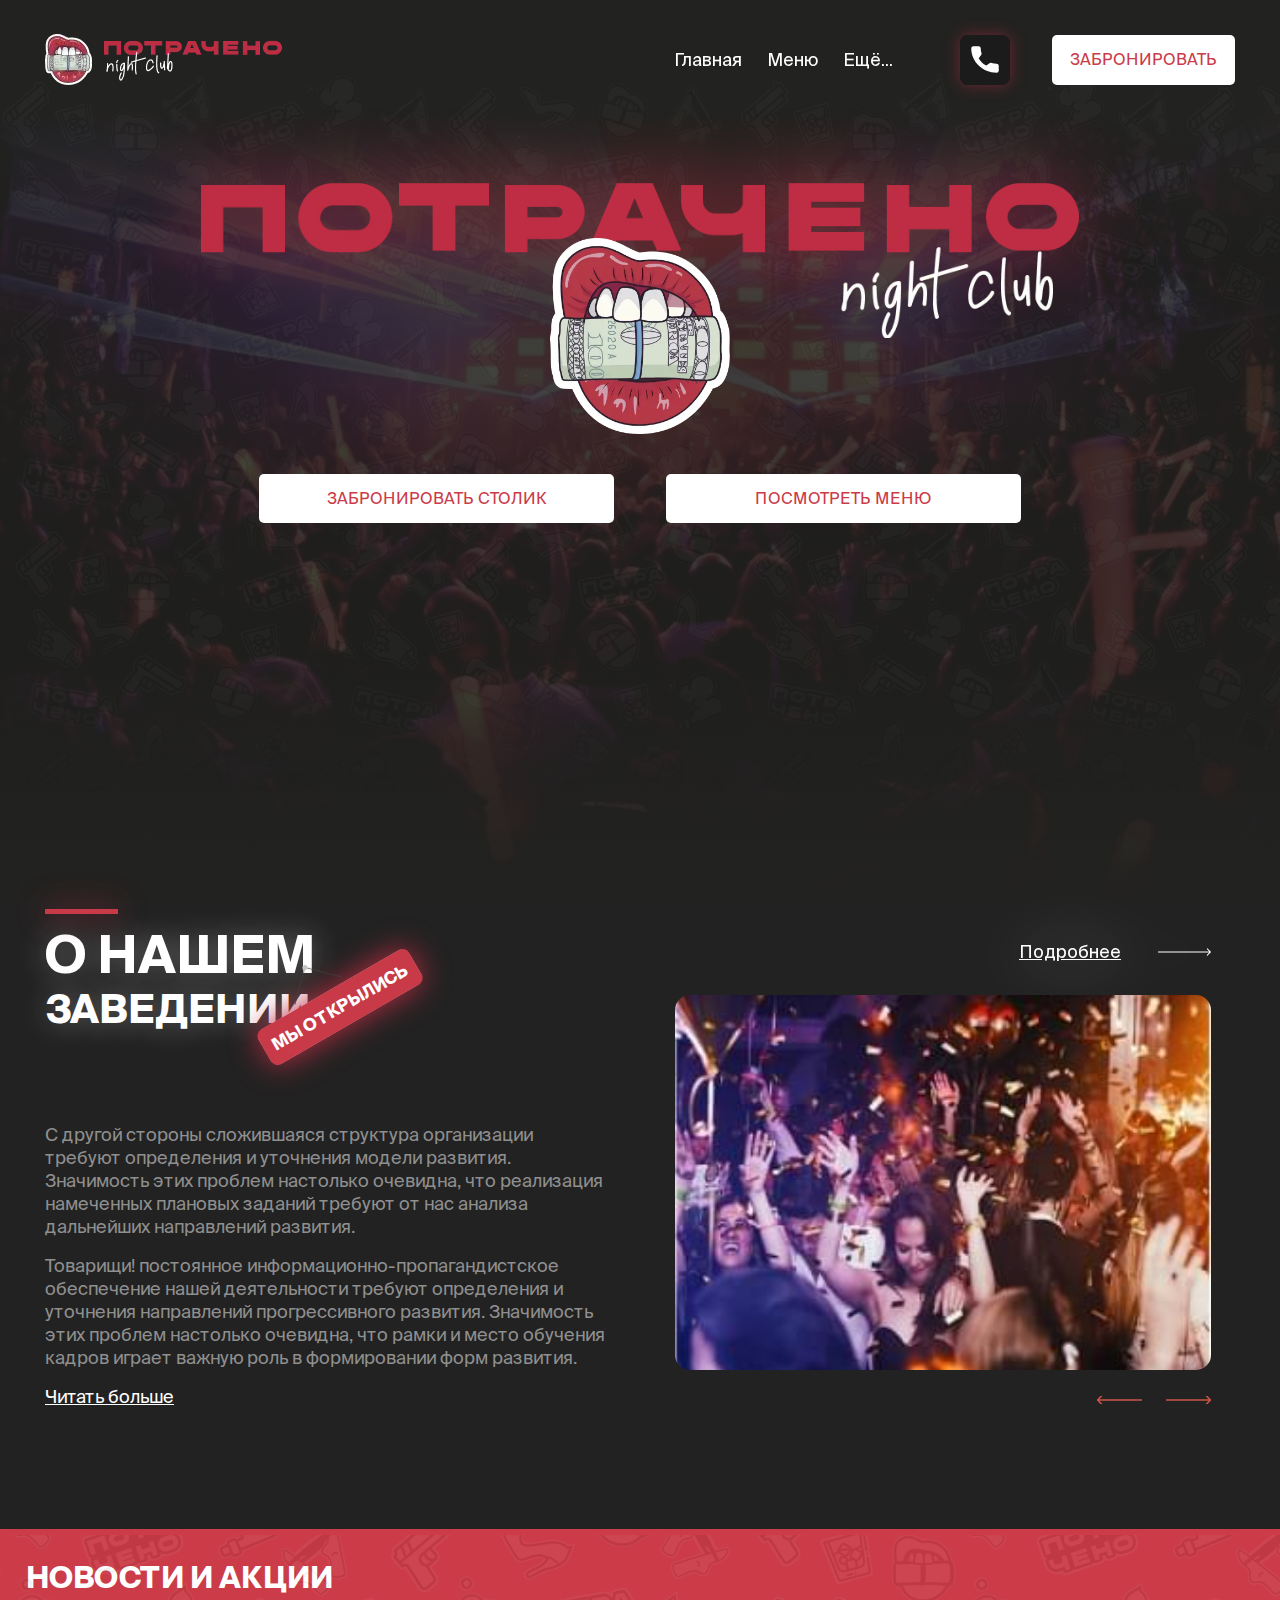
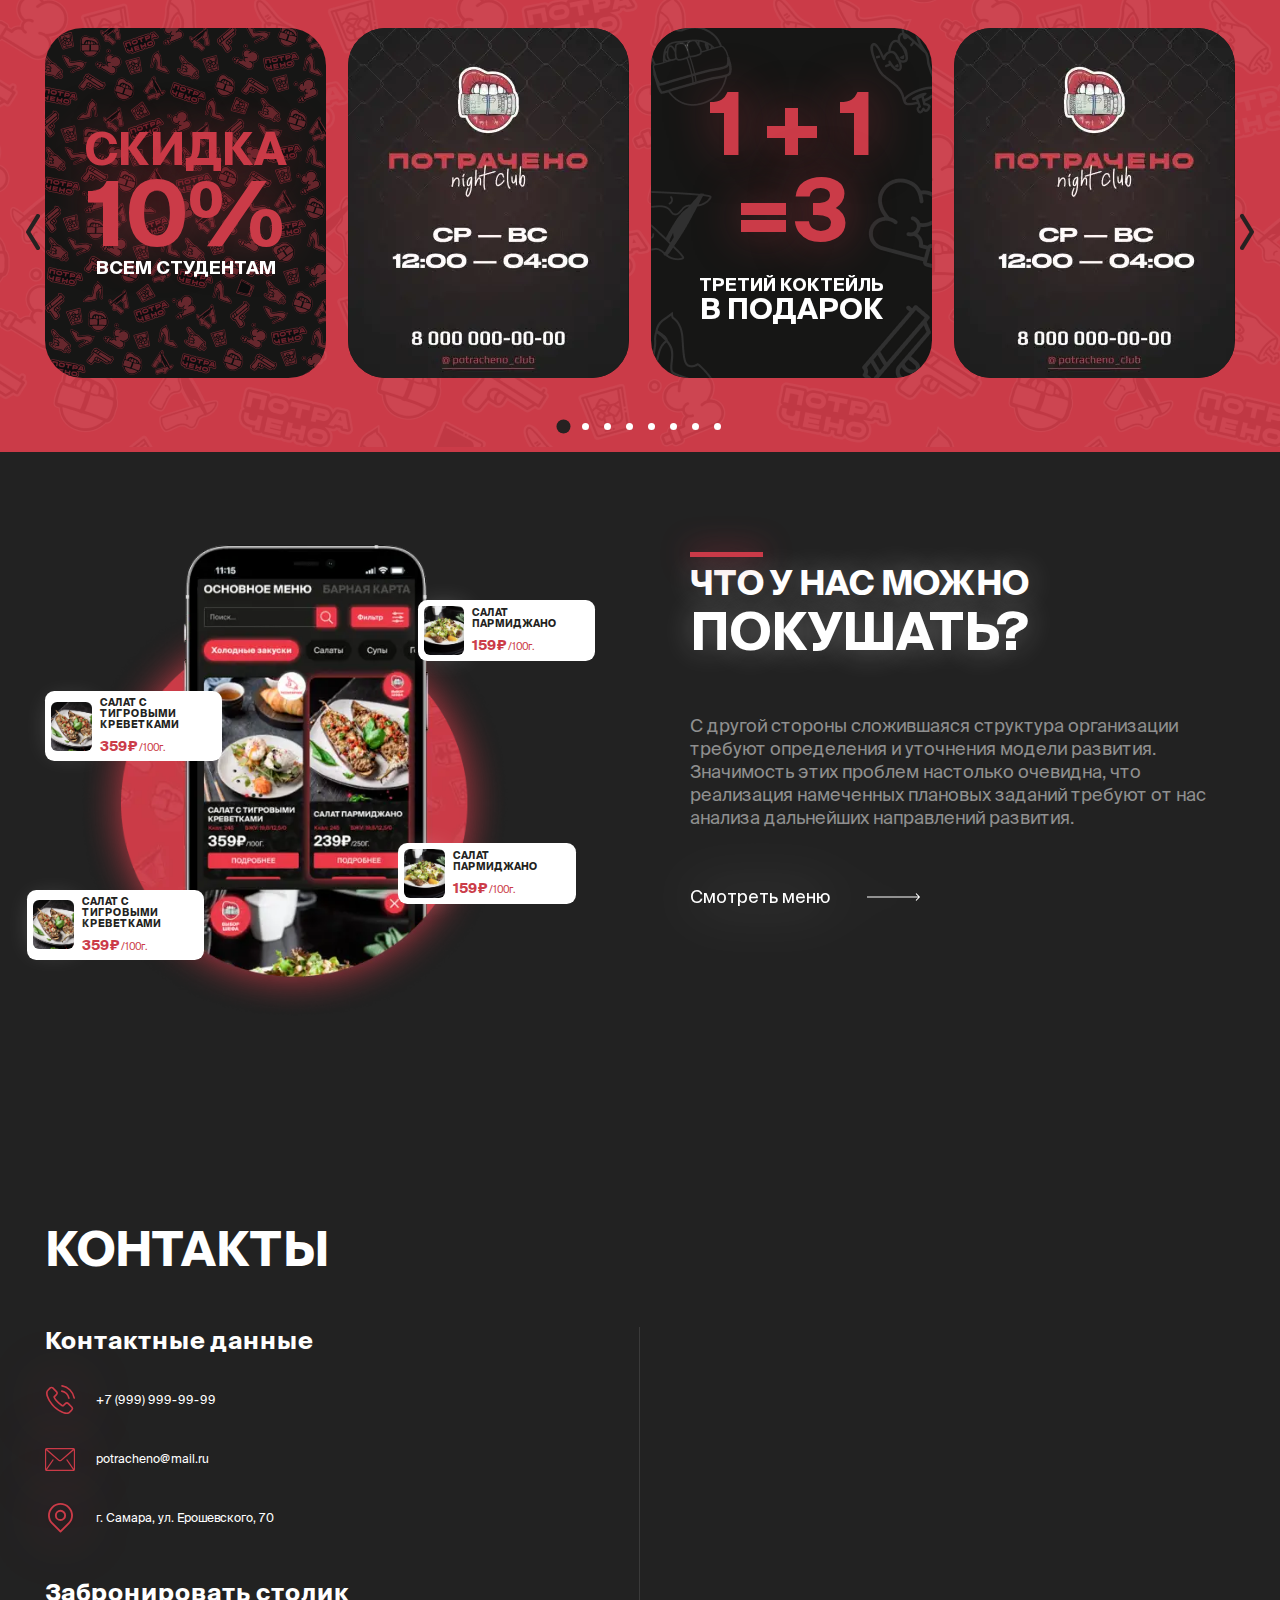
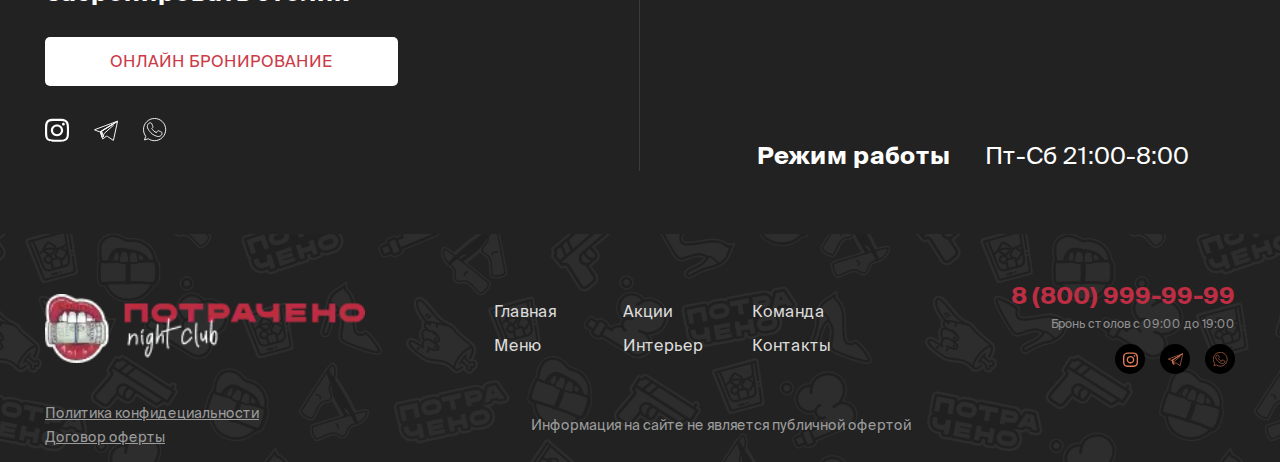
<file: index.html>
<!DOCTYPE html>
<html lang="ru">

<head>
  <meta charset="UTF-8" />
  <meta http-equiv="X-UA-Compatible" content="IE=edge" />
  <meta name="viewport" content="width=device-width, initial-scale=1.0" />
  <title>Потрачено</title>
  <link rel="stylesheet" href="css/app.min.css" />
  <link rel="stylesheet" href="css/style.css" />
</head>

<body>
  <div class="site-wrapper">
    <header class="header">
      <div class="header__container container">
        <a href="index.html" class="header__logo logo">
          <picture>
            <source srcset="img/logo.webp" type="image/webp"><img src="img/logo.png" alt="Логотип сайта">
          </picture>
        </a>
        <div class="header__menu menu">
          <nav class="menu__body js-menu-body">
            <ul class="menu__list">
              <li><a class="menu__link" href="index.html">Главная</a></li>
              <li><a class="menu__link" href="main-menu.html">Меню</a></li>
              <li>
                <a class="menu__link menu__link--more" href="#">Ещё...</a>
                <ul class="menu__sublist">
                  <li><a class="menu__link" href="photo-reports.html">Фотоотчеты</a></li>
                  <li><a class="menu__link" href="about.html">Правила заведения</a></li>
                </ul>
              </li>
            </ul>
            <button class="menu__btn btn">Забронировать столик</button>
          </nav>
        </div>
        <div class="header__actions actions-header">
          <a href="#" class="actions-header__link">
            <picture>
              <source srcset="img/icons/icons.svg#phone" type="image/webp"><img src="img/icons/icons.svg#phone"
                class="actions-header__icon" alt="phone" aria-hidden="true" />
            </picture>
          </a>
          <button class="actions-header__btn btn">Забронировать</button>
          <div class="actions-header__link actions-header__link--mobile">
            <button class="icon-menu js-menu-button">
              <span></span>
              <span></span>
              <span></span>
            </button>
          </div>
        </div>
      </div>
    </header>
    <main class="site-main">
      <div class="hero">
        <div class="hero__container container">
          <div class="hero__decors hero-decor">
            <picture>
              <source srcset="img/hero_decor.webp" type="image/webp"><img class="hero-decor__img hero-decor__img--first"
                src="img/hero_decor.png" alt="decor-1" />
            </picture>
            <picture>
              <source srcset="img/hero_decor2.webp" type="image/webp"><img class="hero-decor__img hero-decor__img--last"
                src="img/hero_decor2.png" alt="decor-2" />
            </picture>
          </div>
          <div class="hero__btns">
            <a class="hero__btn btn" type="button">
              Забронировать столик
            </a>
            <a class="hero__btn btn" type="button">
              Посмотреть меню
            </a>
          </div>
          <div class="hero__bg _ibg">
            <picture>
              <source srcset="img/hero.webp" type="image/webp"><img src="img/hero.jpg" alt="" />
            </picture>
          </div>
        </div>
      </div>
      <section class="about-us">
        <div class="about-us__wrapper">
          <div class="about-us__container container">
            <div class="about-us__row">
              <div class="about-us__section-title">
                <div class="section-title">
                  <h4 class="section-title__text">
                    <span>О нашем</span> заведении
                  </h4>
                  <div class="section-title__sticker">Мы открылись</div>
                </div>
              </div>
              <div class="about-us__left">
                <div class="about-us__text section-text">
                  <p>
                    С другой стороны сложившаяся структура организации требуют
                    определения и уточнения модели развития. Значимость этих
                    проблем настолько очевидна, что реализация намеченных
                    плановых заданий требуют от нас анализа дальнейших
                    направлений развития.
                  </p>
                  <p>
                    Товарищи! постоянное информационно-пропагандистское
                    обеспечение нашей деятельности требуют определения и
                    уточнения направлений прогрессивного развития. Значимость
                    этих проблем настолько очевидна, что рамки и место
                    обучения кадров играет важную роль в формировании форм
                    развития.
                  </p>
                </div>
                <a href="#" class="about-us__link">Читать больше</a>
              </div>
              <div class="about-us__right">
                <div class="about-us__slider">
                  <a href="#" class="about-us__link about-us__link--right section-link">Подробнее</a>
                  <div class="swiper-container slider-about">
                    <div class="swiper-wrapper">
                      <div class="swiper-slide">
                        <div class="slider-about__item _ibg">
                          <picture>
                            <source srcset="img/about-us/2.webp" type="image/webp"><img src="img/about-us/2.jpg"
                              alt="" />
                          </picture>
                        </div>
                      </div>
                      <div class="swiper-slide">
                        <div class="slider-about__item _ibg">
                          <picture>
                            <source srcset="img/about-us/2.webp" type="image/webp"><img src="img/about-us/2.jpg"
                              alt="" />
                          </picture>
                        </div>
                      </div>
                      <div class="swiper-slide">
                        <div class="slider-about__item _ibg">
                          <picture>
                            <source srcset="img/about-us/3.webp" type="image/webp"><img src="img/about-us/3.jpg"
                              alt="" />
                          </picture>
                        </div>
                      </div>
                      <div class="swiper-slide">
                        <div class="slider-about__item _ibg">
                          <picture>
                            <source srcset="img/about-us/4.webp" type="image/webp"><img src="img/about-us/4.jpg"
                              alt="" />
                          </picture>
                        </div>
                      </div>
                      <div class="swiper-slide">
                        <div class="slider-about__item _ibg">
                          <picture>
                            <source srcset="img/about-us/5.webp" type="image/webp"><img src="img/about-us/5.jpg"
                              alt="" />
                          </picture>
                        </div>
                      </div>
                      <div class="swiper-slide">
                        <div class="slider-about__item _ibg">
                          <picture>
                            <source srcset="img/about-us/6.webp" type="image/webp"><img src="img/about-us/6.jpg"
                              alt="" />
                          </picture>
                        </div>
                      </div>
                    </div>
                    <div class="about-us__controls controls-slider">
                      <div class="controls-slider__pagination swiper-pagination"></div>
                      <button class="controls-slider__arrow controls-slider__arrow--prev" type="button"></button>
                      <button class="controls-slider__arrow controls-slider__arrow--next" type="button"></button>
                    </div>
                  </div>
                </div>
              </div>
            </div>
          </div>
        </div>
      </section>
      <section class="news-stocks">
        <div class="news-stocks__wrapper">
          <div class="news-stocks__container container">
            <div class="news-stocks__top">
              <h4 class="news-stocks__title">Новости и акции</h4>
            </div>
            <div class="news-stocks__slider">
              <div class="stocks-slider swiper-container" id="stocks_slider">
                <div class="swiper-wrapper">
                  <div class="swiper-slide">
                    <div class="stock-item stock-item--first">
                      <div class="stock-item__title">
                        Скидка <span>10%</span>
                      </div>
                      <div class="stock-item__text">всем студентам</div>
                    </div>
                  </div>
                  <div class="swiper-slide">
                    <div class="stock-item">
                      <div class="stock-item__img">
                        <picture>
                          <source srcset="img/stock.webp" type="image/webp"><img src="img/stock.png" alt="Акция" />
                        </picture>
                      </div>
                    </div>
                  </div>
                  <div class="swiper-slide">
                    <div class="stock-item stock-item--third">
                      <div class="stock-item__title stock-item__title--big">
                        1 + 1 <br />
                        =3
                      </div>
                      <div class="stock-item__text">
                        Третий коктейль <span>в подарок</span>
                      </div>
                    </div>
                  </div>
                  <div class="swiper-slide">
                    <div class="stock-item">
                      <div class="stock-item__img">
                        <picture>
                          <source srcset="img/stock.webp" type="image/webp"><img src="img/stock.png" alt="Акция" />
                        </picture>
                      </div>
                    </div>
                  </div>
                  <div class="swiper-slide">
                    <div class="stock-item stock-item--first">
                      <div class="stock-item__title">
                        Скидка <span>10%</span>
                      </div>
                      <div class="stock-item__text">всем студентам</div>
                    </div>
                  </div>
                  <div class="swiper-slide">
                    <div class="stock-item">
                      <div class="stock-item__img">
                        <picture>
                          <source srcset="img/stock.webp" type="image/webp"><img src="img/stock.png" alt="Акция" />
                        </picture>
                      </div>
                    </div>
                  </div>
                  <div class="swiper-slide">
                    <div class="stock-item stock-item--third">
                      <div class="stock-item__title stock-item__title--big">
                        1 + 1 <br />
                        =3
                      </div>
                      <div class="stock-item__text">
                        Третий коктейль <span>в подарок</span>
                      </div>
                    </div>
                  </div>
                  <div class="swiper-slide">
                    <div class="stock-item">
                      <div class="stock-item__img">
                        <picture>
                          <source srcset="img/stock.webp" type="image/webp"><img src="img/stock.png" alt="Акция" />
                        </picture>
                      </div>
                    </div>
                  </div>
                </div>
                <div class="stocks-slider__pagination"></div>
                <div class="stocks-slider__arrows">
                  <button class="stocks-slider__arrow stocks-slider__arrow--prev" type="button"></button>
                  <button class="stocks-slider__arrow stocks-slider__arrow--next" type="button"></button>
                </div>
              </div>
            </div>
          </div>
        </div>
      </section>
      <section class="section-info">
        <div class="section-info__wrapper">
          <div class="section-info__container container">
            <div class="section-info__row">
              <div class="section-info__col"></div>
              <div class="section-info__col">
                <div class="section-title">
                  <h4 class="section-title__text section-title__text--section-info">
                    Что у нас можно <span>покушать?</span>
                  </h4>
                </div>
              </div>
              <div class="section-info__col section-info__col--left">
                <div class="section-info__img">
                  <picture>
                    <source srcset="img/info-left.webp" type="image/webp"><img src="img/info-left.png" alt="">
                  </picture>
                </div>
                <div class="section-info__meal section-info__meal--1 info-meal">
                  <div class="info-meal__left">
                    <picture>
                      <source srcset="img/meals/1.webp" type="image/webp"><img src="img/meals/1.jpg" alt="">
                    </picture>
                  </div>
                  <div class="info-meal__right">
                    <h4 class="info-meal__title">Салат с тигровыми креветками</h4>
                    <div class="info-meal__price"><span>359₽</span>/100г.</div>
                  </div>
                </div>
                <div class="section-info__meal section-info__meal--2 info-meal">
                  <div class="info-meal__left">
                    <picture>
                      <source srcset="img/meals/2.webp" type="image/webp"><img src="img/meals/2.jpg" alt="">
                    </picture>
                  </div>
                  <div class="info-meal__right">
                    <h4 class="info-meal__title">Салат пармиджано</h4>
                    <div class="info-meal__price"><span>159₽</span>/100г.</div>
                  </div>
                </div>
                <div class="section-info__meal section-info__meal--3 info-meal">
                  <div class="info-meal__left">
                    <picture>
                      <source srcset="img/meals/1.webp" type="image/webp"><img src="img/meals/1.jpg" alt="">
                    </picture>
                  </div>
                  <div class="info-meal__right">
                    <h4 class="info-meal__title">Салат с тигровыми креветками</h4>
                    <div class="info-meal__price"><span>359₽</span>/100г.</div>
                  </div>
                </div>
                <div class="section-info__meal section-info__meal--4 info-meal">
                  <div class="info-meal__left">
                    <picture>
                      <source srcset="img/meals/2.webp" type="image/webp"><img src="img/meals/2.jpg" alt="">
                    </picture>
                  </div>
                  <div class="info-meal__right">
                    <h4 class="info-meal__title">Салат пармиджано</h4>
                    <div class="info-meal__price"><span>159₽</span>/100г.</div>
                  </div>
                </div>
              </div>
              <div class="section-info__col section-info__col--right">
                <div class="section-text section-text--section-info">
                  <p>
                    С другой стороны сложившаяся структура организации требуют
                    определения и уточнения модели развития. Значимость этих
                    проблем настолько очевидна, что реализация намеченных
                    плановых заданий требуют от нас анализа дальнейших
                    направлений развития.
                  </p>
                </div>
                <a href="#" class="section-link">Смотреть меню</a>
              </div>
            </div>
          </div>
        </div>
      </section>
      <section class="contacts">
        <div class="contacts__container container">
          <h3 class="contacts__title">Контакты</h3>
          <div class="contacts__row">
            <div class="contacts__col contacts__col--left">
              <div class="contacts-group">
                <strong class="contacts-group__title">Контактные данные</strong>
                <ul class="contacts-group__list">
                  <li><a href="tel:+79999999999" class="contacts-group__link contacts-group__link--phone">+7 (999)
                      999-99-99</a></li>
                  <li><a href="mailto:potracheno@mail.ru"
                      class="contacts-group__link contacts-group__link--mail">potracheno@mail.ru</a></li>
                  <li><a class="contacts-group__link contacts-group__link--mark"> г. Самара, ул. Ерошевского, 70</a>
                  </li>
                </ul>
              </div>
              <div class="contacts-group">
                <strong class="contacts-group__title">Забронировать столик</strong>
                <button class="contacts-group__btn btn">Онлайн бронирование</button>
                <div class="contacts-group__socials contacts-socials">
                  <a href="#" class="contacts-socials__link contacts-socials__link--instagram"></a>
                  <a href="#" class="contacts-socials__link contacts-socials__link--tg"></a>
                  <a href="#" class="contacts-socials__link contacts-socials__link--whatsapp"></a>
                </div>
              </div>
            </div>
            <div class="contacts__col contacts__col--right">
              <div class="contacts__map">
                <iframe
                  src="https://www.google.com/maps/embed?pb=!1m18!1m12!1m3!1d2389.2477876328953!2d50.162437215724694!3d53.21340537995139!2m3!1f0!2f0!3f0!3m2!1i1024!2i768!4f13.1!3m3!1m2!1s0x41661e95c46e5cf7%3A0xacf252a7f0297ad1!2z0YPQuy4g0JXRgNC-0YjQtdCy0YHQutC-0LPQviwgNzAsINCh0LDQvNCw0YDQsCwg0KHQsNC80LDRgNGB0LrQsNGPINC-0LHQuy4sINCg0L7RgdGB0LjRjywgNDQzMDg2!5e0!3m2!1sru!2s!4v1623245769371!5m2!1sru!2s"
                  allowfullscreen="" loading="lazy"></iframe>
              </div>
              <div class="contacts__time">
                <strong>Режим работы</strong>
                Пт-Сб 21:00-8:00
              </div>
            </div>
          </div>
        </div>
      </section>
    </main>
    <footer class="footer">
      <div class="footer__wrapper">
        <div class="footer__container container">
          <div class="footer__top">
            <a href="#" class="footer-logo">
              <picture>
                <source srcset="img/logo.webp" type="image/webp"><img src="img/logo.png" alt="logo">
              </picture>
            </a>
            <div class="footer-nav">
              <a href="#" class="footer-nav__link">Главная</a>
              <a href="#" class="footer-nav__link">Акции</a>
              <a href="#" class="footer-nav__link">Команда</a>
              <a href="#" class="footer-nav__link">Меню</a>
              <a href="#" class="footer-nav__link">Интерьер</a>
              <a href="#" class="footer-nav__link">Контакты</a>
            </div>
            <div class="footer-right">
              <a href="tel:88009999999" class="footer-right__link">8 (800) 999-99-99</a>
              <span class="footer-right__text">Бронь столов с 09:00 до 19:00</span>
              <div class="footer__right">
                <div class="contacts-socials contacts-socials--footer">
                  <div class="contacts-socials__item">
                    <a href="#" class="contacts-socials__link contacts-socials__link--instagram"></a>
                  </div>
                  <div class="contacts-socials__item">
                    <a href="#" class="contacts-socials__link contacts-socials__link--tg"></a>
                  </div>
                  <div class="contacts-socials__item">
                    <a href="#" class="contacts-socials__link contacts-socials__link--whatsapp"></a>
                  </div>
                </div>
              </div>
            </div>
          </div>
          <div class="footer__bottom footer-bottom">
            <div class="footer-bottom__left">
              <a href="#" class="footer-bottom__link">Политика конфидециальности</a>
              <a href="#" class="footer-bottom__link">Договор оферты</a>
            </div>
            <div class="footer-bottom__center">
              <span class="footer-bottom__text">Информация на сайте не является публичной офертой</span>
            </div>
          </div>
        </div>
      </div>
    </footer>
  </div>
  <script src="js/app.min.js"></script>
  <script src="js/custom.js"></script>
</body>

</html>
</file>
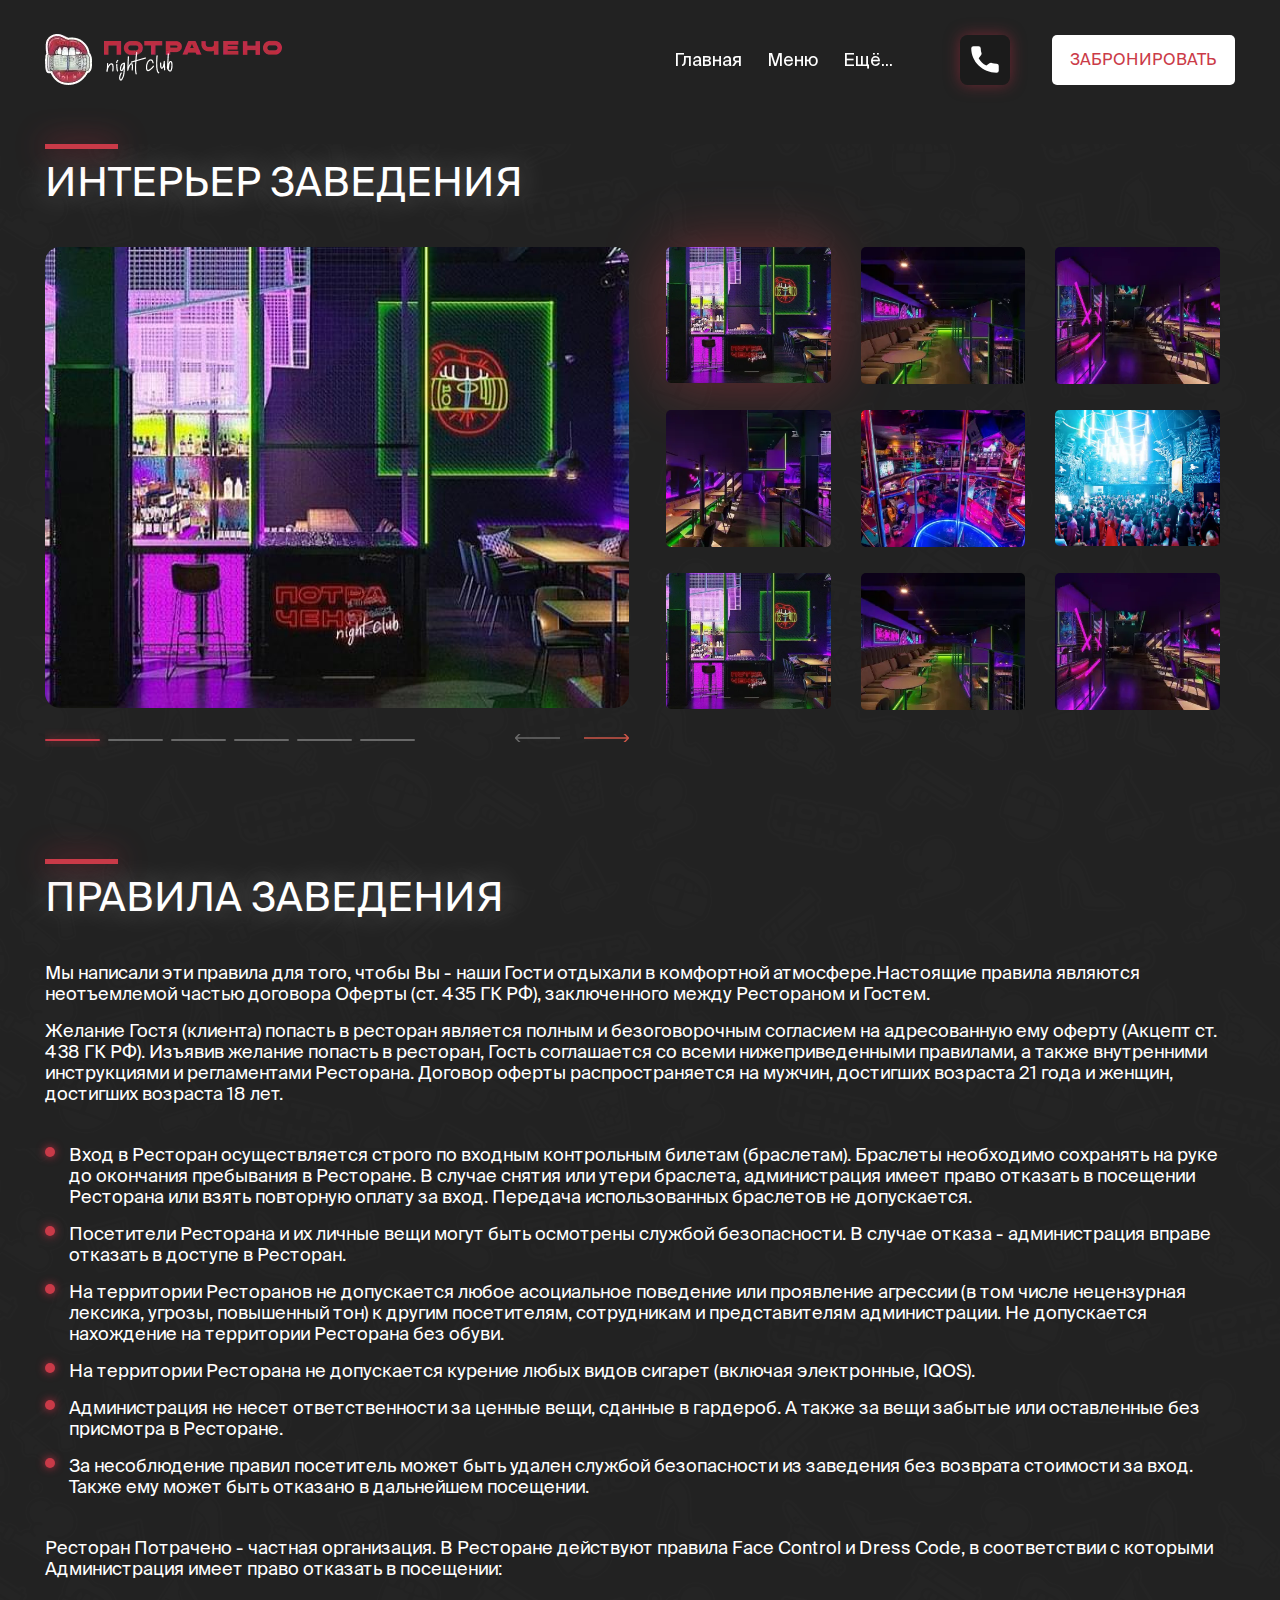
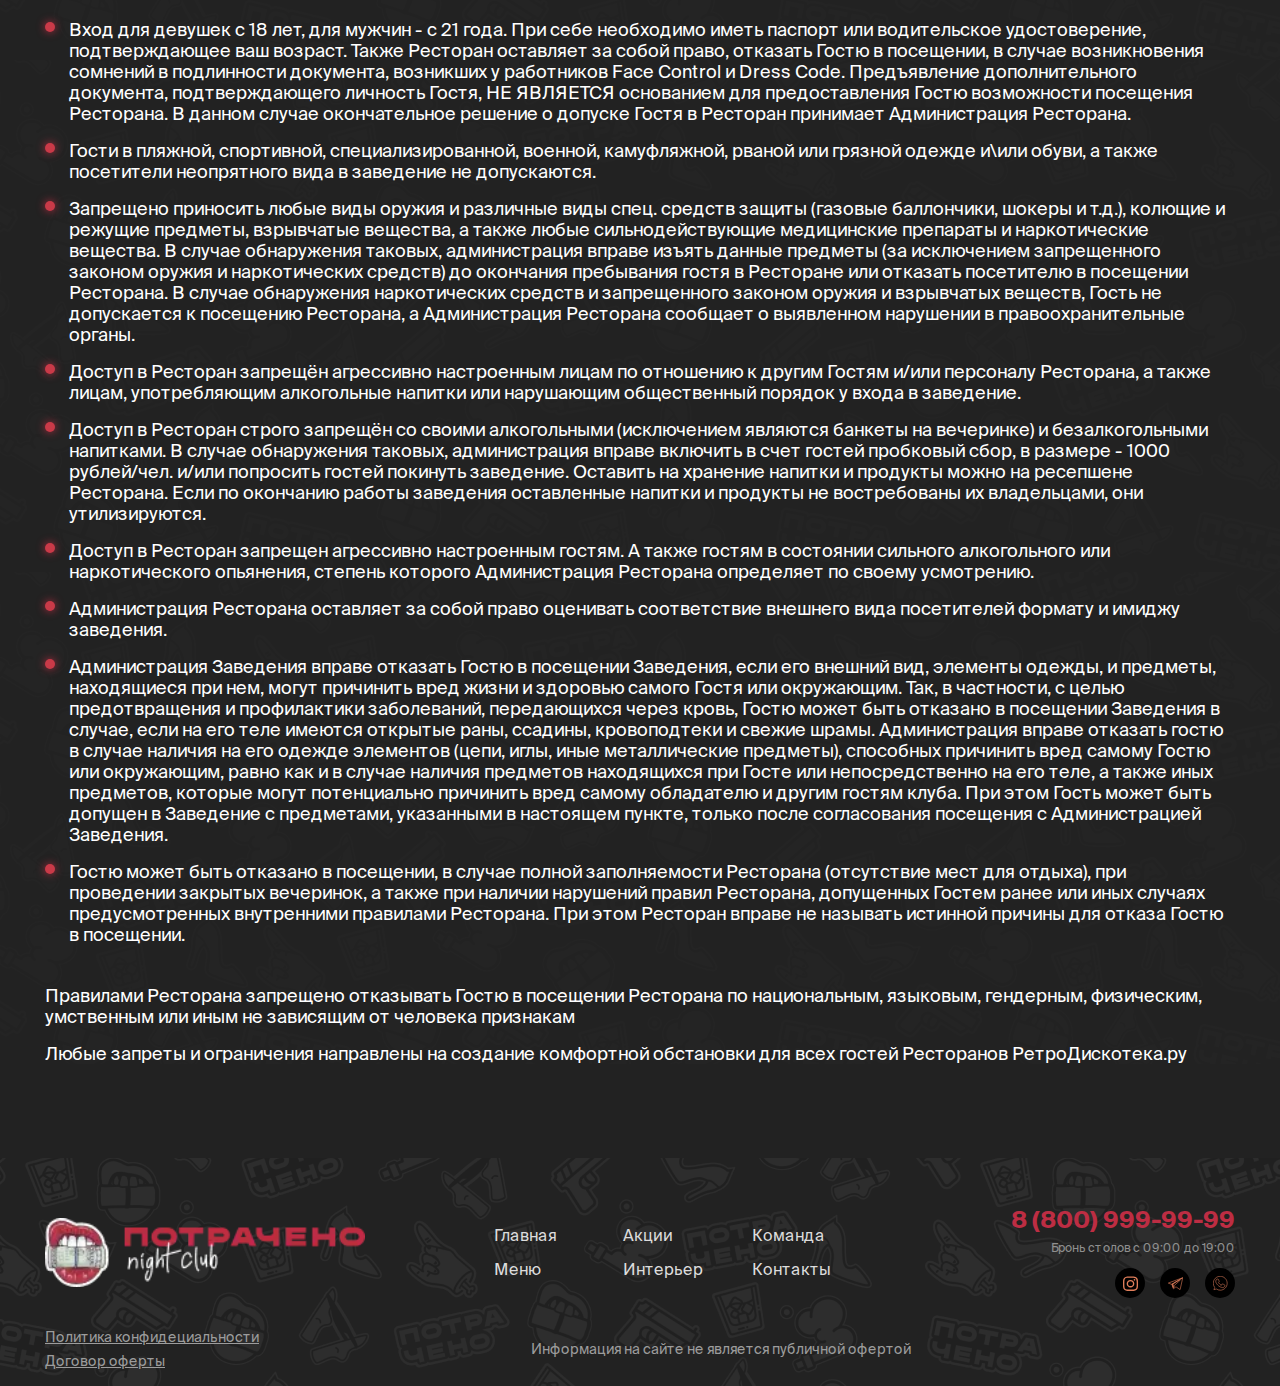
<file: about.html>
<!DOCTYPE html>
<html lang="ru">
  <head>
    <meta charset="UTF-8" />
    <meta http-equiv="X-UA-Compatible" content="IE=edge" />
    <meta name="viewport" content="width=device-width, initial-scale=1.0" />
    <title>Потрачено - Фотоотчёты</title>
    <link rel="stylesheet" href="css/app.min.css" />
    <link rel="stylesheet" href="css/style.css" />
  </head>
  <body>
    <div class="site-wrapper">
      <header class="header">
    <div class="header__container container">
        <a href="#" class="header__logo logo">
            <picture><source srcset="img/logo.webp" type="image/webp"><img src="img/logo.png" alt="Логотип сайта"></picture>
        </a>
        <div class="header__menu menu">
            <nav class="menu__body js-menu-body">
                <ul class="menu__list">
                  <li><a class="menu__link" href="index.html">Главная</a></li>
                  <li><a class="menu__link" href="main-menu.html">Меню</a></li>
                    <li>
                        <a class="menu__link menu__link--more" href="#">Ещё...</a>
                        <ul class="menu__sublist">
                          <li><a class="menu__link" href="photo-reports.html">Фотоотчеты</a></li>
                          <li><a class="menu__link" href="about.html">Правила заведения</a></li>
                        </ul>
                    </li>
                </ul>
                <button class="menu__btn btn">Забронировать столик</button>
            </nav>
        </div>
        <div class="header__actions actions-header">
            <a href="#" class="actions-header__link">
                <picture><source srcset="img/icons/icons.svg#phone" type="image/webp"><img src="img/icons/icons.svg#phone" class="actions-header__icon" alt="phone" aria-hidden="true"/></picture>
            </a>
            <button class="actions-header__btn btn">Забронировать</button>
            <div class="actions-header__link actions-header__link--mobile">
                <button class="icon-menu js-menu-button">
                    <span></span>
                    <span></span>
                    <span></span>
                </button>
            </div>
        </div>
    </div>
</header>
      <main class="site-main">
        <div class="site-main__spacer site-main__spacer--rules"></div>
        <section class="about">
          <div class="about__wrapper">
            <div class="about__inner">
              <div class="about__container container">
                <div class="about__section-title section-title">
                  <h4 class="section-title__text section-title__text--regular">Интерьер заведения</h4>
                </div>
                <div class="about__row">
                  <div class="about__col about__left">
                    <div class="about-us__slider">
                      <div class="swiper-container slider-about">
                        <div class="swiper-wrapper">
                          <div class="swiper-slide js-about-slide" data-index="1">
                            <div class="slider-about__item _ibg">
                              <picture><source srcset="img/photo-reports/1.webp" type="image/webp"><img src="img/photo-reports/1.jpg" alt="" /></picture>
                            </div>
                          </div>
                          <div class="swiper-slide js-about-slide" data-index="2">
                            <div class="slider-about__item _ibg">
                              <picture><source srcset="img/photo-reports/2.webp" type="image/webp"><img src="img/photo-reports/2.jpg" alt="" /></picture>
                            </div>
                          </div>
                          <div class="swiper-slide js-about-slide" data-index="3">
                            <div class="slider-about__item _ibg">
                              <picture><source srcset="img/about-us/3.webp" type="image/webp"><img src="img/about-us/3.jpg" alt="" /></picture>
                            </div>
                          </div>
                          <div class="swiper-slide js-about-slide" data-index="4">
                            <div class="slider-about__item _ibg">
                              <picture><source srcset="img/about-us/4.webp" type="image/webp"><img src="img/about-us/4.jpg" alt="" /></picture>
                            </div>
                          </div>
                          <div class="swiper-slide js-about-slide" data-index="5">
                            <div class="slider-about__item _ibg">
                              <picture><source srcset="img/about-us/5.webp" type="image/webp"><img src="img/about-us/5.jpg" alt="" /></picture>
                            </div>
                          </div>
                          <div class="swiper-slide js-about-slide" data-index="6">
                            <div class="slider-about__item _ibg">
                              <picture><source srcset="img/about-us/6.webp" type="image/webp"><img src="img/about-us/6.jpg" alt="" /></picture>
                            </div>
                          </div>
                          <div class="swiper-slide js-about-slide" data-index="7">
                            <div class="slider-about__item _ibg">
                              <picture><source srcset="img/about-us/1.webp" type="image/webp"><img src="img/about-us/1.jpg" alt="" /></picture>
                            </div>
                          </div>
                          <div class="swiper-slide js-about-slide" data-index="8">
                            <div class="slider-about__item _ibg">
                              <picture><source srcset="img/about-us/2.webp" type="image/webp"><img src="img/about-us/2.jpg" alt="" /></picture>
                            </div>
                          </div>
                          <div class="swiper-slide js-about-slide" data-index="9">
                            <div class="slider-about__item _ibg">
                              <picture><source srcset="img/about-us/3.webp" type="image/webp"><img src="img/about-us/3.jpg" alt="" /></picture>
                            </div>
                          </div>
                        </div>
                        <div class="about-us__controls controls-slider">
                          <div class="controls-slider__pagination swiper-pagination"></div>
                          <div class="controls-slider__arrows">
                            <button class="controls-slider__arrow controls-slider__arrow--prev" type="button"></button>
                            <button class="controls-slider__arrow controls-slider__arrow--next" type="button"></button>
                          </div>
                        </div>
                      </div>
                    </div>
                  </div>
                  <div class="about__col about__right">
                    <div class="about__subrow">
                      <div class="swiper-container about__thumbs">
                        <div class="swiper-wrapper">
                          <div class="swiper-slide">
                            <div class="about__item about__item--active js-about-thumb"><picture><source srcset="img/photo-reports/1.webp" type="image/webp"><img src="img/photo-reports/1.jpg" alt=""></picture></div>
                          </div>
                          <div class="swiper-slide">
                            <div class="about__item js-about-thumb"><picture><source srcset="img/photo-reports/2.webp" type="image/webp"><img src="img/photo-reports/2.jpg" alt=""></picture></div>
                          </div>
                          <div class="swiper-slide">
                            <div class="about__item js-about-thumb"><picture><source srcset="img/photo-reports/3.webp" type="image/webp"><img src="img/photo-reports/3.jpg" alt=""></picture></div>
                          </div>
                          <div class="swiper-slide">
                            <div class="about__item js-about-thumb"><picture><source srcset="img/photo-reports/4.webp" type="image/webp"><img src="img/photo-reports/4.jpg" alt=""></picture></div>
                          </div>
                          <div class="swiper-slide">
                            <div class="about__item js-about-thumb"><picture><source srcset="img/photo-reports/5.webp" type="image/webp"><img src="img/photo-reports/5.jpg" alt=""></picture></div>
                          </div>
                          <div class="swiper-slide">
                            <div class="about__item js-about-thumb"><picture><source srcset="img/photo-reports/6.webp" type="image/webp"><img src="img/photo-reports/6.jpg" alt=""></picture></div>
                          </div>
                          <div class="swiper-slide">
                            <div class="about__item js-about-thumb"><picture><source srcset="img/photo-reports/1.webp" type="image/webp"><img src="img/photo-reports/1.jpg" alt=""></picture></div>
                          </div>
                          <div class="swiper-slide">
                            <div class="about__item js-about-thumb"><picture><source srcset="img/photo-reports/2.webp" type="image/webp"><img src="img/photo-reports/2.jpg" alt=""></picture></div>
                          </div>
                          <div class="swiper-slide">
                            <div class="about__item js-about-thumb"><picture><source srcset="img/photo-reports/3.webp" type="image/webp"><img src="img/photo-reports/3.jpg" alt=""></picture></div>
                          </div>
                        </div>
                      </div>
                    </div>
                  </div>
                </div>
                <div class="about__rules">
                  <div class="about__section-title section-title">
                    <h4 class="section-title__text section-title__text--regular">Правила заведения</h4>
                  </div>
                  <div class="rules-about">
                    <p>Мы написали эти правила для того, чтобы Вы - наши Гости отдыхали в комфортной атмосфере.Настоящие правила являются неотъемлемой частью договора Оферты (ст. 435 ГК РФ), заключенного между Рестораном и Гостем.</p>
                    <p>Желание Гостя (клиента) попасть в ресторан является полным и безоговорочным согласием на адресованную ему оферту (Акцепт ст. 438 ГК РФ). Изъявив желание попасть в ресторан, Гость соглашается со всеми нижеприведенными правилами, а также внутренними инструкциями и регламентами Ресторана. Договор оферты распространяется на мужчин, достигших возраста 21 года и женщин, достигших возраста 18 лет.</p>
                    <br>
                    <ul>
                      <li>
                        <p> Вход в Ресторан осуществляется строго по входным контрольным билетам (браслетам). Браслеты необходимо сохранять на руке до окончания пребывания в Ресторане. В случае снятия или утери браслета, администрация имеет право отказать в посещении Ресторана или взять повторную оплату за вход. Передача использованных браслетов не допускается.</p>
                      </li>
                      <li>
                        <p>Посетители Ресторана и их личные вещи могут быть осмотрены службой безопасности. В случае отказа - администрация вправе отказать в доступе в Ресторан.</p>
                      </li>
                      <li>
                        <p>На территории Ресторанов не допускается любое асоциальное поведение или проявление агрессии (в том числе нецензурная лексика, угрозы, повышенный тон) к другим посетителям, сотрудникам и представителям администрации. Не допускается нахождение на территории Ресторана без обуви.</p>
                      </li>
                      <li>
                        <p>На территории Ресторана не допускается курение любых видов сигарет (включая электронные, IQOS).</p>
                      </li>
                      <li>
                        <p>Администрация не несет ответственности за ценные вещи, сданные в гардероб. А также за вещи забытые или оставленные без присмотра в Ресторане.</p>
                      </li>
                      <li>
                        <p>За несоблюдение правил посетитель может быть удален службой безопасности из заведения без возврата стоимости за вход. Также ему может быть отказано в дальнейшем посещении.</p>
                      </li>
                    </ul>
                    <br>
                    <p>Ресторан Потрачено - частная организация. В Ресторане действуют правила Face Control и Dress Code, в соответствии с которыми Администрация имеет право отказать в посещении:</p>
                    <br>
                    <ul>
                      <li>
                        <p>Вход для девушек с 18 лет, для мужчин - с 21 года. При себе необходимо иметь паспорт или водительское удостоверение, подтверждающее ваш возраст. Также Ресторан оставляет за собой право, отказать Гостю в посещении, в случае возникновения сомнений в подлинности документа, возникших у работников Face Control и Dress Code. Предъявление дополнительного документа, подтверждающего личность Гостя, НЕ ЯВЛЯЕТСЯ основанием для предоставления Гостю возможности посещения Ресторана. В данном случае окончательное решение о допуске Гостя в Ресторан принимает Администрация Ресторана.</p>
                      </li>
                      <li>
                        <p>Гости в пляжной, спортивной, специализированной, военной, камуфляжной, рваной или грязной одежде и\или обуви, а также посетители неопрятного вида в заведение не допускаются.</p>
                      </li>
                      <li>
                        <p>Запрещено приносить любые виды оружия и различные виды спец. средств защиты (газовые баллончики, шокеры и т.д.), колющие и режущие предметы, взрывчатые вещества, а также любые сильнодействующие медицинские препараты и наркотические вещества. В случае обнаружения таковых, администрация вправе изъять данные предметы (за исключением запрещенного законом оружия и наркотических средств) до окончания пребывания гостя в Ресторане или отказать посетителю в посещении Ресторана. В случае обнаружения наркотических средств и запрещенного законом оружия и взрывчатых веществ, Гость не допускается к посещению Ресторана, а Администрация Ресторана сообщает о выявленном нарушении в правоохранительные органы.</p>
                      </li>
                      <li>
                        <p>Доступ в Ресторан запрещён агрессивно настроенным лицам по отношению к другим Гостям и/или персоналу Ресторана, а также лицам, употребляющим алкогольные напитки или нарушающим общественный порядок у входа в заведение.</p>
                      </li>
                      <li>
                        <p>Доступ в Ресторан строго запрещён со своими алкогольными (исключением являются банкеты на вечеринке) и безалкогольными напитками. В случае обнаружения таковых, администрация вправе включить в счет гостей пробковый сбор, в размере - 1000 рублей/чел. и/или попросить гостей покинуть заведение. Оставить на хранение напитки и продукты можно на ресепшене Ресторана. Если по окончанию работы заведения оставленные напитки и продукты не востребованы их владельцами, они утилизируются.</p>
                      </li>
                      <li>
                        <p>Доступ в Ресторан запрещен агрессивно настроенным гостям. А также гостям в состоянии сильного алкогольного или наркотического опьянения, степень которого Администрация Ресторана определяет по своему усмотрению.</p>
                      </li>
                      <li>
                        <p>Администрация Ресторана оставляет за собой право оценивать соответствие внешнего вида посетителей формату и имиджу заведения.</p>
                      </li>
                      <li>
                        <p>Администрация Заведения вправе отказать Гостю в посещении Заведения, если его внешний вид, элементы одежды, и предметы, находящиеся при нем, могут причинить вред жизни и здоровью самого Гостя или окружающим. Так, в частности, с целью предотвращения и профилактики заболеваний, передающихся через кровь, Гостю может быть отказано в посещении Заведения в случае, если на его теле имеются открытые раны, ссадины, кровоподтеки и свежие шрамы. Администрация вправе отказать гостю в случае наличия на его одежде элементов (цепи, иглы, иные металлические предметы), способных причинить вред самому Гостю или окружающим, равно как и в случае наличия предметов находящихся при Госте или непосредственно на его теле, а также иных предметов, которые могут потенциально причинить вред самому обладателю и другим гостям клуба. При этом Гость может быть допущен в Заведение с предметами, указанными в настоящем пункте, только после согласования посещения с Администрацией Заведения.</p>
                      </li>
                      <li>
                        <p>Гостю может быть отказано в посещении, в случае полной заполняемости Ресторана (отсутствие мест для отдыха), при проведении закрытых вечеринок, а также при наличии нарушений правил Ресторана, допущенных Гостем ранее или иных случаях предусмотренных внутренними правилами Ресторана. При этом Ресторан вправе не называть истинной причины для отказа Гостю в посещении.</p>
                      </li>
                    </ul>
                    <br>
                    <p>Правилами Ресторана запрещено отказывать Гостю в посещении Ресторана по национальным, языковым, гендерным, физическим, умственным или иным не зависящим от человека признакам</p>
                    <p>Любые запреты и ограничения направлены на создание комфортной обстановки для всех гостей Ресторанов РетроДискотека.ру</p>
                  </div>
                </div>
              </div>
            </div>
          </div>
        </section>
      </main>
      <footer class="footer">
  <div class="footer__wrapper">
    <div class="footer__container container">
      <div class="footer__top">
        <a href="#" class="footer-logo">
          <picture><source srcset="img/logo.webp" type="image/webp"><img src="img/logo.png" alt="logo"></picture>
        </a>
        <div class="footer-nav">
          <a href="#" class="footer-nav__link">Главная</a>
          <a href="#" class="footer-nav__link">Акции</a>
          <a href="#" class="footer-nav__link">Команда</a>
          <a href="#" class="footer-nav__link">Меню</a>
          <a href="#" class="footer-nav__link">Интерьер</a>
          <a href="#" class="footer-nav__link">Контакты</a>
        </div>
        <div class="footer-right">
          <a href="tel:88009999999" class="footer-right__link">8 (800) 999-99-99</a>
          <span class="footer-right__text">Бронь столов с 09:00 до 19:00</span>
          <div class="footer__right">
            <div class="contacts-socials contacts-socials--footer">
              <div class="contacts-socials__item">
                <a href="#" class="contacts-socials__link contacts-socials__link--instagram"></a>
              </div>
              <div class="contacts-socials__item">
                <a href="#" class="contacts-socials__link contacts-socials__link--tg"></a>
              </div>
              <div class="contacts-socials__item">
                <a href="#" class="contacts-socials__link contacts-socials__link--whatsapp"></a>
              </div>
            </div>
          </div>
        </div>
      </div>
      <div class="footer__bottom footer-bottom">
        <div class="footer-bottom__left">
          <a href="#" class="footer-bottom__link">Политика конфидециальности</a>
          <a href="#" class="footer-bottom__link">Договор оферты</a>
        </div>
        <div class="footer-bottom__center">
          <span class="footer-bottom__text">Информация на сайте не является публичной офертой</span>
        </div>
      </div>
    </div>
  </div>
</footer>
    </div>
    <script src="js/app.min.js"></script>
    <script src="js/custom.js"></script>
  </body>
</html>
</file>
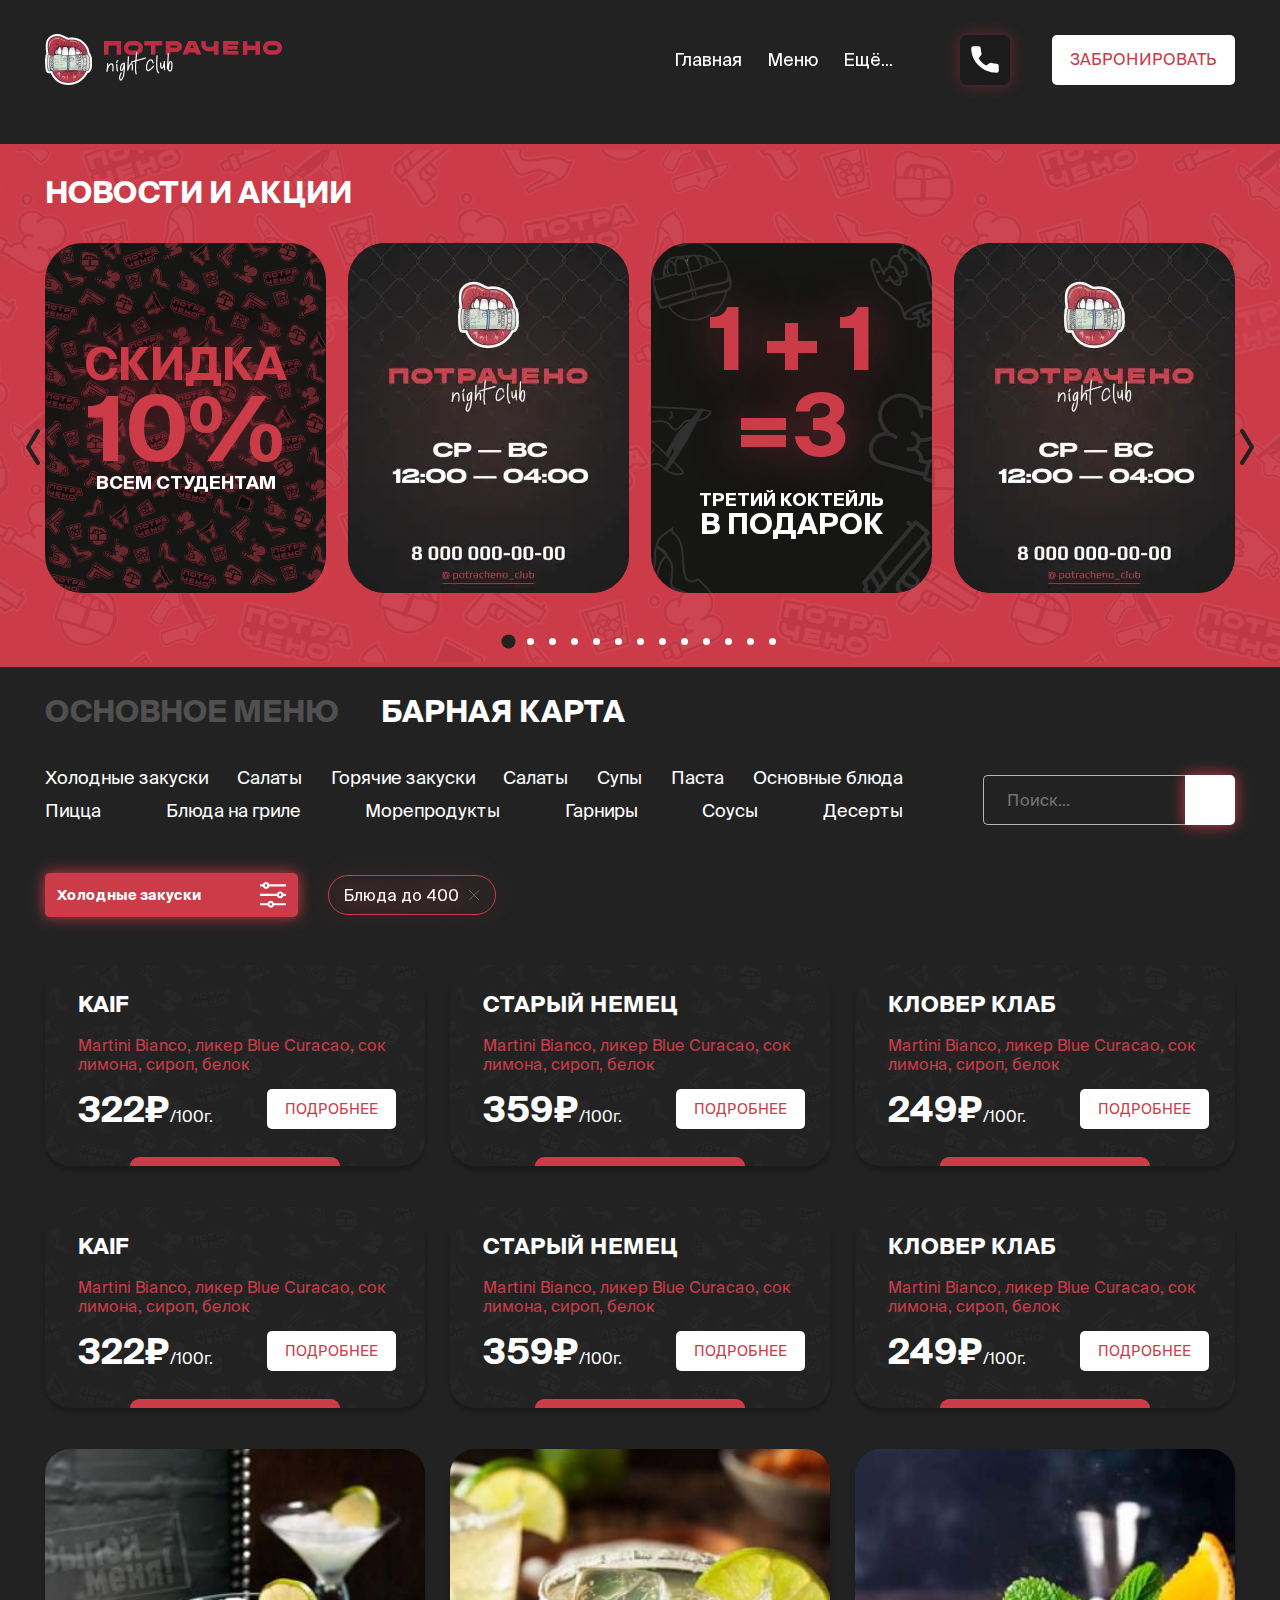
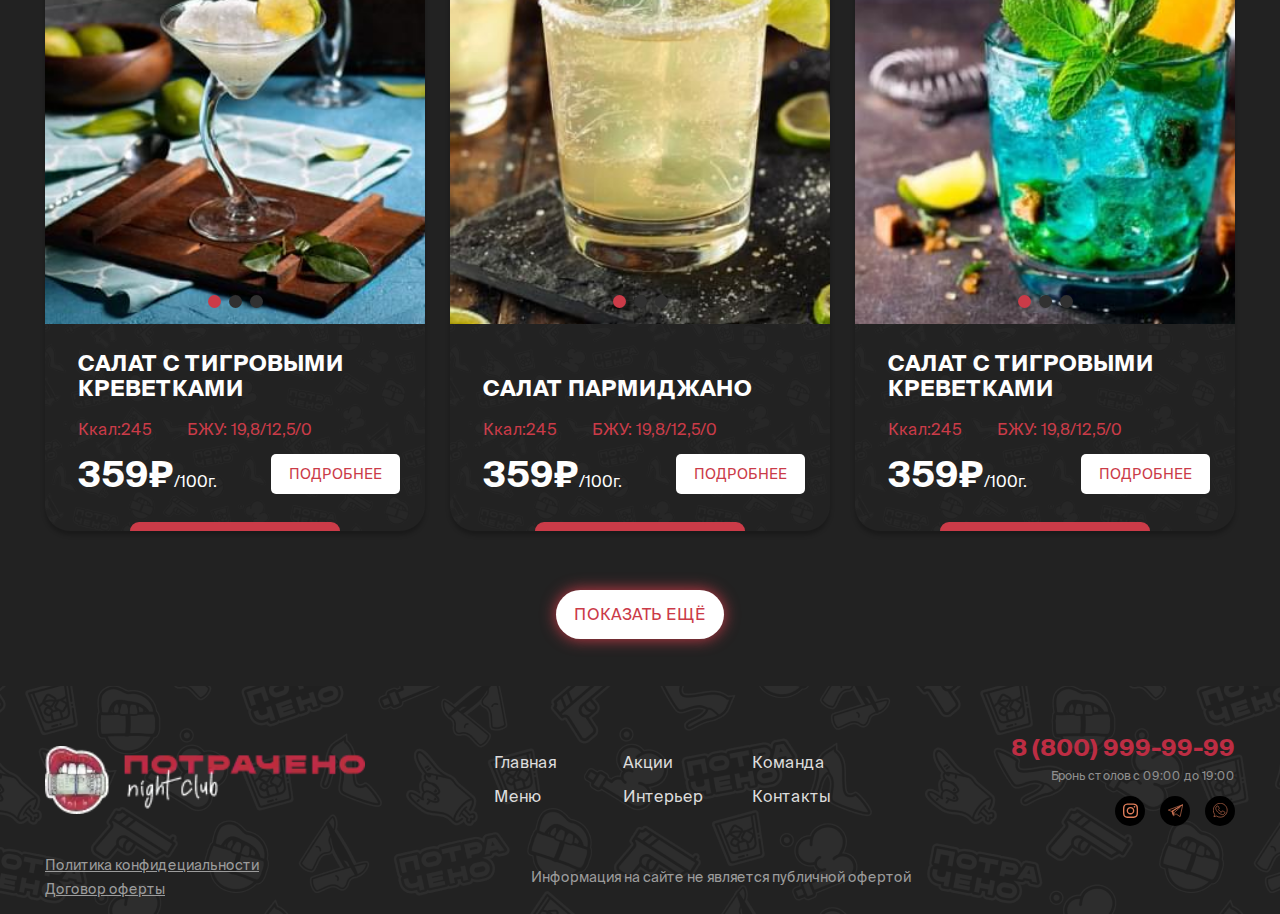
<file: bar-menu.html>
<!DOCTYPE html>
<html lang="ru">
  <head>
    <meta charset="UTF-8" />
    <meta http-equiv="X-UA-Compatible" content="IE=edge" />
    <meta name="viewport" content="width=device-width, initial-scale=1.0" />
    <title>Потрачено - барное меню</title>
    <link rel="stylesheet" href="css/app.min.css" />
    <link rel="stylesheet" href="css/style.css" />
  </head>
  <body>
    <div class="site-wrapper">
      <header class="header">
    <div class="header__container container">
        <a href="#" class="header__logo logo">
            <picture><source srcset="img/logo.webp" type="image/webp"><img src="img/logo.png" alt="Логотип сайта"></picture>
        </a>
        <div class="header__menu menu">
            <nav class="menu__body js-menu-body">
                <ul class="menu__list">
                  <li><a class="menu__link" href="index.html">Главная</a></li>
                  <li><a class="menu__link" href="main-menu.html">Меню</a></li>
                    <li>
                        <a class="menu__link menu__link--more" href="#">Ещё...</a>
                        <ul class="menu__sublist">
                          <li><a class="menu__link" href="photo-reports.html">Фотоотчеты</a></li>
                          <li><a class="menu__link" href="about.html">Правила заведения</a></li>
                        </ul>
                    </li>
                </ul>
                <button class="menu__btn btn">Забронировать столик</button>
            </nav>
        </div>
        <div class="header__actions actions-header">
            <a href="#" class="actions-header__link">
                <picture><source srcset="img/icons/icons.svg#phone" type="image/webp"><img src="img/icons/icons.svg#phone" class="actions-header__icon" alt="phone" aria-hidden="true"/></picture>
            </a>
            <button class="actions-header__btn btn">Забронировать</button>
            <div class="actions-header__link actions-header__link--mobile">
                <button class="icon-menu js-menu-button">
                    <span></span>
                    <span></span>
                    <span></span>
                </button>
            </div>
        </div>
    </div>
</header>
      <main class="site-main">
        <div class="site-main__spacer"></div>
        <!-- section news-stocks start -->
        <section class="news-stocks">
          <div class="news-stocks__wrapper">
            <div class="news-stocks__container container">
              <div class="news-stocks__top news-stocks__top--main-menu">
                <h4 class="news-stocks__title">Новости и акции</h4>
              </div>
              <div class="news-stocks__slider">
                <div class="stocks-slider swiper-container">
                  <div class="swiper-wrapper">
                    <div class="swiper-slide">
                      <div class="stock-item stock-item--first">
                        <div class="stock-item__title">
                          Скидка <span>10%</span>
                        </div>
                        <div class="stock-item__text">всем студентам</div>
                      </div>
                    </div>
                    <div class="swiper-slide">
                      <div class="stock-item">
                        <div class="stock-item__img">
                          <picture><source srcset="img/stock.webp" type="image/webp"><img src="img/stock.png" alt="Акция" /></picture>
                        </div>
                      </div>
                    </div>
                    <div class="swiper-slide">
                      <div class="stock-item stock-item--third">
                        <div class="stock-item__title stock-item__title--big">
                          1 + 1 <br />
                          =3
                        </div>
                        <div class="stock-item__text">
                          Третий коктейль <span>в подарок</span>
                        </div>
                      </div>
                    </div>
                    <div class="swiper-slide">
                      <div class="stock-item">
                        <div class="stock-item__img">
                          <picture><source srcset="img/stock.webp" type="image/webp"><img src="img/stock.png" alt="Акция" /></picture>
                        </div>
                      </div>
                    </div>
                    <div class="swiper-slide">
                      <div class="stock-item stock-item--first">
                        <div class="stock-item__title">
                          Скидка <span>10%</span>
                        </div>
                        <div class="stock-item__text">всем студентам</div>
                      </div>
                    </div>
                    <div class="swiper-slide">
                      <div class="stock-item">
                        <div class="stock-item__img">
                          <picture><source srcset="img/stock.webp" type="image/webp"><img src="img/stock.png" alt="Акция" /></picture>
                        </div>
                      </div>
                    </div>
                    <div class="swiper-slide">
                      <div class="stock-item stock-item--third">
                        <div class="stock-item__title stock-item__title--big">
                          1 + 1 <br />
                          =3
                        </div>
                        <div class="stock-item__text">
                          Третий коктейль <span>в подарок</span>
                        </div>
                      </div>
                    </div>
                    <div class="swiper-slide">
                      <div class="stock-item">
                        <div class="stock-item__img">
                          <picture><source srcset="img/stock.webp" type="image/webp"><img src="img/stock.png" alt="Акция" /></picture>
                        </div>
                      </div>
                    </div>
                  </div>
                  <div class="stocks-slider__pagination"></div>
                  <div class="stocks-slider__arrows">
                    <button class="stocks-slider__arrow stocks-slider__arrow--prev" type="button"></button>
                    <button class="stocks-slider__arrow stocks-slider__arrow--next" type="button"></button>
                  </div>
                </div>
              </div>
            </div>
          </div>
        </section>
        <!-- section news-stocks end -->
        <section class="main-menu">
          <div class="main-menu__container container">
            <div class="main-menu__top">
              <div class="main-menu__titles">
                <a href="#" class="main-menu__title">Основное Меню</a>
                <a href="#" class="main-menu__title main-menu__title--active">Барная карта</a>
              </div>
              <form action="/" class="main-menu__form menu-form">
                <div class="menu-form__top">
                  <div class="menu-form__col menu-form__tags form-tags">
                    <div class="form-tags__row form-tags__top">
                      <span class="form-tags__tag form-tags__tag--active">Холодные закуски</span>
                      <span class="form-tags__tag">Салаты</span>
                      <span class="form-tags__tag">Горячие закуски</span>
                      <span class="form-tags__tag">Салаты</span>
                      <span class="form-tags__tag">Супы</span>
                      <span class="form-tags__tag">Паста</span>
                      <span class="form-tags__tag">Основные блюда</span>
                      <span class="form-tags__tag">Пицца</span>
                      <span class="form-tags__tag">Блюда на гриле</span>
                      <span class="form-tags__tag">Морепродукты</span>
                      <span class="form-tags__tag">Гарниры</span>
                      <span class="form-tags__tag">Соусы</span>
                      <span class="form-tags__tag">Десерты</span>
                    </div>
                  </div>
                  <div class="menu-form__col menu-form__group">
                    <label>
                      <input type="text" class="menu-form__input" placeholder="Поиск...">
                      <button class="menu-form__btn btn"></button>
                    </label>
                  </div>
                  <div class="menu-form__filter">
                    <select name="filter" id="filter">
                      <option>Холодные закуски</option>
                      <option>Салаты</option>
                      <option>Горячие закуски</option>
                      <option>Салаты</option>
                      <option>Супы</option>
                      <option>Паста</option>
                      <option>Основные блюда</option>
                      <option>Пицца</option>
                      <option>Блюда на гриле</option>
                      <option>Морепродукты</option>
                      <option>Гарниры</option>
                      <option>Соусы</option>
                      <option>Десерты</option>
                    </select>
                  </div>
                  <div class="tags-results">
                    <span class="tags-results__item">Блюда до 400</span>
                  </div>
                </div>
              </form>
            </div>
            <div class="main-menu__items menu-items">
              <div class="menu-items__item">
                <article class="menu-meal">
                  <div class="menu-meal__info meal-info">
                    <h4 class="meal-info__title">Kaif</h4>
                    <div class="meal-info__calories">
                      <span>Martini Bianco, ликер Blue Curacao, сок лимона, сироп, белок</span>
                    </div>
                    <div class="meal-info__bottom">
                      <div class="meal-info__price"><span>322₽</span>/100г.</div>
                      <button class="meal-info__btn btn">подробнее</button>
                    </div>
                  </div>
                </article>
              </div>
              <div class="menu-items__item">
                <article class="menu-meal">
                  <div class="menu-meal__info meal-info">
                    <h4 class="meal-info__title">Старый немец</h4>
                    <div class="meal-info__calories">
                      <span>Martini Bianco, ликер Blue Curacao, сок лимона, сироп, белок</span>
                    </div>
                    <div class="meal-info__bottom">
                      <div class="meal-info__price"><span>359₽</span>/100г.</div>
                      <button class="meal-info__btn btn">подробнее</button>
                    </div>
                  </div>
                </article>
              </div>
              <div class="menu-items__item">
                <article class="menu-meal">
                  <div class="menu-meal__info meal-info">
                    <h4 class="meal-info__title">Кловер клаб</h4>
                    <div class="meal-info__calories">
                      <span>Martini Bianco, ликер Blue Curacao, сок лимона, сироп, белок</span>
                    </div>
                    <div class="meal-info__bottom">
                      <div class="meal-info__price"><span>249₽</span>/100г.</div>
                      <button class="meal-info__btn btn">подробнее</button>
                    </div>
                  </div>
                </article>
              </div>
              <div class="menu-items__item">
                <article class="menu-meal">
                  <div class="menu-meal__info meal-info">
                    <h4 class="meal-info__title">Kaif</h4>
                    <div class="meal-info__calories">
                      <span>Martini Bianco, ликер Blue Curacao, сок лимона, сироп, белок</span>
                    </div>
                    <div class="meal-info__bottom">
                      <div class="meal-info__price"><span>322₽</span>/100г.</div>
                      <button class="meal-info__btn btn">подробнее</button>
                    </div>
                  </div>
                </article>
              </div>
              <div class="menu-items__item">
                <article class="menu-meal">
                  <div class="menu-meal__info meal-info">
                    <h4 class="meal-info__title">Старый немец</h4>
                    <div class="meal-info__calories">
                      <span>Martini Bianco, ликер Blue Curacao, сок лимона, сироп, белок</span>
                    </div>
                    <div class="meal-info__bottom">
                      <div class="meal-info__price"><span>359₽</span>/100г.</div>
                      <button class="meal-info__btn btn">подробнее</button>
                    </div>
                  </div>
                </article>
              </div>
              <div class="menu-items__item">
                <article class="menu-meal">
                  <div class="menu-meal__info meal-info">
                    <h4 class="meal-info__title">Кловер клаб</h4>
                    <div class="meal-info__calories">
                      <span>Martini Bianco, ликер Blue Curacao, сок лимона, сироп, белок</span>
                    </div>
                    <div class="meal-info__bottom">
                      <div class="meal-info__price"><span>249₽</span>/100г.</div>
                      <button class="meal-info__btn btn">подробнее</button>
                    </div>
                  </div>
                </article>
              </div>
              <div class="menu-items__item">
                <article class="menu-meal">
                  <div class="menu-meal__top">
                    <div class="menu-meal__slider swiper-container">
                      <div class="swiper-wrapper">
                        <div class="swiper-slide">
                          <a href="#" class="menu-meal__img _ibg">
                            <picture><source srcset="img/meals/bar-1.webp" type="image/webp"><img src="img/meals/bar-1.jpg" alt="first meal"></picture>
                          </a>
                        </div>
                        <div class="swiper-slide">
                          <a href="#" class="menu-meal__img _ibg">
                            <picture><source srcset="img/meals/bar-2.webp" type="image/webp"><img src="img/meals/bar-2.jpg" alt="first meal"></picture>
                          </a>
                        </div>
                        <div class="swiper-slide">
                          <a href="#" class="menu-meal__img _ibg">
                            <picture><source srcset="img/meals/bar-3.webp" type="image/webp"><img src="img/meals/bar-3.jpg" alt="first meal"></picture>
                          </a>
                        </div>
                      </div>
                      <div class="menu-meal__pagination swiper-pagination"></div>
                    </div>
                  </div>
                  <div class="menu-meal__info meal-info">
                    <h4 class="meal-info__title">Салат с тигровыми креветками</h4>
                    <div class="meal-info__calories">
                      <span>Ккал:245</span>
                      <span>БЖУ: 19,8/12,5/0</span>
                    </div>
                    <div class="meal-info__bottom">
                      <div class="meal-info__price"><span>359₽</span>/100г.</div>
                      <button class="meal-info__btn btn">подробнее</button>
                    </div>
                  </div>
                </article>
              </div>
              <div class="menu-items__item">
                <article class="menu-meal">
                  <div class="menu-meal__top">
                    <div class="menu-meal__slider swiper-container">
                      <div class="swiper-wrapper">
                        <div class="swiper-slide">
                          <a href="#" class="menu-meal__img _ibg">
                            <picture><source srcset="img/meals/bar-2.webp" type="image/webp"><img src="img/meals/bar-2.jpg" alt="first meal"></picture>
                          </a>
                        </div>
                        <div class="swiper-slide">
                          <a href="#" class="menu-meal__img _ibg">
                            <picture><source srcset="img/meals/bar-1.webp" type="image/webp"><img src="img/meals/bar-1.jpg" alt="first meal"></picture>
                          </a>
                        </div>
                        <div class="swiper-slide">
                          <a href="#" class="menu-meal__img _ibg">
                            <picture><source srcset="img/meals/bar-3.webp" type="image/webp"><img src="img/meals/bar-3.jpg" alt="first meal"></picture>
                          </a>
                        </div>
                      </div>
                      <div class="menu-meal__pagination swiper-pagination"></div>
                    </div>
                  </div>
                  <div class="menu-meal__info meal-info">
                    <h4 class="meal-info__title">Салат пармиджано</h4>
                    <div class="meal-info__calories">
                      <span>Ккал:245</span>
                      <span>БЖУ: 19,8/12,5/0</span>
                    </div>
                    <div class="meal-info__bottom">
                      <div class="meal-info__price"><span>359₽</span>/100г.</div>
                      <button class="meal-info__btn btn">подробнее</button>
                    </div>
                  </div>
                </article>
              </div>
              <div class="menu-items__item">
                <article class="menu-meal">
                  <div class="menu-meal__top">
                    <div class="menu-meal__slider swiper-container">
                      <div class="swiper-wrapper">
                        <div class="swiper-slide">
                          <a href="#" class="menu-meal__img _ibg">
                            <picture><source srcset="img/meals/bar-3.webp" type="image/webp"><img src="img/meals/bar-3.jpg" alt="first meal"></picture>
                          </a>
                        </div>
                        <div class="swiper-slide">
                          <a href="#" class="menu-meal__img _ibg">
                            <picture><source srcset="img/meals/bar-2.webp" type="image/webp"><img src="img/meals/bar-2.jpg" alt="first meal"></picture>
                          </a>
                        </div>
                        <div class="swiper-slide">
                          <a href="#" class="menu-meal__img _ibg">
                            <picture><source srcset="img/meals/bar-1.webp" type="image/webp"><img src="img/meals/bar-1.jpg" alt="first meal"></picture>
                          </a>
                        </div>
                      </div>
                      <div class="menu-meal__pagination swiper-pagination"></div>
                    </div>
                  </div>
                  <div class="menu-meal__info meal-info">
                    <h4 class="meal-info__title">Салат с тигровыми креветками</h4>
                    <div class="meal-info__calories">
                      <span>Ккал:245</span>
                      <span>БЖУ: 19,8/12,5/0</span>
                    </div>
                    <div class="meal-info__bottom">
                      <div class="meal-info__price"><span>359₽</span>/100г.</div>
                      <button class="meal-info__btn btn">подробнее</button>
                    </div>
                  </div>
                </article>
              </div>
              <button class="menu-items__btn btn">показать ещё</button>
            </div>
          </div>
        </section>
      </main>
      <footer class="footer">
  <div class="footer__wrapper">
    <div class="footer__container container">
      <div class="footer__top">
        <a href="#" class="footer-logo">
          <picture><source srcset="img/logo.webp" type="image/webp"><img src="img/logo.png" alt="logo"></picture>
        </a>
        <div class="footer-nav">
          <a href="#" class="footer-nav__link">Главная</a>
          <a href="#" class="footer-nav__link">Акции</a>
          <a href="#" class="footer-nav__link">Команда</a>
          <a href="#" class="footer-nav__link">Меню</a>
          <a href="#" class="footer-nav__link">Интерьер</a>
          <a href="#" class="footer-nav__link">Контакты</a>
        </div>
        <div class="footer-right">
          <a href="tel:88009999999" class="footer-right__link">8 (800) 999-99-99</a>
          <span class="footer-right__text">Бронь столов с 09:00 до 19:00</span>
          <div class="footer__right">
            <div class="contacts-socials contacts-socials--footer">
              <div class="contacts-socials__item">
                <a href="#" class="contacts-socials__link contacts-socials__link--instagram"></a>
              </div>
              <div class="contacts-socials__item">
                <a href="#" class="contacts-socials__link contacts-socials__link--tg"></a>
              </div>
              <div class="contacts-socials__item">
                <a href="#" class="contacts-socials__link contacts-socials__link--whatsapp"></a>
              </div>
            </div>
          </div>
        </div>
      </div>
      <div class="footer__bottom footer-bottom">
        <div class="footer-bottom__left">
          <a href="#" class="footer-bottom__link">Политика конфидециальности</a>
          <a href="#" class="footer-bottom__link">Договор оферты</a>
        </div>
        <div class="footer-bottom__center">
          <span class="footer-bottom__text">Информация на сайте не является публичной офертой</span>
        </div>
      </div>
    </div>
  </div>
</footer>
    </div>
    <script src="js/app.min.js"></script>
    <script src="js/custom.js"></script>
  </body>
</html>
</file>
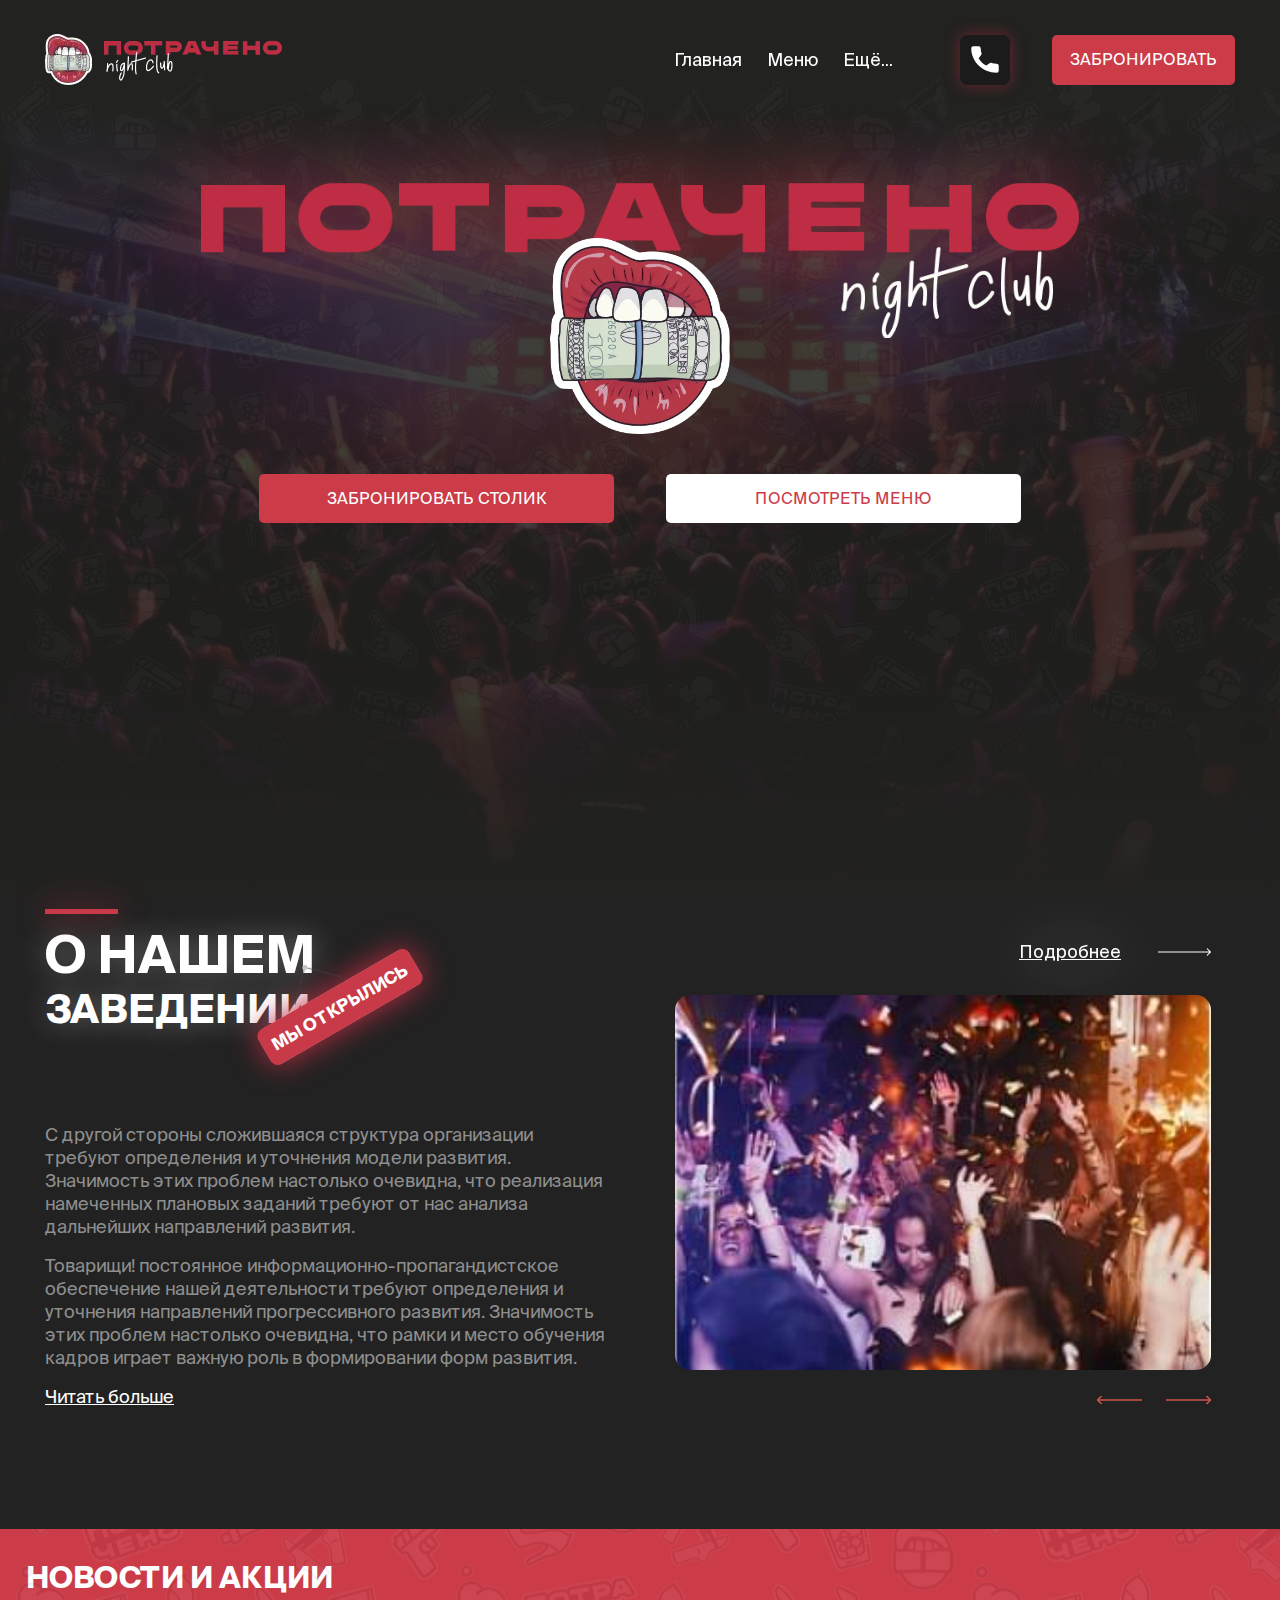
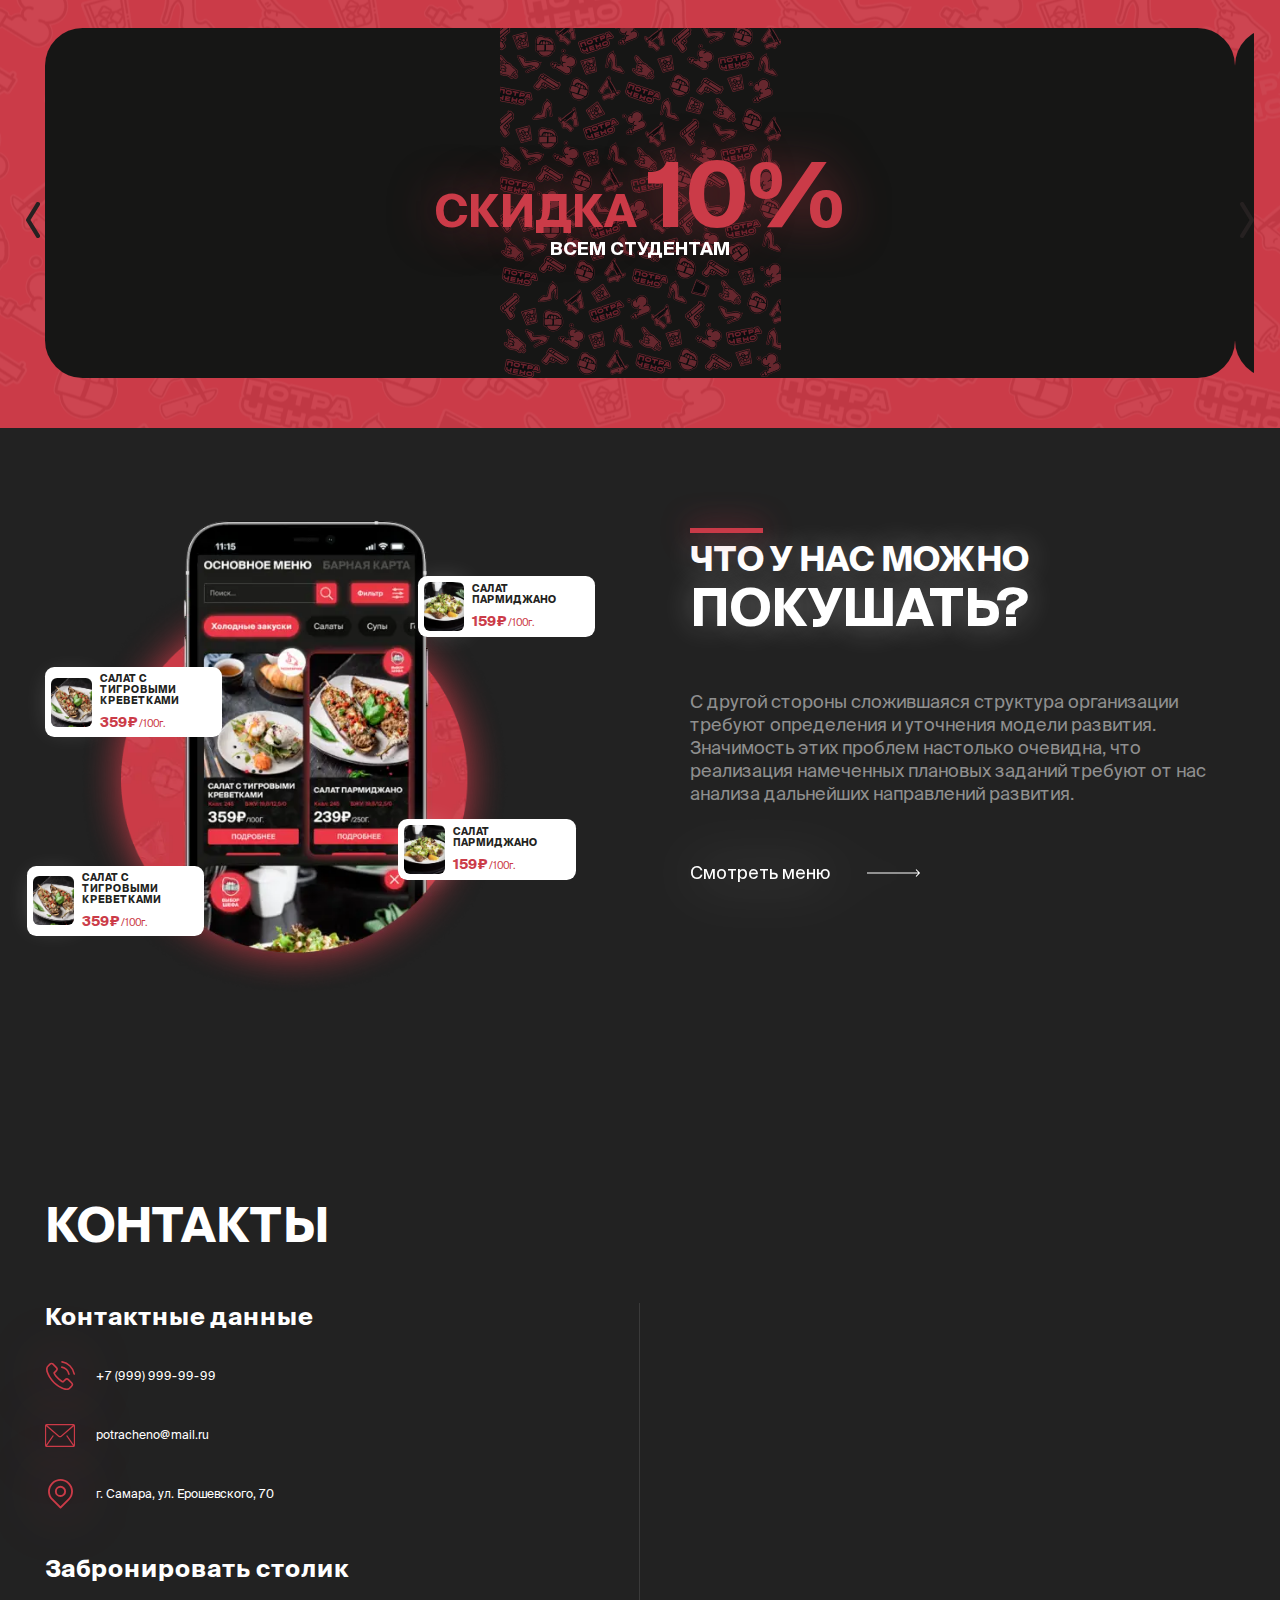
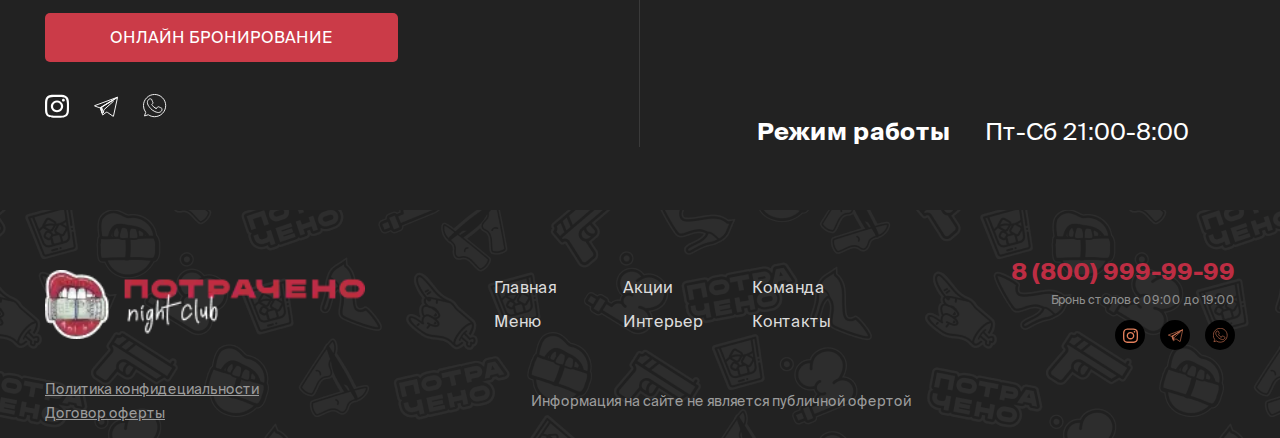
<file: home.html>
<!DOCTYPE html><html lang="en">  <head>    <meta charset="UTF-8" />    <meta http-equiv="X-UA-Compatible" content="IE=edge" />    <meta name="viewport" content="width=device-width, initial-scale=1.0" />    <title>Потрачено</title>    <link rel="stylesheet" href="css/app.min.css" />  </head>  <body>    <div class="site-wrapper">      <header class="header">    <div class='header__container container'>        <a href="#" class="header__logo logo">            <picture><source srcset="img/logo.webp" type="image/webp"><img src="img/logo.png" alt="Логотип сайта"></picture>        </a>        <div class='header__menu menu'>            <nav class='menu__body js-menu-body'>                <ul class='menu__list'>                    <li><a class='menu__link' href='#'>Главная</a></li>                    <li><a class='menu__link' href='#'>Меню</a></li>                    <li>                        <a class='menu__link menu__link--more' href='#'>Ещё...</a>                        <ul class="menu__sublist">                            <li><a class='menu__link' href="#">Фотоотчеты</a></li>                            <li><a class='menu__link' href="#">Правила заведения</a></li>                        </ul>                    </li>                </ul>                <button class="menu__btn btn">Забронировать столик</button>            </nav>        </div>        <div class="header__actions actions-header">            <a href="#" class="actions-header__link">                <picture><source srcset="img/icons/icons.svg#phone" type="image/webp"><img src="img/icons/icons.svg#phone" class="actions-header__icon" alt="phone" aria-hidden="true"/></picture>            </a>            <button class="actions-header__btn btn">Забронировать</button>            <div class="actions-header__link actions-header__link--mobile">                <button class='icon-menu js-menu-button'>                    <span></span>                    <span></span>                    <span></span>                </button>            </div>        </div>    </div></header>      <main class="site-main">        <div class="hero">          <div class="hero__container container">            <div class="hero__decors hero-decor">              <picture><source srcset="img/hero_decor.webp" type="image/webp"><img class="hero-decor__img hero-decor__img--first" src="img/hero_decor.png" alt="decor-1" /></picture>              <picture><source srcset="img/hero_decor2.webp" type="image/webp"><img class="hero-decor__img hero-decor__img--last" src="img/hero_decor2.png" alt="decor-2" /></picture>            </div>            <div class="hero__btns">              <button class="hero__btn btn" type="button">                Забронировать столик              </button>              <button class="hero__btn btn btn--white" type="button">                Посмотреть меню              </button>            </div>            <div class="hero__bg _ibg">              <picture><source srcset="img/hero.webp" type="image/webp"><img src="img/hero.jpg" alt="" /></picture>            </div>          </div>        </div>        <section class="about-us">          <div class="about-us__wrapper">            <div class="about-us__container container">              <div class="about-us__row">                <div class="about-us__section-title">                  <div class="section-title">                    <h4 class="section-title__text">                      <span>О нашем</span> заведении                    </h4>                    <div class="section-title__sticker">Мы открылись</div>                  </div>                </div>                <div class="about-us__left">                  <div class="about-us__text section-text">                    <p>                      С другой стороны сложившаяся структура организации требуют                      определения и уточнения модели развития. Значимость этих                      проблем настолько очевидна, что реализация намеченных                      плановых заданий требуют от нас анализа дальнейших                      направлений развития.                    </p>                    <p>                      Товарищи! постоянное информационно-пропагандистское                      обеспечение нашей деятельности требуют определения и                      уточнения направлений прогрессивного развития. Значимость                      этих проблем настолько очевидна, что рамки и место                      обучения кадров играет важную роль в формировании форм                      развития.                    </p>                  </div>                  <a href="#" class="about-us__link">Читать больше</a>                </div>                <div class="about-us__right">                  <div class="about-us__slider">                    <a href="#" class="about-us__link about-us__link--right section-link">Подробнее</a>                    <div class="swiper-container slider-about">                      <div class="swiper-wrapper">                        <div class="swiper-slide">                          <div class="slider-about__item _ibg">                            <picture><source srcset="img/about-us/2.webp" type="image/webp"><img src="img/about-us/2.jpg" alt="" /></picture>                          </div>                        </div>                        <div class="swiper-slide">                          <div class="slider-about__item _ibg">                            <picture><source srcset="img/about-us/2.webp" type="image/webp"><img src="img/about-us/2.jpg" alt="" /></picture>                          </div>                        </div>                        <div class="swiper-slide">                          <div class="slider-about__item _ibg">                            <picture><source srcset="img/about-us/3.webp" type="image/webp"><img src="img/about-us/3.jpg" alt="" /></picture>                          </div>                        </div>                        <div class="swiper-slide">                          <div class="slider-about__item _ibg">                            <picture><source srcset="img/about-us/4.webp" type="image/webp"><img src="img/about-us/4.jpg" alt="" /></picture>                          </div>                        </div>                        <div class="swiper-slide">                          <div class="slider-about__item _ibg">                            <picture><source srcset="img/about-us/5.webp" type="image/webp"><img src="img/about-us/5.jpg" alt="" /></picture>                          </div>                        </div>                        <div class="swiper-slide">                          <div class="slider-about__item _ibg">                            <picture><source srcset="img/about-us/6.webp" type="image/webp"><img src="img/about-us/6.jpg" alt="" /></picture>                          </div>                        </div>                      </div>                      <div class="about-us__controls controls-slider">                        <div class="controls-slider__pagination swiper-pagination"></div>                        <button class="controls-slider__arrow controls-slider__arrow--prev" type="button"></button>                        <button class="controls-slider__arrow controls-slider__arrow--next" type="button"></button>                      </div>                    </div>                  </div>                </div>              </div>            </div>          </div>        </section>        <section class="news-stocks">          <div class="news-stocks__wrapper">            <div class="news-stocks__container container">              <div class="news-stocks__top">                <h4 class="news-stocks__title">Новости и акции</h4>              </div>              <div class="news-stocks__slider">                <div class="stocks-slider swiper-container">                  <div class="swiper-wrapper">                    <div class="swiper-slide">                      <div class="stock-item stock-item--first">                        <div class="stock-item__title">                          Скидка <span>10%</span>                        </div>                        <div class="stock-item__text">всем студентам</div>                      </div>                    </div>                    <div class="swiper-slide">                      <div class="stock-item">                        <div class="stock-item__img">                          <picture><source srcset="img/stock.webp" type="image/webp"><img src="img/stock.png" alt="Акция" /></picture>                        </div>                      </div>                    </div>                    <div class="swiper-slide">                      <div class="stock-item stock-item--third">                        <div class="stock-item__title stock-item__title--big">                          1 + 1 <br />                          =3                        </div>                        <div class="stock-item__text">                          Третий коктейль <span>в подарок</span>                        </div>                      </div>                    </div>                    <div class="swiper-slide">                      <div class="stock-item">                        <div class="stock-item__img">                          <picture><source srcset="img/stock.webp" type="image/webp"><img src="img/stock.png" alt="Акция" /></picture>                        </div>                      </div>                    </div>                    <div class="swiper-slide">                      <div class="stock-item stock-item--first">                        <div class="stock-item__title">                          Скидка <span>10%</span>                        </div>                        <div class="stock-item__text">всем студентам</div>                      </div>                    </div>                    <div class="swiper-slide">                      <div class="stock-item">                        <div class="stock-item__img">                          <picture><source srcset="img/stock.webp" type="image/webp"><img src="img/stock.png" alt="Акция" /></picture>                        </div>                      </div>                    </div>                    <div class="swiper-slide">                      <div class="stock-item stock-item--third">                        <div class="stock-item__title stock-item__title--big">                          1 + 1 <br />                          =3                        </div>                        <div class="stock-item__text">                          Третий коктейль <span>в подарок</span>                        </div>                      </div>                    </div>                    <div class="swiper-slide">                      <div class="stock-item">                        <div class="stock-item__img">                          <picture><source srcset="img/stock.webp" type="image/webp"><img src="img/stock.png" alt="Акция" /></picture>                        </div>                      </div>                    </div>                  </div>                  <div class="stocks-slider__pagination"></div>                  <div class="stocks-slider__arrows">                    <button class="stocks-slider__arrow stocks-slider__arrow--prev" type="button"></button>                    <button class="stocks-slider__arrow stocks-slider__arrow--next" type="button"></button>                  </div>                </div>              </div>            </div>          </div>        </section>        <section class="section-info">          <div class="section-info__wrapper">            <div class='section-info__container container'>              <div class="section-info__row">                <div class="section-info__col"></div>                <div class="section-info__col">                  <div class="section-title">                    <h4 class="section-title__text section-title__text--section-info">                      Что у нас можно <span>покушать?</span>                    </h4>                  </div>                </div>                <div class="section-info__col section-info__col--left">                  <div class="section-info__img">                    <picture><source srcset="img/info-left.webp" type="image/webp"><img src="img/info-left.png" alt=""></picture>                  </div>                  <div class="section-info__meal section-info__meal--1 info-meal">                    <div class="info-meal__left">                      <picture><source srcset="img/meals/1.webp" type="image/webp"><img src="img/meals/1.jpg" alt=""></picture>                      </div>                    <div class="info-meal__right">                      <h4 class="info-meal__title">Салат с тигровыми креветками</h4>                      <div class="info-meal__price"><span>359₽</span>/100г.</div>                    </div>                  </div>                  <div class="section-info__meal section-info__meal--2 info-meal">                    <div class="info-meal__left">                      <picture><source srcset="img/meals/2.webp" type="image/webp"><img src="img/meals/2.jpg" alt=""></picture>                      </div>                    <div class="info-meal__right">                      <h4 class="info-meal__title">Салат пармиджано</h4>                      <div class="info-meal__price"><span>159₽</span>/100г.</div>                    </div>                  </div>                  <div class="section-info__meal section-info__meal--3 info-meal">                    <div class="info-meal__left">                      <picture><source srcset="img/meals/1.webp" type="image/webp"><img src="img/meals/1.jpg" alt=""></picture>                      </div>                    <div class="info-meal__right">                      <h4 class="info-meal__title">Салат с тигровыми креветками</h4>                      <div class="info-meal__price"><span>359₽</span>/100г.</div>                    </div>                  </div>                  <div class="section-info__meal section-info__meal--4 info-meal">                    <div class="info-meal__left">                      <picture><source srcset="img/meals/2.webp" type="image/webp"><img src="img/meals/2.jpg" alt=""></picture>                      </div>                    <div class="info-meal__right">                      <h4 class="info-meal__title">Салат пармиджано</h4>                      <div class="info-meal__price"><span>159₽</span>/100г.</div>                    </div>                  </div>                </div>                <div class="section-info__col section-info__col--right">                  <div class="section-text section-text--section-info">                    <p>                      С другой стороны сложившаяся структура организации требуют                      определения и уточнения модели развития. Значимость этих                      проблем настолько очевидна, что реализация намеченных                      плановых заданий требуют от нас анализа дальнейших                      направлений развития.                    </p>                  </div>                  <a href="#" class="section-link">Смотреть меню</a>                </div>              </div>            </div>          </div>        </section>        <section class="contacts">          <div class='contacts__container container'>            <h3 class="contacts__title">Контакты</h3>            <div class="contacts__row">              <div class="contacts__col contacts__col--left">                <div class="contacts-group">                  <strong class="contacts-group__title">Контактные данные</strong>                  <ul class="contacts-group__list">                    <li><a href="tel:+79999999999" class="contacts-group__link contacts-group__link--phone">+7 (999) 999-99-99</a></li>                    <li><a href="mailto:potracheno@mail.ru" class="contacts-group__link contacts-group__link--mail">potracheno@mail.ru</a></li>                    <li><a class="contacts-group__link contacts-group__link--mark"> г. Самара, ул. Ерошевского, 70</a></li>                  </ul>                </div>                <div class="contacts-group">                  <strong class="contacts-group__title">Забронировать столик</strong>                  <button class="contacts-group__btn btn">Онлайн бронирование</button>                  <div class="contacts-group__socials contacts-socials">                    <a href="#" class="contacts-socials__link contacts-socials__link--instagram"></a>                    <a href="#" class="contacts-socials__link contacts-socials__link--tg"></a>                    <a href="#" class="contacts-socials__link contacts-socials__link--whatsapp"></a>                  </div>                </div>              </div>              <div class="contacts__col contacts__col--right">                <div class="contacts__map">                  <iframe src="https://www.google.com/maps/embed?pb=!1m18!1m12!1m3!1d2389.2477876328953!2d50.162437215724694!3d53.21340537995139!2m3!1f0!2f0!3f0!3m2!1i1024!2i768!4f13.1!3m3!1m2!1s0x41661e95c46e5cf7%3A0xacf252a7f0297ad1!2z0YPQuy4g0JXRgNC-0YjQtdCy0YHQutC-0LPQviwgNzAsINCh0LDQvNCw0YDQsCwg0KHQsNC80LDRgNGB0LrQsNGPINC-0LHQuy4sINCg0L7RgdGB0LjRjywgNDQzMDg2!5e0!3m2!1sru!2s!4v1623245769371!5m2!1sru!2s" allowfullscreen="" loading="lazy"></iframe>                </div>                <div class="contacts__time">                  <strong>Режим работы</strong>                  Пт-Сб 21:00-8:00                </div>              </div>            </div>          </div>        </section>      </main>      <footer class="footer">  <div class="footer__wrapper">    <div class='footer__container container'>      <div class="footer__top">        <a href="#" class="footer-logo">          <picture><source srcset="img/logo.webp" type="image/webp"><img src="img/logo.png" alt="logo"></picture>        </a>        <div class="footer-nav">          <a href="#" class="footer-nav__link">Главная</a>          <a href="#" class="footer-nav__link">Акции</a>          <a href="#" class="footer-nav__link">Команда</a>          <a href="#" class="footer-nav__link">Меню</a>          <a href="#" class="footer-nav__link">Интерьер</a>          <a href="#" class="footer-nav__link">Контакты</a>        </div>        <div class="footer-right">          <a href="tel:88009999999" class="footer-right__link">8 (800) 999-99-99</a>          <span class="footer-right__text">Бронь столов с 09:00 до 19:00</span>          <div class="footer__right">            <div class="contacts-socials contacts-socials--footer">              <div class="contacts-socials__item">                <a href="#" class="contacts-socials__link contacts-socials__link--instagram"></a>              </div>              <div class="contacts-socials__item">                <a href="#" class="contacts-socials__link contacts-socials__link--tg"></a>              </div>              <div class="contacts-socials__item">                <a href="#" class="contacts-socials__link contacts-socials__link--whatsapp"></a>              </div>            </div>          </div>        </div>      </div>      <div class="footer__bottom footer-bottom">        <div class="footer-bottom__left">          <a href="#" class="footer-bottom__link">Политика конфидециальности</a>          <a href="#" class="footer-bottom__link">Договор оферты</a>        </div>        <div class="footer-bottom__center">          <span class="footer-bottom__text">Информация на сайте не является публичной офертой</span>        </div>      </div>    </div>  </div></footer>    </div>    <script src="js/app.min.js"></script>  </body></html>
</file>
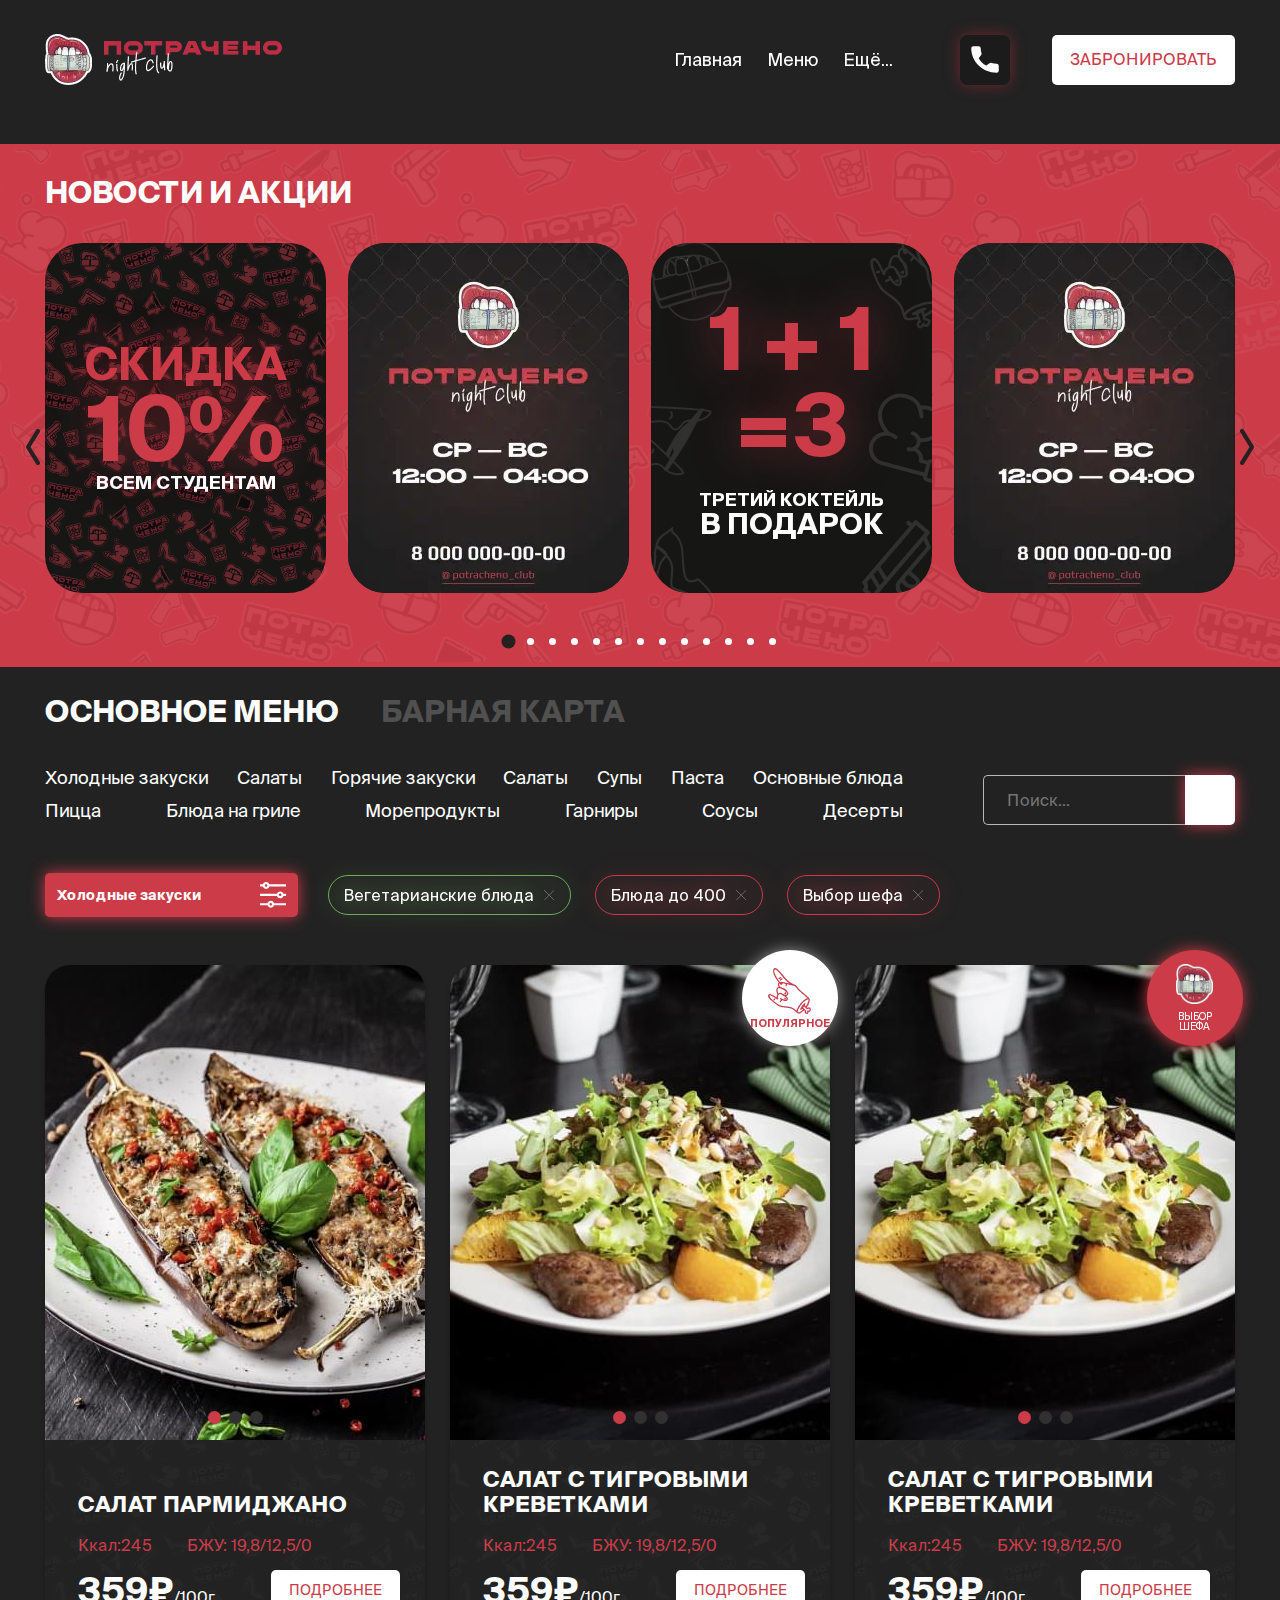
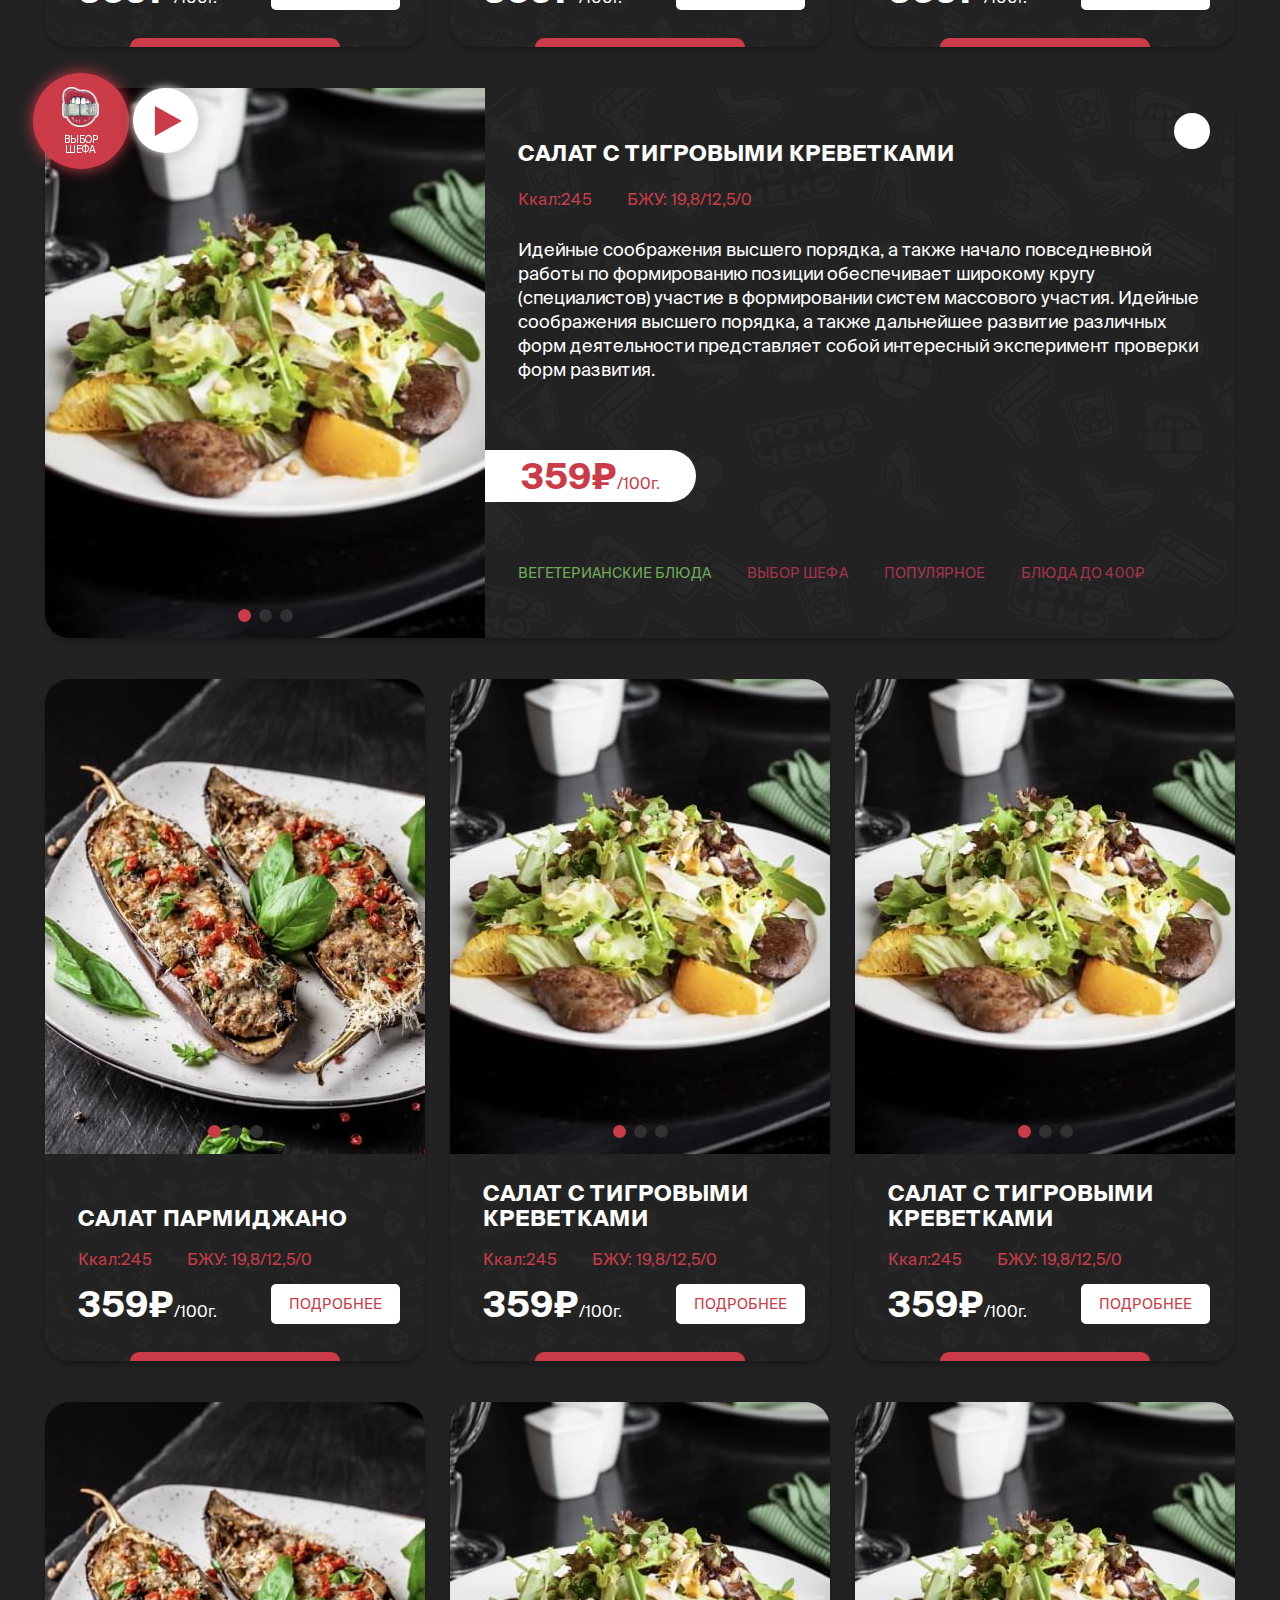
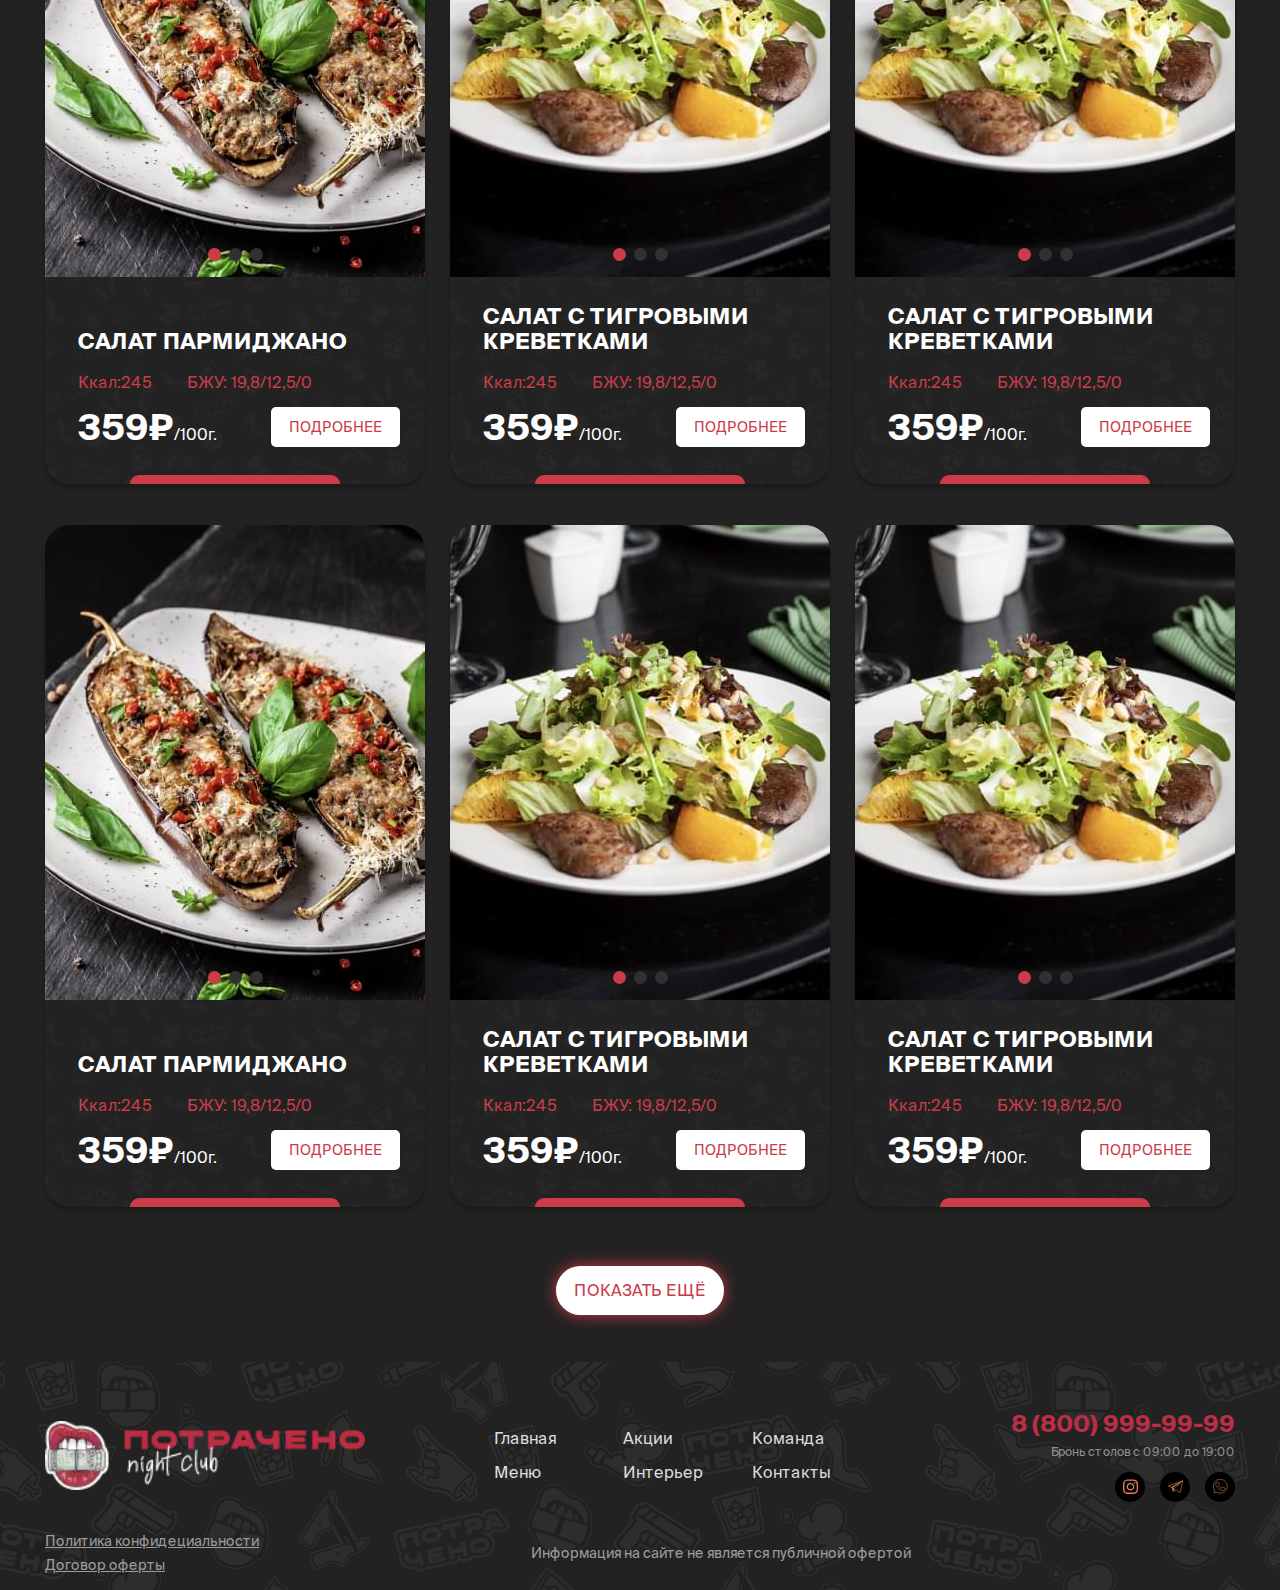
<file: main-menu.html>
<!DOCTYPE html>
<html lang="ru">
  <head>
    <meta charset="UTF-8" />
    <meta http-equiv="X-UA-Compatible" content="IE=edge" />
    <meta name="viewport" content="width=device-width, initial-scale=1.0" />
    <title>Потрачено - основное меню</title>
    <link rel="stylesheet" href="css/app.min.css" />
    <link rel="stylesheet" href="css/style.css" />
  </head>
  <body>
    <div class="site-wrapper">
      <header class="header">
    <div class="header__container container">
        <a href="#" class="header__logo logo">
            <picture><source srcset="img/logo.webp" type="image/webp"><img src="img/logo.png" alt="Логотип сайта"></picture>
        </a>
        <div class="header__menu menu">
            <nav class="menu__body js-menu-body">
                <ul class="menu__list">
                  <li><a class="menu__link" href="index.html">Главная</a></li>
                  <li><a class="menu__link" href="main-menu.html">Меню</a></li>
                    <li>
                        <a class="menu__link menu__link--more" href="#">Ещё...</a>
                        <ul class="menu__sublist">
                          <li><a class="menu__link" href="photo-reports.html">Фотоотчеты</a></li>
                          <li><a class="menu__link" href="about.html">Правила заведения</a></li>
                        </ul>
                    </li>
                </ul>
                <button class="menu__btn btn">Забронировать столик</button>
            </nav>
        </div>
        <div class="header__actions actions-header">
            <a href="#" class="actions-header__link">
                <picture><source srcset="img/icons/icons.svg#phone" type="image/webp"><img src="img/icons/icons.svg#phone" class="actions-header__icon" alt="phone" aria-hidden="true"/></picture>
            </a>
            <button class="actions-header__btn btn">Забронировать</button>
            <div class="actions-header__link actions-header__link--mobile">
                <button class="icon-menu js-menu-button">
                    <span></span>
                    <span></span>
                    <span></span>
                </button>
            </div>
        </div>
    </div>
</header>
      <main class="site-main">
        <div class="site-main__spacer"></div>
        <section class="news-stocks">
          <div class="news-stocks__wrapper">
            <div class="news-stocks__container container">
              <div class="news-stocks__top news-stocks__top--main-menu">
                <h4 class="news-stocks__title">Новости и акции</h4>
              </div>
              <div class="news-stocks__slider">
                <div class="stocks-slider swiper-container">
                  <div class="swiper-wrapper">
                    <div class="swiper-slide">
                      <div class="stock-item stock-item--first">
                        <div class="stock-item__title">
                          Скидка <span>10%</span>
                        </div>
                        <div class="stock-item__text">всем студентам</div>
                      </div>
                    </div>
                    <div class="swiper-slide">
                      <div class="stock-item">
                        <div class="stock-item__img">
                          <picture><source srcset="img/stock.webp" type="image/webp"><img src="img/stock.png" alt="Акция" /></picture>
                        </div>
                      </div>
                    </div>
                    <div class="swiper-slide">
                      <div class="stock-item stock-item--third">
                        <div class="stock-item__title stock-item__title--big">
                          1 + 1 <br />
                          =3
                        </div>
                        <div class="stock-item__text">
                          Третий коктейль <span>в подарок</span>
                        </div>
                      </div>
                    </div>
                    <div class="swiper-slide">
                      <div class="stock-item">
                        <div class="stock-item__img">
                          <picture><source srcset="img/stock.webp" type="image/webp"><img src="img/stock.png" alt="Акция" /></picture>
                        </div>
                      </div>
                    </div>
                    <div class="swiper-slide">
                      <div class="stock-item stock-item--first">
                        <div class="stock-item__title">
                          Скидка <span>10%</span>
                        </div>
                        <div class="stock-item__text">всем студентам</div>
                      </div>
                    </div>
                    <div class="swiper-slide">
                      <div class="stock-item">
                        <div class="stock-item__img">
                          <picture><source srcset="img/stock.webp" type="image/webp"><img src="img/stock.png" alt="Акция" /></picture>
                        </div>
                      </div>
                    </div>
                    <div class="swiper-slide">
                      <div class="stock-item stock-item--third">
                        <div class="stock-item__title stock-item__title--big">
                          1 + 1 <br />
                          =3
                        </div>
                        <div class="stock-item__text">
                          Третий коктейль <span>в подарок</span>
                        </div>
                      </div>
                    </div>
                    <div class="swiper-slide">
                      <div class="stock-item">
                        <div class="stock-item__img">
                          <picture><source srcset="img/stock.webp" type="image/webp"><img src="img/stock.png" alt="Акция" /></picture>
                        </div>
                      </div>
                    </div>
                  </div>
                  <div class="stocks-slider__pagination"></div>
                  <div class="stocks-slider__arrows">
                    <button class="stocks-slider__arrow stocks-slider__arrow--prev" type="button"></button>
                    <button class="stocks-slider__arrow stocks-slider__arrow--next" type="button"></button>
                  </div>
                </div>
              </div>
            </div>
          </div>
        </section>
        <section class="main-menu">
          <div class="main-menu__container container">
            <div class="main-menu__top">
              <div class="main-menu__titles">
                <a href="#" class="main-menu__title main-menu__title--active">Основное Меню</a>
                <a href="#" class="main-menu__title">Барная карта</a>
              </div>
              <form action="" class="main-menu__form menu-form">
                <div class="menu-form__top">
                  <div class="menu-form__col menu-form__tags form-tags">
                    <div class="form-tags__row form-tags__top">
                      <span class="form-tags__tag form-tags__tag--active">Холодные закуски</span>
                      <span class="form-tags__tag">Салаты</span>
                      <span class="form-tags__tag">Горячие закуски</span>
                      <span class="form-tags__tag">Салаты</span>
                      <span class="form-tags__tag">Супы</span>
                      <span class="form-tags__tag">Паста</span>
                      <span class="form-tags__tag">Основные блюда</span>
                      <span class="form-tags__tag">Пицца</span>
                      <span class="form-tags__tag">Блюда на гриле</span>
                      <span class="form-tags__tag">Морепродукты</span>
                      <span class="form-tags__tag">Гарниры</span>
                      <span class="form-tags__tag">Соусы</span>
                      <span class="form-tags__tag">Десерты</span>
                    </div>
                  </div>
                  <div class="menu-form__col menu-form__group">
                    <label>
                      <input type="text" class="menu-form__input" placeholder="Поиск...">
                      <button class="menu-form__btn btn"></button>
                    </label>
                  </div>
                  <div class="menu-form__filter">
                    <select name="filter" id="filter">
                      <option>Холодные закуски</option>
                      <option>Салаты</option>
                      <option>Горячие закуски</option>
                      <option>Салаты</option>
                      <option>Супы</option>
                      <option>Паста</option>
                      <option>Основные блюда</option>
                      <option>Пицца</option>
                      <option>Блюда на гриле</option>
                      <option>Морепродукты</option>
                      <option>Гарниры</option>
                      <option>Соусы</option>
                      <option>Десерты</option>
                    </select>
                  </div>
                  <div class="tags-results">
                    <span class="tags-results__item tags-results__item--vegan">Вегетарианские блюда</span>
                    <span class="tags-results__item">Блюда до 400</span>
                    <span class="tags-results__item">Выбор шефа</span>
                  </div>
                </div>
              </form>
            </div>
            <div class="main-menu__items menu-items">
              <div class="menu-items__item">
                <article class="menu-meal">
                  <div class="menu-meal__top">
                    <div class="menu-meal__slider swiper-container">
                      <div class="swiper-wrapper">
                        <div class="swiper-slide">
                          <a href="#" class="menu-meal__img _ibg">
                            <picture><source srcset="img/meals/1.webp" type="image/webp"><img src="img/meals/1.jpg" alt="first meal"></picture>
                          </a>
                        </div>
                        <div class="swiper-slide">
                          <a href="#" class="menu-meal__img _ibg">
                            <picture><source srcset="img/meals/2.webp" type="image/webp"><img src="img/meals/2.jpg" alt="first meal"></picture>
                          </a>
                        </div>
                        <div class="swiper-slide">
                          <a href="#" class="menu-meal__img _ibg">
                            <picture><source srcset="img/meals/3.webp" type="image/webp"><img src="img/meals/3.jpg" alt="first meal"></picture>
                          </a>
                        </div>
                      </div>
                      <div class="menu-meal__pagination swiper-pagination"></div>
                    </div>
                  </div>
                  <div class="menu-meal__info meal-info">
                    <h4 class="meal-info__title">Салат пармиджано</h4>
                    <div class="meal-info__calories">
                      <span>Ккал:245</span>
                      <span>БЖУ: 19,8/12,5/0</span>
                    </div>
                    <div class="meal-info__bottom">
                      <div class="meal-info__price"><span>359₽</span>/100г.</div>
                      <button class="meal-info__btn btn">подробнее</button>
                    </div>
                  </div>
                </article>
              </div>
              <div class="menu-items__item">
                <div class="menu-items__sticker meal-sticker">
                  <div class="meal-sticker__img">
                    <picture><source srcset="img/meals/popular.webp" type="image/webp"><img src="img/meals/popular.png" alt=""></picture>
                  </div>
                  <div class="meal-sticker__text">популярное</div>
                </div>
                <article class="menu-meal">
                  <div class="menu-meal__top">
                    <div class="menu-meal__slider swiper-container">
                      <div class="swiper-wrapper">
                        <div class="swiper-slide">
                          <a href="#" class="menu-meal__img _ibg">
                            <picture><source srcset="img/meals/2.webp" type="image/webp"><img src="img/meals/2.jpg" alt="first meal"></picture>
                          </a>
                        </div>
                        <div class="swiper-slide">
                          <a href="#" class="menu-meal__img _ibg">
                            <picture><source srcset="img/meals/1.webp" type="image/webp"><img src="img/meals/1.jpg" alt="first meal"></picture>
                          </a>
                        </div>
                        <div class="swiper-slide">
                          <a href="#" class="menu-meal__img _ibg">
                            <picture><source srcset="img/meals/3.webp" type="image/webp"><img src="img/meals/3.jpg" alt="first meal"></picture>
                          </a>
                        </div>
                      </div>
                      <div class="menu-meal__pagination swiper-pagination"></div>
                    </div>
                  </div>
                  <div class="menu-meal__info meal-info">
                    <h4 class="meal-info__title">Салат с тигровыми креветками</h4>
                    <div class="meal-info__calories">
                      <span>Ккал:245</span>
                      <span>БЖУ: 19,8/12,5/0</span>
                    </div>
                    <div class="meal-info__bottom">
                      <div class="meal-info__price"><span>359₽</span>/100г.</div>
                      <button class="meal-info__btn btn">подробнее</button>
                    </div>
                  </div>
                </article>
              </div>
              <div class="menu-items__item menu-items__item--hidden-mobile">
                <div class="menu-items__sticker meal-sticker meal-sticker--chief">
                  <div class="meal-sticker__img">
                    <picture><source srcset="img/hero_decor2.webp" type="image/webp"><img src="img/hero_decor2.png" alt=""></picture>
                  </div>
                  <div class="meal-sticker__text">Выбор шефа</div>
                </div>
                <article class="menu-meal">
                  <div class="menu-meal__top">
                    <div class="menu-meal__slider swiper-container">
                      <div class="swiper-wrapper">
                        <div class="swiper-slide">
                          <a href="#" class="menu-meal__img _ibg">
                            <picture><source srcset="img/meals/2.webp" type="image/webp"><img src="img/meals/2.jpg" alt="first meal"></picture>
                          </a>
                        </div>
                        <div class="swiper-slide">
                          <a href="#" class="menu-meal__img _ibg">
                            <picture><source srcset="img/meals/1.webp" type="image/webp"><img src="img/meals/1.jpg" alt="first meal"></picture>
                          </a>
                        </div>
                        <div class="swiper-slide">
                          <a href="#" class="menu-meal__img _ibg">
                            <picture><source srcset="img/meals/3.webp" type="image/webp"><img src="img/meals/3.jpg" alt="first meal"></picture>
                          </a>
                        </div>
                      </div>
                      <div class="menu-meal__pagination swiper-pagination"></div>
                    </div>
                  </div>
                  <div class="menu-meal__info meal-info">
                    <h4 class="meal-info__title">Салат с тигровыми креветками</h4>
                    <div class="meal-info__calories">
                      <span>Ккал:245</span>
                      <span>БЖУ: 19,8/12,5/0</span>
                    </div>
                    <div class="meal-info__bottom">
                      <div class="meal-info__price"><span>359₽</span>/100г.</div>
                      <button class="meal-info__btn btn">подробнее</button>
                    </div>
                  </div>
                </article>
              </div>
              <div class="menu-items__item menu-items__item--full">
                <div class="menu-items__sticker meal-sticker meal-sticker--chief">
                  <div class="meal-sticker__img">
                    <picture><source srcset="img/hero_decor2.webp" type="image/webp"><img src="img/hero_decor2.png" alt=""></picture>
                  </div>
                  <div class="meal-sticker__text">Выбор шефа</div>
                </div>
                <a href="#" class="menu-items__video-link video-link">
                  <span class="video-link__circle"></span>
                  <span class="video-link__text">
                    <span>ВИДЕО</span>
                    КАК ЕСТЬ
                    <span>БЛЮДО?</span>
                  </span>
                </a>
                <article class="menu-meal">
                  <div class="menu-meal__left">
                    <div class="menu-meal__top">
                      <div class="menu-meal__slider swiper-container">
                        <div class="swiper-wrapper">
                          <div class="swiper-slide">
                            <a href="#" class="menu-meal__img _ibg">
                              <picture><source srcset="img/meals/2.webp" type="image/webp"><img src="img/meals/2.jpg" alt="first meal"></picture>
                            </a>
                          </div>
                          <div class="swiper-slide">
                            <a href="#" class="menu-meal__img _ibg">
                              <picture><source srcset="img/meals/1.webp" type="image/webp"><img src="img/meals/1.jpg" alt="first meal"></picture>
                            </a>
                          </div>
                          <div class="swiper-slide">
                            <a href="#" class="menu-meal__img _ibg">
                              <picture><source srcset="img/meals/3.webp" type="image/webp"><img src="img/meals/3.jpg" alt="first meal"></picture>
                            </a>
                          </div>
                        </div>
                        <div class="menu-meal__pagination swiper-pagination"></div>
                      </div>
                    </div>
                  </div>
                  <div class="menu-meal__right">
                    <button class="menu-meal__close btn" type="button"></button>
                    <div class="menu-meal__info meal-info">
                      <h4 class="meal-info__title">Салат с тигровыми креветками</h4>
                      <div class="meal-info__calories">
                        <span>Ккал:245</span>
                        <span>БЖУ: 19,8/12,5/0</span>
                      </div>
                      <div class="meal-info__text">
                        <p>Идейные соображения высшего порядка, а также начало повседневной работы по формированию позиции обеспечивает широкому кругу (специалистов) участие в формировании систем массового участия. Идейные соображения высшего порядка, а также дальнейшее развитие различных форм деятельности представляет собой интересный эксперимент проверки форм развития.</p>
                      </div>
                      <div class="meal-info__bottom">
                        <div class="meal-info__price"><span>359₽</span>/100г.</div>
                        <button class="meal-info__btn btn">подробнее</button>
                      </div>
                      <div class="meal-info__tags meal-tags">
                        <span class="meal-tags__tag meal-tags__tag--vegan">Вегетерианские блюда</span>
                        <span class="meal-tags__tag">Выбор шефа</span>
                        <span class="meal-tags__tag">Популярное</span>
                        <span class="meal-tags__tag">Блюда до 400₽</span>
                      </div>
                    </div>
                  </div>
                </article>
              </div>
              <div class="menu-items__item">
                <article class="menu-meal">
                  <div class="menu-meal__top">
                    <div class="menu-meal__slider swiper-container">
                      <div class="swiper-wrapper">
                        <div class="swiper-slide">
                          <a href="#" class="menu-meal__img _ibg">
                            <picture><source srcset="img/meals/1.webp" type="image/webp"><img src="img/meals/1.jpg" alt="first meal"></picture>
                          </a>
                        </div>
                        <div class="swiper-slide">
                          <a href="#" class="menu-meal__img _ibg">
                            <picture><source srcset="img/meals/2.webp" type="image/webp"><img src="img/meals/2.jpg" alt="first meal"></picture>
                          </a>
                        </div>
                        <div class="swiper-slide">
                          <a href="#" class="menu-meal__img _ibg">
                            <picture><source srcset="img/meals/3.webp" type="image/webp"><img src="img/meals/3.jpg" alt="first meal"></picture>
                          </a>
                        </div>
                      </div>
                      <div class="menu-meal__pagination swiper-pagination"></div>
                    </div>
                  </div>
                  <div class="menu-meal__info meal-info">
                    <h4 class="meal-info__title">Салат пармиджано</h4>
                    <div class="meal-info__calories">
                      <span>Ккал:245</span>
                      <span>БЖУ: 19,8/12,5/0</span>
                    </div>
                    <div class="meal-info__bottom">
                      <div class="meal-info__price"><span>359₽</span>/100г.</div>
                      <button class="meal-info__btn btn">подробнее</button>
                    </div>
                  </div>
                </article>
              </div>
              <div class="menu-items__item">
                <article class="menu-meal">
                  <div class="menu-meal__top">
                    <div class="menu-meal__slider swiper-container">
                      <div class="swiper-wrapper">
                        <div class="swiper-slide">
                          <a href="#" class="menu-meal__img _ibg">
                            <picture><source srcset="img/meals/2.webp" type="image/webp"><img src="img/meals/2.jpg" alt="first meal"></picture>
                          </a>
                        </div>
                        <div class="swiper-slide">
                          <a href="#" class="menu-meal__img _ibg">
                            <picture><source srcset="img/meals/1.webp" type="image/webp"><img src="img/meals/1.jpg" alt="first meal"></picture>
                          </a>
                        </div>
                        <div class="swiper-slide">
                          <a href="#" class="menu-meal__img _ibg">
                            <picture><source srcset="img/meals/3.webp" type="image/webp"><img src="img/meals/3.jpg" alt="first meal"></picture>
                          </a>
                        </div>
                      </div>
                      <div class="menu-meal__pagination swiper-pagination"></div>
                    </div>
                  </div>
                  <div class="menu-meal__info meal-info">
                    <h4 class="meal-info__title">Салат с тигровыми креветками</h4>
                    <div class="meal-info__calories">
                      <span>Ккал:245</span>
                      <span>БЖУ: 19,8/12,5/0</span>
                    </div>
                    <div class="meal-info__bottom">
                      <div class="meal-info__price"><span>359₽</span>/100г.</div>
                      <button class="meal-info__btn btn">подробнее</button>
                    </div>
                  </div>
                </article>
              </div>
              <div class="menu-items__item">
                <article class="menu-meal">
                  <div class="menu-meal__top">
                    <div class="menu-meal__slider swiper-container">
                      <div class="swiper-wrapper">
                        <div class="swiper-slide">
                          <a href="#" class="menu-meal__img _ibg">
                            <picture><source srcset="img/meals/2.webp" type="image/webp"><img src="img/meals/2.jpg" alt="first meal"></picture>
                          </a>
                        </div>
                        <div class="swiper-slide">
                          <a href="#" class="menu-meal__img _ibg">
                            <picture><source srcset="img/meals/1.webp" type="image/webp"><img src="img/meals/1.jpg" alt="first meal"></picture>
                          </a>
                        </div>
                        <div class="swiper-slide">
                          <a href="#" class="menu-meal__img _ibg">
                            <picture><source srcset="img/meals/3.webp" type="image/webp"><img src="img/meals/3.jpg" alt="first meal"></picture>
                          </a>
                        </div>
                      </div>
                      <div class="menu-meal__pagination swiper-pagination"></div>
                    </div>
                  </div>
                  <div class="menu-meal__info meal-info">
                    <h4 class="meal-info__title">Салат с тигровыми креветками</h4>
                    <div class="meal-info__calories">
                      <span>Ккал:245</span>
                      <span>БЖУ: 19,8/12,5/0</span>
                    </div>
                    <div class="meal-info__bottom">
                      <div class="meal-info__price"><span>359₽</span>/100г.</div>
                      <button class="meal-info__btn btn">подробнее</button>
                    </div>
                  </div>
                </article>
              </div>
              <div class="menu-items__item">
                <article class="menu-meal">
                  <div class="menu-meal__top">
                    <div class="menu-meal__slider swiper-container">
                      <div class="swiper-wrapper">
                        <div class="swiper-slide">
                          <a href="#" class="menu-meal__img _ibg">
                            <picture><source srcset="img/meals/1.webp" type="image/webp"><img src="img/meals/1.jpg" alt="first meal"></picture>
                          </a>
                        </div>
                        <div class="swiper-slide">
                          <a href="#" class="menu-meal__img _ibg">
                            <picture><source srcset="img/meals/2.webp" type="image/webp"><img src="img/meals/2.jpg" alt="first meal"></picture>
                          </a>
                        </div>
                        <div class="swiper-slide">
                          <a href="#" class="menu-meal__img _ibg">
                            <picture><source srcset="img/meals/3.webp" type="image/webp"><img src="img/meals/3.jpg" alt="first meal"></picture>
                          </a>
                        </div>
                      </div>
                      <div class="menu-meal__pagination swiper-pagination"></div>
                    </div>
                  </div>
                  <div class="menu-meal__info meal-info">
                    <h4 class="meal-info__title">Салат пармиджано</h4>
                    <div class="meal-info__calories">
                      <span>Ккал:245</span>
                      <span>БЖУ: 19,8/12,5/0</span>
                    </div>
                    <div class="meal-info__bottom">
                      <div class="meal-info__price"><span>359₽</span>/100г.</div>
                      <button class="meal-info__btn btn">подробнее</button>
                    </div>
                  </div>
                </article>
              </div>
              <div class="menu-items__item">
                <article class="menu-meal">
                  <div class="menu-meal__top">
                    <div class="menu-meal__slider swiper-container">
                      <div class="swiper-wrapper">
                        <div class="swiper-slide">
                          <a href="#" class="menu-meal__img _ibg">
                            <picture><source srcset="img/meals/2.webp" type="image/webp"><img src="img/meals/2.jpg" alt="first meal"></picture>
                          </a>
                        </div>
                        <div class="swiper-slide">
                          <a href="#" class="menu-meal__img _ibg">
                            <picture><source srcset="img/meals/1.webp" type="image/webp"><img src="img/meals/1.jpg" alt="first meal"></picture>
                          </a>
                        </div>
                        <div class="swiper-slide">
                          <a href="#" class="menu-meal__img _ibg">
                            <picture><source srcset="img/meals/3.webp" type="image/webp"><img src="img/meals/3.jpg" alt="first meal"></picture>
                          </a>
                        </div>
                      </div>
                      <div class="menu-meal__pagination swiper-pagination"></div>
                    </div>
                  </div>
                  <div class="menu-meal__info meal-info">
                    <h4 class="meal-info__title">Салат с тигровыми креветками</h4>
                    <div class="meal-info__calories">
                      <span>Ккал:245</span>
                      <span>БЖУ: 19,8/12,5/0</span>
                    </div>
                    <div class="meal-info__bottom">
                      <div class="meal-info__price"><span>359₽</span>/100г.</div>
                      <button class="meal-info__btn btn">подробнее</button>
                    </div>
                  </div>
                </article>
              </div>
              <div class="menu-items__item">
                <article class="menu-meal">
                  <div class="menu-meal__top">
                    <div class="menu-meal__slider swiper-container">
                      <div class="swiper-wrapper">
                        <div class="swiper-slide">
                          <a href="#" class="menu-meal__img _ibg">
                            <picture><source srcset="img/meals/2.webp" type="image/webp"><img src="img/meals/2.jpg" alt="first meal"></picture>
                          </a>
                        </div>
                        <div class="swiper-slide">
                          <a href="#" class="menu-meal__img _ibg">
                            <picture><source srcset="img/meals/1.webp" type="image/webp"><img src="img/meals/1.jpg" alt="first meal"></picture>
                          </a>
                        </div>
                        <div class="swiper-slide">
                          <a href="#" class="menu-meal__img _ibg">
                            <picture><source srcset="img/meals/3.webp" type="image/webp"><img src="img/meals/3.jpg" alt="first meal"></picture>
                          </a>
                        </div>
                      </div>
                      <div class="menu-meal__pagination swiper-pagination"></div>
                    </div>
                  </div>
                  <div class="menu-meal__info meal-info">
                    <h4 class="meal-info__title">Салат с тигровыми креветками</h4>
                    <div class="meal-info__calories">
                      <span>Ккал:245</span>
                      <span>БЖУ: 19,8/12,5/0</span>
                    </div>
                    <div class="meal-info__bottom">
                      <div class="meal-info__price"><span>359₽</span>/100г.</div>
                      <button class="meal-info__btn btn">подробнее</button>
                    </div>
                  </div>
                </article>
              </div>
              <div class="menu-items__item">
                <article class="menu-meal">
                  <div class="menu-meal__top">
                    <div class="menu-meal__slider swiper-container">
                      <div class="swiper-wrapper">
                        <div class="swiper-slide">
                          <a href="#" class="menu-meal__img _ibg">
                            <picture><source srcset="img/meals/1.webp" type="image/webp"><img src="img/meals/1.jpg" alt="first meal"></picture>
                          </a>
                        </div>
                        <div class="swiper-slide">
                          <a href="#" class="menu-meal__img _ibg">
                            <picture><source srcset="img/meals/2.webp" type="image/webp"><img src="img/meals/2.jpg" alt="first meal"></picture>
                          </a>
                        </div>
                        <div class="swiper-slide">
                          <a href="#" class="menu-meal__img _ibg">
                            <picture><source srcset="img/meals/3.webp" type="image/webp"><img src="img/meals/3.jpg" alt="first meal"></picture>
                          </a>
                        </div>
                      </div>
                      <div class="menu-meal__pagination swiper-pagination"></div>
                    </div>
                  </div>
                  <div class="menu-meal__info meal-info">
                    <h4 class="meal-info__title">Салат пармиджано</h4>
                    <div class="meal-info__calories">
                      <span>Ккал:245</span>
                      <span>БЖУ: 19,8/12,5/0</span>
                    </div>
                    <div class="meal-info__bottom">
                      <div class="meal-info__price"><span>359₽</span>/100г.</div>
                      <button class="meal-info__btn btn">подробнее</button>
                    </div>
                  </div>
                </article>
              </div>
              <div class="menu-items__item">
                <article class="menu-meal">
                  <div class="menu-meal__top">
                    <div class="menu-meal__slider swiper-container">
                      <div class="swiper-wrapper">
                        <div class="swiper-slide">
                          <a href="#" class="menu-meal__img _ibg">
                            <picture><source srcset="img/meals/2.webp" type="image/webp"><img src="img/meals/2.jpg" alt="first meal"></picture>
                          </a>
                        </div>
                        <div class="swiper-slide">
                          <a href="#" class="menu-meal__img _ibg">
                            <picture><source srcset="img/meals/1.webp" type="image/webp"><img src="img/meals/1.jpg" alt="first meal"></picture>
                          </a>
                        </div>
                        <div class="swiper-slide">
                          <a href="#" class="menu-meal__img _ibg">
                            <picture><source srcset="img/meals/3.webp" type="image/webp"><img src="img/meals/3.jpg" alt="first meal"></picture>
                          </a>
                        </div>
                      </div>
                      <div class="menu-meal__pagination swiper-pagination"></div>
                    </div>
                  </div>
                  <div class="menu-meal__info meal-info">
                    <h4 class="meal-info__title">Салат с тигровыми креветками</h4>
                    <div class="meal-info__calories">
                      <span>Ккал:245</span>
                      <span>БЖУ: 19,8/12,5/0</span>
                    </div>
                    <div class="meal-info__bottom">
                      <div class="meal-info__price"><span>359₽</span>/100г.</div>
                      <button class="meal-info__btn btn">подробнее</button>
                    </div>
                  </div>
                </article>
              </div>
              <div class="menu-items__item">
                <article class="menu-meal">
                  <div class="menu-meal__top">
                    <div class="menu-meal__slider swiper-container">
                      <div class="swiper-wrapper">
                        <div class="swiper-slide">
                          <a href="#" class="menu-meal__img _ibg">
                            <picture><source srcset="img/meals/2.webp" type="image/webp"><img src="img/meals/2.jpg" alt="first meal"></picture>
                          </a>
                        </div>
                        <div class="swiper-slide">
                          <a href="#" class="menu-meal__img _ibg">
                            <picture><source srcset="img/meals/1.webp" type="image/webp"><img src="img/meals/1.jpg" alt="first meal"></picture>
                          </a>
                        </div>
                        <div class="swiper-slide">
                          <a href="#" class="menu-meal__img _ibg">
                            <picture><source srcset="img/meals/3.webp" type="image/webp"><img src="img/meals/3.jpg" alt="first meal"></picture>
                          </a>
                        </div>
                      </div>
                      <div class="menu-meal__pagination swiper-pagination"></div>
                    </div>
                  </div>
                  <div class="menu-meal__info meal-info">
                    <h4 class="meal-info__title">Салат с тигровыми креветками</h4>
                    <div class="meal-info__calories">
                      <span>Ккал:245</span>
                      <span>БЖУ: 19,8/12,5/0</span>
                    </div>
                    <div class="meal-info__bottom">
                      <div class="meal-info__price"><span>359₽</span>/100г.</div>
                      <button class="meal-info__btn btn">подробнее</button>
                    </div>
                  </div>
                </article>
              </div>
              <button class="menu-items__btn btn">показать ещё</button>
            </div>
          </div>
        </section>
      </main>
      <footer class="footer">
  <div class="footer__wrapper">
    <div class="footer__container container">
      <div class="footer__top">
        <a href="#" class="footer-logo">
          <picture><source srcset="img/logo.webp" type="image/webp"><img src="img/logo.png" alt="logo"></picture>
        </a>
        <div class="footer-nav">
          <a href="#" class="footer-nav__link">Главная</a>
          <a href="#" class="footer-nav__link">Акции</a>
          <a href="#" class="footer-nav__link">Команда</a>
          <a href="#" class="footer-nav__link">Меню</a>
          <a href="#" class="footer-nav__link">Интерьер</a>
          <a href="#" class="footer-nav__link">Контакты</a>
        </div>
        <div class="footer-right">
          <a href="tel:88009999999" class="footer-right__link">8 (800) 999-99-99</a>
          <span class="footer-right__text">Бронь столов с 09:00 до 19:00</span>
          <div class="footer__right">
            <div class="contacts-socials contacts-socials--footer">
              <div class="contacts-socials__item">
                <a href="#" class="contacts-socials__link contacts-socials__link--instagram"></a>
              </div>
              <div class="contacts-socials__item">
                <a href="#" class="contacts-socials__link contacts-socials__link--tg"></a>
              </div>
              <div class="contacts-socials__item">
                <a href="#" class="contacts-socials__link contacts-socials__link--whatsapp"></a>
              </div>
            </div>
          </div>
        </div>
      </div>
      <div class="footer__bottom footer-bottom">
        <div class="footer-bottom__left">
          <a href="#" class="footer-bottom__link">Политика конфидециальности</a>
          <a href="#" class="footer-bottom__link">Договор оферты</a>
        </div>
        <div class="footer-bottom__center">
          <span class="footer-bottom__text">Информация на сайте не является публичной офертой</span>
        </div>
      </div>
    </div>
  </div>
</footer>
    </div>
    <script src="js/app.min.js"></script>
    <script src="js/custom.js"></script>
  </body>
</html>
</file>
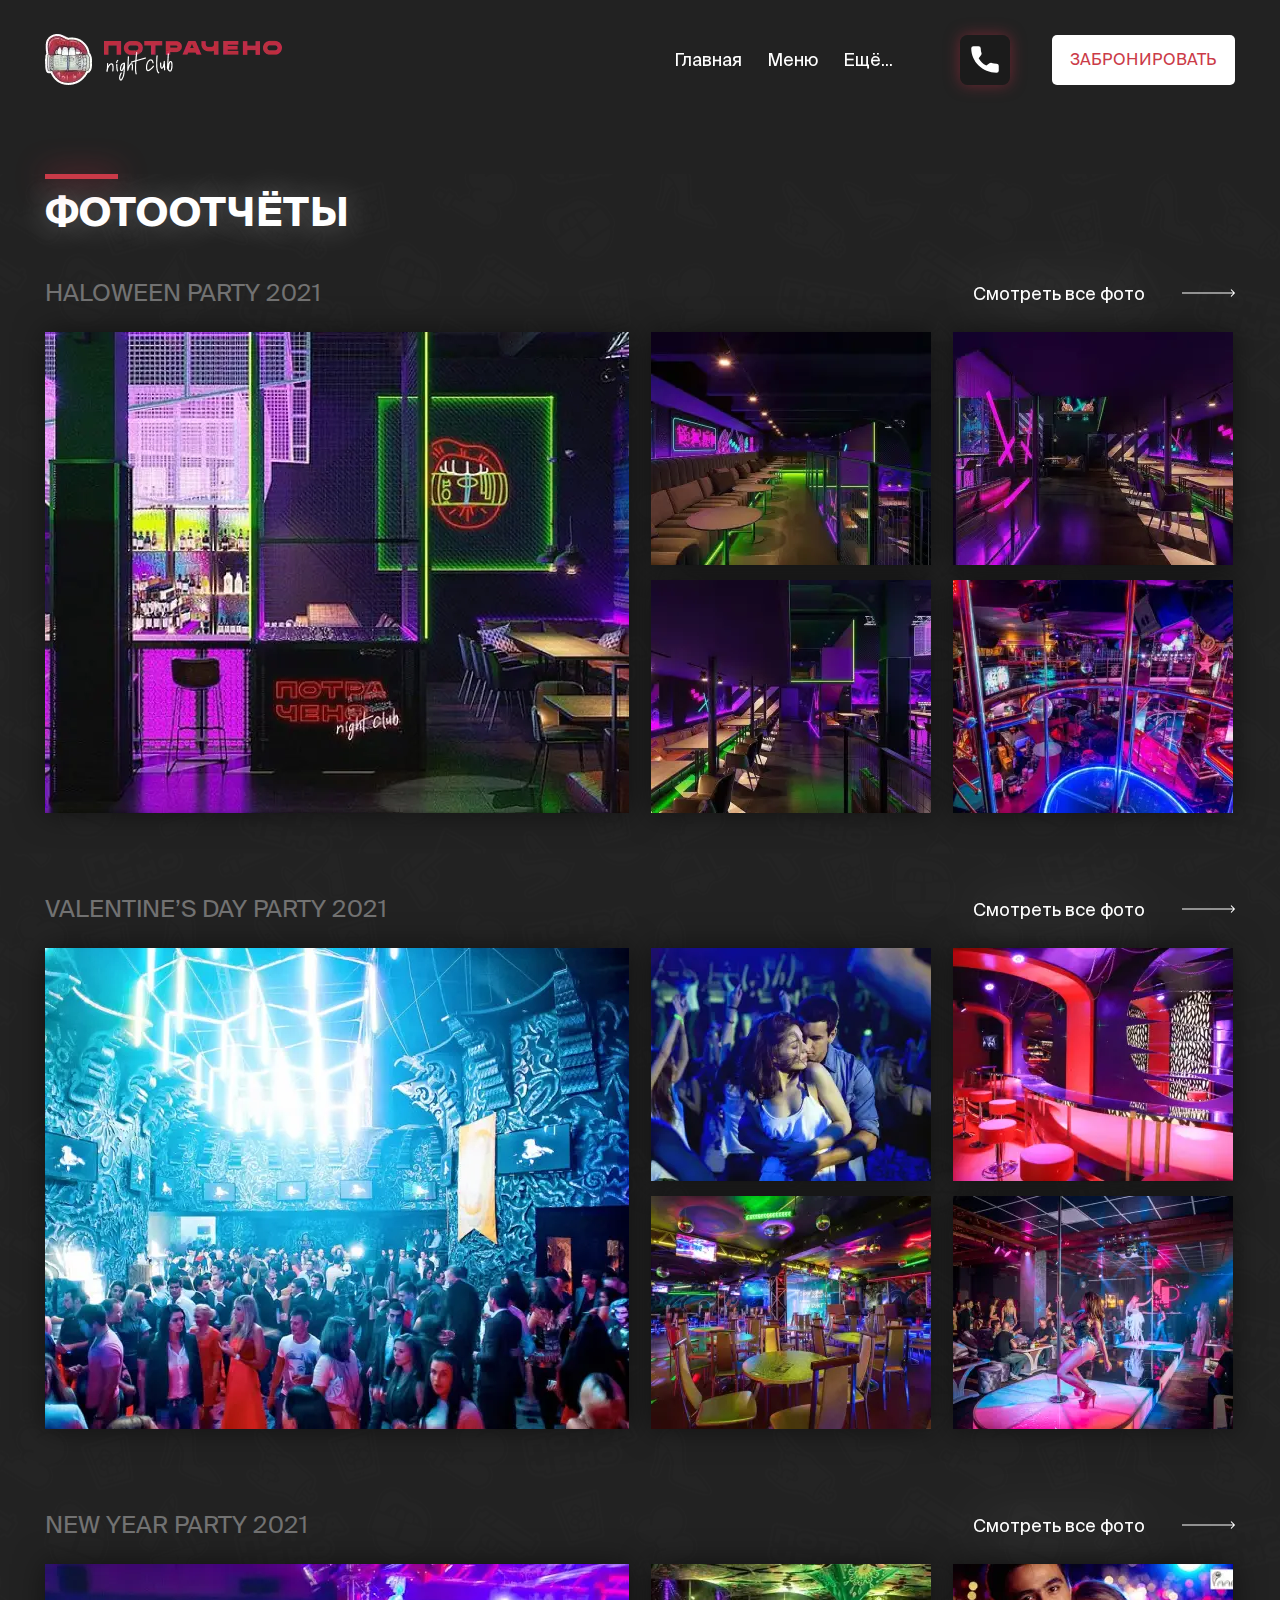
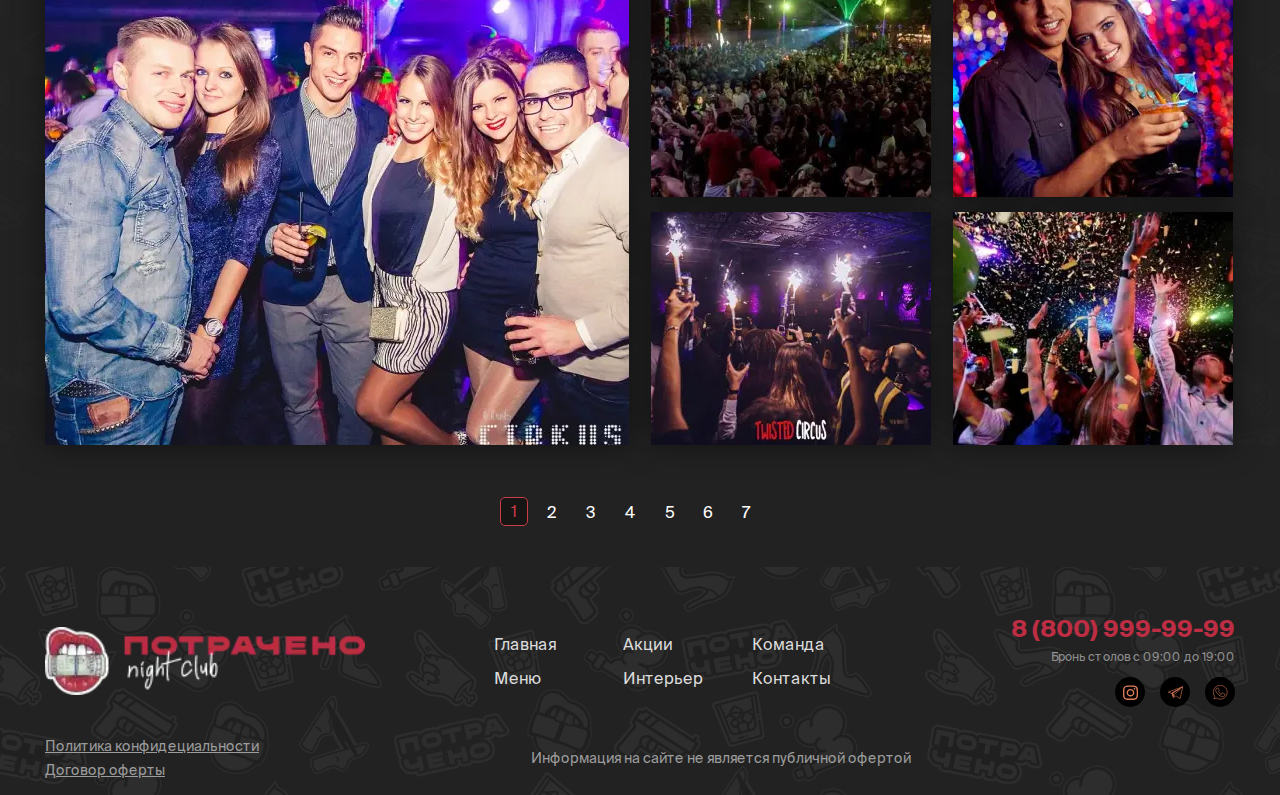
<file: photo-reports.html>
<!DOCTYPE html>
<html lang="ru">
  <head>
    <meta charset="UTF-8" />
    <meta http-equiv="X-UA-Compatible" content="IE=edge" />
    <meta name="viewport" content="width=device-width, initial-scale=1.0" />
    <title>Потрачено - Фотоотчёты</title>
    <link rel="stylesheet" href="css/app.min.css" />
    <link rel="stylesheet" href="css/style.css" />
  </head>
  <body>
    <div class="site-wrapper">
      <header class="header">
    <div class="header__container container">
        <a href="#" class="header__logo logo">
            <picture><source srcset="img/logo.webp" type="image/webp"><img src="img/logo.png" alt="Логотип сайта"></picture>
        </a>
        <div class="header__menu menu">
            <nav class="menu__body js-menu-body">
                <ul class="menu__list">
                  <li><a class="menu__link" href="index.html">Главная</a></li>
                  <li><a class="menu__link" href="main-menu.html">Меню</a></li>
                    <li>
                        <a class="menu__link menu__link--more" href="#">Ещё...</a>
                        <ul class="menu__sublist">
                          <li><a class="menu__link" href="photo-reports.html">Фотоотчеты</a></li>
                          <li><a class="menu__link" href="about.html">Правила заведения</a></li>
                        </ul>
                    </li>
                </ul>
                <button class="menu__btn btn">Забронировать столик</button>
            </nav>
        </div>
        <div class="header__actions actions-header">
            <a href="#" class="actions-header__link">
                <picture><source srcset="img/icons/icons.svg#phone" type="image/webp"><img src="img/icons/icons.svg#phone" class="actions-header__icon" alt="phone" aria-hidden="true"/></picture>
            </a>
            <button class="actions-header__btn btn">Забронировать</button>
            <div class="actions-header__link actions-header__link--mobile">
                <button class="icon-menu js-menu-button">
                    <span></span>
                    <span></span>
                    <span></span>
                </button>
            </div>
        </div>
    </div>
</header>
      <main class="site-main">
        <div class="site-main__spacer"></div>
        <div class="photo-reports">
          <div class="photo-reports__wrapper">
            <div class="photo-reports__top">
              <div class="photo-reports__container container">
                <div class="photo-reports__section-title section-title">
                  <h4 class="section-title__text">Фотоотчёты</h4>
                </div>
                <div class="photo-reports__items">
                  <div class="photo-reports__group photo-group">
                    <div class="photo-group__top">
                      <h4 class="photo-group__title">haloween party 2021</h4>
                      <a href="photo-reports-inner.html" class="section-link hidden-mobile">Смотреть все фото</a>
                    </div>
                    <div class="photo-group__row">
                      <div class="photo-group__col photo-group__left">
                        <picture><source srcset="img/photo-reports/1.webp" type="image/webp"><img src="img/photo-reports/1.jpg" alt=""></picture>
                      </div>
                      <div class="photo-group__col photo-group__right">
                        <div class="photo-group__subrow photo-group__subrow--top">
                          <div class="photo-group__item">
                            <picture><source srcset="img/photo-reports/2.webp" type="image/webp"><img src="img/photo-reports/2.jpg" alt=""></picture>
                          </div>
                          <div class="photo-group__item">
                            <picture><source srcset="img/photo-reports/3.webp" type="image/webp"><img src="img/photo-reports/3.jpg" alt=""></picture>
                          </div>
                        </div>
                        <div class="photo-group__subrow">
                          <div class="photo-group__item">
                            <picture><source srcset="img/photo-reports/4.webp" type="image/webp"><img src="img/photo-reports/4.jpg" alt=""></picture>
                          </div>
                          <div class="photo-group__item">
                            <picture><source srcset="img/photo-reports/5.webp" type="image/webp"><img src="img/photo-reports/5.jpg" alt=""></picture>
                          </div>
                        </div>
                      </div>
                    </div>
                    <div class="photo-group__link">
                      <a href="#" class="section-link hidden-desktop">Смотреть все фото</a>
                    </div>
                  </div>
                  <div class="photo-reports__group photo-group">
                    <div class="photo-group__top">
                      <h4 class="photo-group__title">valentine’s day party 2021</h4>
                      <a href="photo-reports-inner.html" class="section-link hidden-mobile">Смотреть все фото</a>
                    </div>
                    <div class="photo-group__row">
                      <div class="photo-group__col photo-group__left">
                        <picture><source srcset="img/photo-reports/6.webp" type="image/webp"><img src="img/photo-reports/6.jpg" alt=""></picture>
                      </div>
                      <div class="photo-group__col photo-group__right">
                        <div class="photo-group__subrow photo-group__subrow--top">
                          <div class="photo-group__item">
                            <picture><source srcset="img/photo-reports/7.webp" type="image/webp"><img src="img/photo-reports/7.jpg" alt=""></picture>
                          </div>
                          <div class="photo-group__item">
                            <picture><source srcset="img/photo-reports/8.webp" type="image/webp"><img src="img/photo-reports/8.jpg" alt=""></picture>
                          </div>
                        </div>
                        <div class="photo-group__subrow">
                          <div class="photo-group__item">
                            <picture><source srcset="img/photo-reports/9.webp" type="image/webp"><img src="img/photo-reports/9.jpg" alt=""></picture>
                          </div>
                          <div class="photo-group__item">
                            <picture><source srcset="img/photo-reports/10.webp" type="image/webp"><img src="img/photo-reports/10.jpg" alt=""></picture>
                          </div>
                        </div>
                      </div>
                    </div>
                    <div class="photo-group__link">
                      <a href="photo-reports-inner.html" class="section-link hidden-desktop">Смотреть все фото</a>
                    </div>
                  </div>
                  <div class="photo-reports__group photo-group">
                    <div class="photo-group__top">
                      <h4 class="photo-group__title">new year party 2021</h4>
                      <a href="#" class="section-link hidden-mobile">Смотреть все фото</a>
                    </div>
                    <div class="photo-group__row">
                      <div class="photo-group__col photo-group__left">
                        <picture><source srcset="img/photo-reports/11.webp" type="image/webp"><img src="img/photo-reports/11.jpg" alt=""></picture>
                      </div>
                      <div class="photo-group__col photo-group__right">
                        <div class="photo-group__subrow photo-group__subrow--top">
                          <div class="photo-group__item">
                            <picture><source srcset="img/photo-reports/12.webp" type="image/webp"><img src="img/photo-reports/12.jpg" alt=""></picture>
                          </div>
                          <div class="photo-group__item">
                            <picture><source srcset="img/photo-reports/13.webp" type="image/webp"><img src="img/photo-reports/13.jpg" alt=""></picture>
                          </div>
                        </div>
                        <div class="photo-group__subrow">
                          <div class="photo-group__item">
                            <picture><source srcset="img/photo-reports/14.webp" type="image/webp"><img src="img/photo-reports/14.jpg" alt=""></picture>
                          </div>
                          <div class="photo-group__item">
                            <picture><source srcset="img/photo-reports/15.webp" type="image/webp"><img src="img/photo-reports/15.jpg" alt=""></picture>
                          </div>
                        </div>
                      </div>
                    </div>
                    <div class="photo-group__link">
                      <a href="photo-reports-inner.html" class="section-link hidden-desktop">Смотреть все фото</a>
                    </div>
                  </div>
                </div>
              </div>
            </div>
            <div class="photo-reports__page-nav page-nav">
              <ul>
                <li class="active"><a href="#">1</a></li>
                <li><a href="#">2</a></li>
                <li><a href="#">3</a></li>
                <li><a href="#">4</a></li>
                <li><a href="#">5</a></li>
                <li><a href="#">6</a></li>
                <li><a href="#">7</a></li>
              </ul>
            </div>
          </div>
        </div>
      </main>
      <footer class="footer">
  <div class="footer__wrapper">
    <div class="footer__container container">
      <div class="footer__top">
        <a href="#" class="footer-logo">
          <picture><source srcset="img/logo.webp" type="image/webp"><img src="img/logo.png" alt="logo"></picture>
        </a>
        <div class="footer-nav">
          <a href="#" class="footer-nav__link">Главная</a>
          <a href="#" class="footer-nav__link">Акции</a>
          <a href="#" class="footer-nav__link">Команда</a>
          <a href="#" class="footer-nav__link">Меню</a>
          <a href="#" class="footer-nav__link">Интерьер</a>
          <a href="#" class="footer-nav__link">Контакты</a>
        </div>
        <div class="footer-right">
          <a href="tel:88009999999" class="footer-right__link">8 (800) 999-99-99</a>
          <span class="footer-right__text">Бронь столов с 09:00 до 19:00</span>
          <div class="footer__right">
            <div class="contacts-socials contacts-socials--footer">
              <div class="contacts-socials__item">
                <a href="#" class="contacts-socials__link contacts-socials__link--instagram"></a>
              </div>
              <div class="contacts-socials__item">
                <a href="#" class="contacts-socials__link contacts-socials__link--tg"></a>
              </div>
              <div class="contacts-socials__item">
                <a href="#" class="contacts-socials__link contacts-socials__link--whatsapp"></a>
              </div>
            </div>
          </div>
        </div>
      </div>
      <div class="footer__bottom footer-bottom">
        <div class="footer-bottom__left">
          <a href="#" class="footer-bottom__link">Политика конфидециальности</a>
          <a href="#" class="footer-bottom__link">Договор оферты</a>
        </div>
        <div class="footer-bottom__center">
          <span class="footer-bottom__text">Информация на сайте не является публичной офертой</span>
        </div>
      </div>
    </div>
  </div>
</footer>
    </div>
    <script src="js/app.min.js"></script>
    <script src="js/custom.js"></script>
  </body>
</html>
</file>
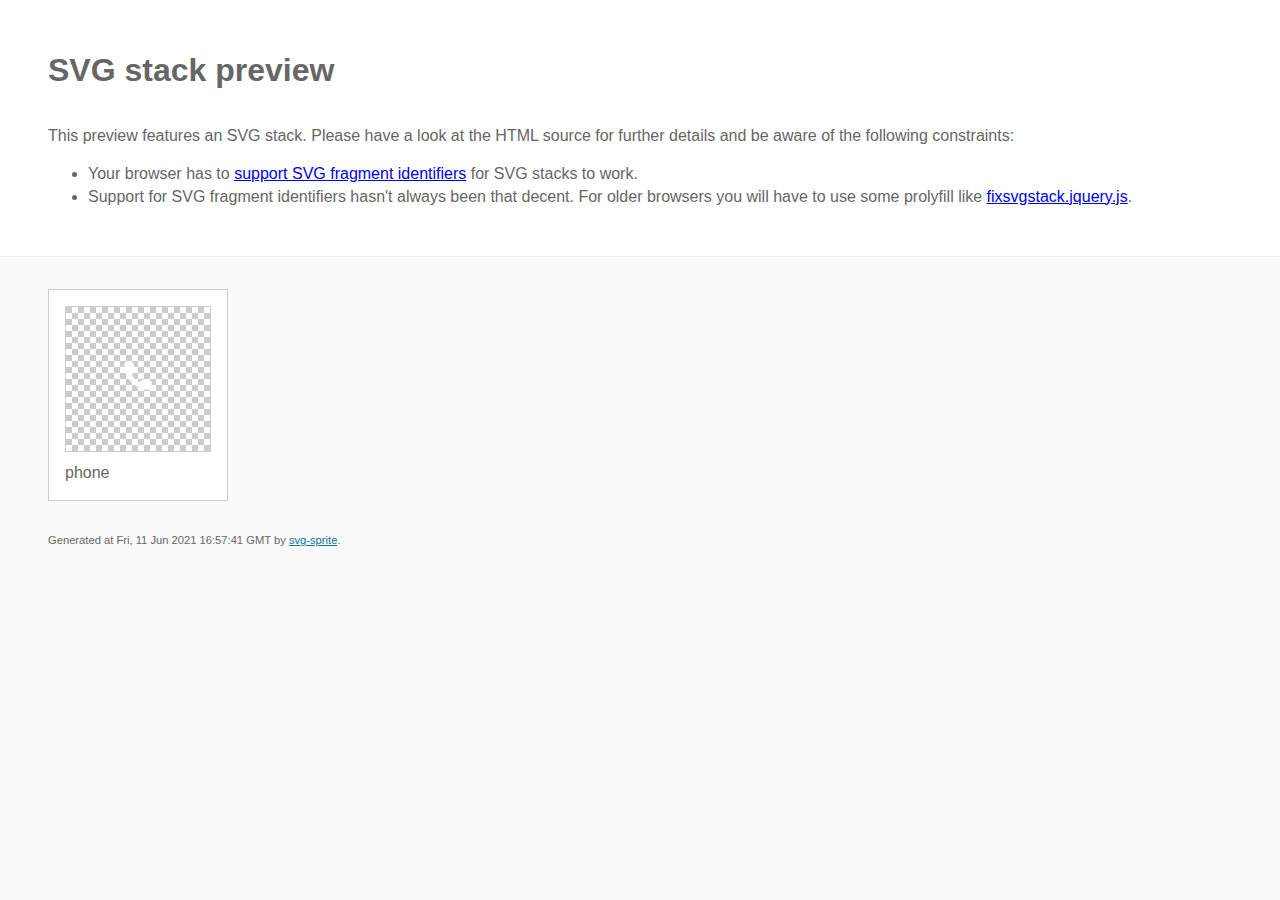
<file: img/stack/sprite.stack.html>
<!DOCTYPE html>
<html lang="en" xmlns="http://www.w3.org/1999/xhtml">
	<head>
		<meta charset="utf-8"/>
		<meta http-equiv="X-UA-Compatible" content="IE=Edge"/>
		<title>SVG stack preview | svg-sprite</title>
		<style>@charset "UTF-8";body{padding:0;margin:0;color:#666;background:#fafafa;font-family:Arial,Helvetica,sans-serif;font-size:1em;line-height:1.4}header{display:block;padding:3em 3em 2em 3em;background-color:#fff}header p{margin:2em 0 0 0}section{border-top:1px solid #eee;padding:2em 3em 0 3em}section ul{margin:0;padding:0}section li{display:inline;display:inline-block;background-color:#fff;position:relative;margin:0 2em 2em 0;vertical-align:top;border:1px solid #ccc;padding:1em 1em 3em 1em;cursor:default}.icon-box{margin:0;width:144px;height:144px;position:relative;background:#ccc url("[data-uri]") top left repeat;border:1px solid #ccc;display:table-cell;vertical-align:middle;text-align:center}.icon{display:inline;display:inline-block}h1{margin-top:0}h2{margin:0;padding:0;font-size:1em;font-weight:normal;white-space:nowrap;overflow:hidden;text-overflow:ellipsis;position:absolute;left:1em;right:1em;bottom:1em}footer{display:block;margin:0;padding:0 3em 3em 3em}footer p{margin:0;font-size:.7em}footer a{color:#0f7595;margin-left:0}</style>
		
<!--
	
Sprite shape dimensions
====================================================================================================
You will need to set the sprite shape dimensions via CSS when you use them as stack SVGs, otherwise
they would become a huge 100% in size. You may use the following dimension classes for doing so.
They might well be outsourced to an external stylesheet of course.

-->

<style type="text/css">
	.svg-phone-dims { width: 28px; height: 28px; }
</style>

<!--
====================================================================================================
-->

	</head>
	<body>
		<header>
			<h1>SVG stack preview</h1>
			<p>This preview features an SVG stack. Please have a look at the HTML source for further details and be aware of the following constraints:</p>
			<ul>
				<li>Your browser has to <a href="http://caniuse.com/#feat=svg-fragment" target="_blank">support SVG fragment identifiers</a> for SVG stacks to work.</li>
				<li>Support for SVG fragment identifiers hasn't always been that decent. For older browsers you will have to use some prolyfill like <a href="https://github.com/preciousforever/SVG-Stacker/blob/master/fixsvgstack.jquery.js" target="_blank">fixsvgstack.jquery.js</a>.</li>
			</ul>
		</header>
		<section>
			
<!--
	
SVG stack
====================================================================================================
These SVG images make use of fragment identifiers (IDs) to reference certain portions of the
external sprite. By default, all shapes inside the sprite are hidden by CSS. The `:target` pseudo
selector is used to show the very shape that is referenced by the fragment identifier.  

-->

			<ul>
				
				<li title="phone">
					<div class="icon-box">
						
						<!-- phone -->
						<img src="../icons/icons.svg#phone" class="svg-phone-dims" alt="phone"/>
						
					</div>
					<h2>phone</h2>
				</li>
			</ul>

<!--
====================================================================================================
-->

		</section>
		<footer>
			<p>Generated at Fri, 11 Jun 2021 16:57:41 GMT by <a href="https://github.com/jkphl/svg-sprite" target="_blank">svg-sprite</a>.</p>
		</footer>
	</body>
</html>
</file>
<file: css/style.css>
.menu__lin {
    color: white;
    transition: 500ms;
}
.menu__lin:hover {
    color: #cb3b48 !important;
}

.btn {
    background: white !important;
    color: #cb3b48 !important;
}
.btn:hover {
    background: #cb3b48 !important;
    color: white !important;
}

.btn.active {
    background: #cb3b48 !important;
    color: white !important;
}
</file>
<file: css/app.min.css>
*,::after,::before{-webkit-box-sizing:border-box;box-sizing:border-box}html{font-family:sans-serif;line-height:1.15;-webkit-text-size-adjust:100%;-ms-text-size-adjust:100%;-ms-overflow-style:scrollbar;-webkit-tap-highlight-color:transparent}@-ms-viewport{width:device-width}article,aside,dialog,figcaption,figure,footer,header,hgroup,main,nav,section{display:block}body{margin:0;font-family:-apple-system,BlinkMacSystemFont,"Segoe UI",Roboto,"Helvetica Neue",Arial,sans-serif,"Apple Color Emoji","Segoe UI Emoji","Segoe UI Symbol";font-size:1rem;font-weight:400;line-height:1.5;color:#212529;text-align:left;background-color:#fff}[tabindex="-1"]:focus{outline:0!important}hr{-webkit-box-sizing:content-box;box-sizing:content-box;height:0;overflow:visible}h1,h2,h3,h4,h5,h6{margin-top:0;margin-bottom:.5rem}p{margin-top:0;margin-bottom:1rem}abbr[data-original-title],abbr[title]{text-decoration:underline;-webkit-text-decoration:underline dotted;text-decoration:underline dotted;cursor:help;border-bottom:0}address{margin-bottom:1rem;font-style:normal;line-height:inherit}dl,ol,ul{margin-top:0;margin-bottom:1rem}ol ol,ol ul,ul ol,ul ul{margin-bottom:0}dt{font-weight:700}dd{margin-bottom:.5rem;margin-left:0}blockquote{margin:0 0 1rem}dfn{font-style:italic}b,strong{font-weight:bolder}small{font-size:80%}sub,sup{position:relative;font-size:75%;line-height:0;vertical-align:baseline}sub{bottom:-.25em}sup{top:-.5em}a{color:#007bff;text-decoration:none;background-color:transparent;-webkit-text-decoration-skip:objects}a:hover{color:#0056b3;text-decoration:underline}a:not([href]):not([tabindex]){color:inherit;text-decoration:none}a:not([href]):not([tabindex]):focus,a:not([href]):not([tabindex]):hover{color:inherit;text-decoration:none}a:not([href]):not([tabindex]):focus{outline:0}code,kbd,pre,samp{font-family:monospace,monospace;font-size:1em}pre{margin-top:0;margin-bottom:1rem;overflow:auto;-ms-overflow-style:scrollbar}figure{margin:0 0 1rem}img{vertical-align:middle;border-style:none}svg:not(:root){overflow:hidden}[role=button],a,area,button,input:not([type=range]),label,select,summary,textarea{-ms-touch-action:manipulation;touch-action:manipulation}table{border-collapse:collapse}caption{padding-top:.75rem;padding-bottom:.75rem;color:#868e96;text-align:left;caption-side:bottom}th{text-align:inherit}label{display:inline-block;margin-bottom:.5rem}button{border-radius:0}button:focus{outline:1px dotted;outline:5px auto -webkit-focus-ring-color}button,input,optgroup,select,textarea{margin:0;font-family:inherit;font-size:inherit;line-height:inherit}button,input{overflow:visible}button,select{text-transform:none}[type=reset],[type=submit],button,html [type=button]{-webkit-appearance:button}[type=button]::-moz-focus-inner,[type=reset]::-moz-focus-inner,[type=submit]::-moz-focus-inner,button::-moz-focus-inner{padding:0;border-style:none}input[type=checkbox],input[type=radio]{-webkit-box-sizing:border-box;box-sizing:border-box;padding:0}input[type=date],input[type=datetime-local],input[type=month],input[type=time]{-webkit-appearance:listbox}textarea{overflow:auto;resize:vertical}fieldset{min-width:0;padding:0;margin:0;border:0}legend{display:block;width:100%;max-width:100%;padding:0;margin-bottom:.5rem;font-size:1.5rem;line-height:inherit;color:inherit;white-space:normal}progress{vertical-align:baseline}[type=number]::-webkit-inner-spin-button,[type=number]::-webkit-outer-spin-button{height:auto}[type=search]{outline-offset:-2px;-webkit-appearance:none}[type=search]::-webkit-search-cancel-button,[type=search]::-webkit-search-decoration{-webkit-appearance:none}::-webkit-file-upload-button{font:inherit;-webkit-appearance:button}output{display:inline-block}summary{display:list-item}template{display:none}[hidden]{display:none!important}@font-face{font-family:swiper-icons;src:url("data:application/font-woff;charset=utf-8;base64, [base64]//wADZ2x5ZgAAAywAAADMAAAD2MHtryVoZWFkAAABbAAAADAAAAA2E2+eoWhoZWEAAAGcAAAAHwAAACQC9gDzaG10eAAAAigAAAAZAAAArgJkABFsb2NhAAAC0AAAAFoAAABaFQAUGG1heHAAAAG8AAAAHwAAACAAcABAbmFtZQAAA/gAAAE5AAACXvFdBwlwb3N0AAAFNAAAAGIAAACE5s74hXjaY2BkYGAAYpf5Hu/j+W2+MnAzMYDAzaX6QjD6/4//Bxj5GA8AuRwMYGkAPywL13jaY2BkYGA88P8Agx4j+/8fQDYfA1AEBWgDAIB2BOoAeNpjYGRgYNBh4GdgYgABEMnIABJzYNADCQAACWgAsQB42mNgYfzCOIGBlYGB0YcxjYGBwR1Kf2WQZGhhYGBiYGVmgAFGBiQQkOaawtDAoMBQxXjg/wEGPcYDDA4wNUA2CCgwsAAAO4EL6gAAeNpj2M0gyAACqxgGNWBkZ2D4/wMA+xkDdgAAAHjaY2BgYGaAYBkGRgYQiAHyGMF8FgYHIM3DwMHABGQrMOgyWDLEM1T9/w8UBfEMgLzE////P/5//f/V/xv+r4eaAAeMbAxwIUYmIMHEgKYAYjUcsDAwsLKxc3BycfPw8jEQA/[base64]/uznmfPFBNODM2K7MTQ45YEAZqGP81AmGGcF3iPqOop0r1SPTaTbVkfUe4HXj97wYE+yNwWYxwWu4v1ugWHgo3S1XdZEVqWM7ET0cfnLGxWfkgR42o2PvWrDMBSFj/IHLaF0zKjRgdiVMwScNRAoWUoH78Y2icB/yIY09An6AH2Bdu/UB+yxopYshQiEvnvu0dURgDt8QeC8PDw7Fpji3fEA4z/PEJ6YOB5hKh4dj3EvXhxPqH/SKUY3rJ7srZ4FZnh1PMAtPhwP6fl2PMJMPDgeQ4rY8YT6Gzao0eAEA409DuggmTnFnOcSCiEiLMgxCiTI6Cq5DZUd3Qmp10vO0LaLTd2cjN4fOumlc7lUYbSQcZFkutRG7g6JKZKy0RmdLY680CDnEJ+UMkpFFe1RN7nxdVpXrC4aTtnaurOnYercZg2YVmLN/d/gczfEimrE/fs/bOuq29Zmn8tloORaXgZgGa78yO9/cnXm2BpaGvq25Dv9S4E9+5SIc9PqupJKhYFSSl47+Qcr1mYNAAAAeNptw0cKwkAAAMDZJA8Q7OUJvkLsPfZ6zFVERPy8qHh2YER+3i/BP83vIBLLySsoKimrqKqpa2hp6+jq6RsYGhmbmJqZSy0sraxtbO3sHRydnEMU4uR6yx7JJXveP7WrDycAAAAAAAH//wACeNpjYGRgYOABYhkgZgJCZgZNBkYGLQZtIJsFLMYAAAw3ALgAeNolizEKgDAQBCchRbC2sFER0YD6qVQiBCv/H9ezGI6Z5XBAw8CBK/m5iQQVauVbXLnOrMZv2oLdKFa8Pjuru2hJzGabmOSLzNMzvutpB3N42mNgZGBg4GKQYzBhYMxJLMlj4GBgAYow/P/PAJJhLM6sSoWKfWCAAwDAjgbRAAB42mNgYGBkAIIbCZo5IPrmUn0hGA0AO8EFTQAA") format("woff");font-weight:400;font-style:normal}:root{--swiper-theme-color:#007aff}.swiper-container{margin-left:auto;margin-right:auto;position:relative;overflow:hidden;list-style:none;padding:0;z-index:1}.swiper-container-vertical>.swiper-wrapper{-webkit-box-orient:vertical;-webkit-box-direction:normal;-ms-flex-direction:column;flex-direction:column}.swiper-wrapper{position:relative;width:100%;height:100%;z-index:1;display:-webkit-box;display:-ms-flexbox;display:flex;-webkit-transition-property:-webkit-transform;transition-property:-webkit-transform;-o-transition-property:transform;transition-property:transform;transition-property:transform,-webkit-transform;-webkit-box-sizing:content-box;box-sizing:content-box}.swiper-container-android .swiper-slide,.swiper-wrapper{-webkit-transform:translate3d(0,0,0);transform:translate3d(0,0,0)}.swiper-container-multirow>.swiper-wrapper{-ms-flex-wrap:wrap;flex-wrap:wrap}.swiper-container-multirow-column>.swiper-wrapper{-ms-flex-wrap:wrap;flex-wrap:wrap;-webkit-box-orient:vertical;-webkit-box-direction:normal;-ms-flex-direction:column;flex-direction:column}.swiper-container-free-mode>.swiper-wrapper{-webkit-transition-timing-function:ease-out;-o-transition-timing-function:ease-out;transition-timing-function:ease-out;margin:0 auto}.swiper-container-pointer-events{-ms-touch-action:pan-y;touch-action:pan-y}.swiper-container-pointer-events.swiper-container-vertical{-ms-touch-action:pan-x;touch-action:pan-x}.swiper-slide{-ms-flex-negative:0;flex-shrink:0;width:100%;height:100%;position:relative;-webkit-transition-property:-webkit-transform;transition-property:-webkit-transform;-o-transition-property:transform;transition-property:transform;transition-property:transform,-webkit-transform}.swiper-slide-invisible-blank{visibility:hidden}.swiper-container-autoheight,.swiper-container-autoheight .swiper-slide{height:auto}.swiper-container-autoheight .swiper-wrapper{-webkit-box-align:start;-ms-flex-align:start;align-items:flex-start;-webkit-transition-property:height,-webkit-transform;transition-property:height,-webkit-transform;-o-transition-property:transform,height;transition-property:transform,height;transition-property:transform,height,-webkit-transform}.swiper-container-3d{-webkit-perspective:1200px;perspective:1200px}.swiper-container-3d .swiper-cube-shadow,.swiper-container-3d .swiper-slide,.swiper-container-3d .swiper-slide-shadow-bottom,.swiper-container-3d .swiper-slide-shadow-left,.swiper-container-3d .swiper-slide-shadow-right,.swiper-container-3d .swiper-slide-shadow-top,.swiper-container-3d .swiper-wrapper{-webkit-transform-style:preserve-3d;transform-style:preserve-3d}.swiper-container-3d .swiper-slide-shadow-bottom,.swiper-container-3d .swiper-slide-shadow-left,.swiper-container-3d .swiper-slide-shadow-right,.swiper-container-3d .swiper-slide-shadow-top{position:absolute;left:0;top:0;width:100%;height:100%;pointer-events:none;z-index:10}.swiper-container-3d .swiper-slide-shadow-left{background-image:-webkit-gradient(linear,right top,left top,from(rgba(0,0,0,.5)),to(rgba(0,0,0,0)));background-image:-o-linear-gradient(right,rgba(0,0,0,.5),rgba(0,0,0,0));background-image:linear-gradient(to left,rgba(0,0,0,.5),rgba(0,0,0,0))}.swiper-container-3d .swiper-slide-shadow-right{background-image:-webkit-gradient(linear,left top,right top,from(rgba(0,0,0,.5)),to(rgba(0,0,0,0)));background-image:-o-linear-gradient(left,rgba(0,0,0,.5),rgba(0,0,0,0));background-image:linear-gradient(to right,rgba(0,0,0,.5),rgba(0,0,0,0))}.swiper-container-3d .swiper-slide-shadow-top{background-image:-webkit-gradient(linear,left bottom,left top,from(rgba(0,0,0,.5)),to(rgba(0,0,0,0)));background-image:-o-linear-gradient(bottom,rgba(0,0,0,.5),rgba(0,0,0,0));background-image:linear-gradient(to top,rgba(0,0,0,.5),rgba(0,0,0,0))}.swiper-container-3d .swiper-slide-shadow-bottom{background-image:-webkit-gradient(linear,left top,left bottom,from(rgba(0,0,0,.5)),to(rgba(0,0,0,0)));background-image:-o-linear-gradient(top,rgba(0,0,0,.5),rgba(0,0,0,0));background-image:linear-gradient(to bottom,rgba(0,0,0,.5),rgba(0,0,0,0))}.swiper-container-css-mode>.swiper-wrapper{overflow:auto;scrollbar-width:none;-ms-overflow-style:none}.swiper-container-css-mode>.swiper-wrapper::-webkit-scrollbar{display:none}.swiper-container-css-mode>.swiper-wrapper>.swiper-slide{scroll-snap-align:start start}.swiper-container-horizontal.swiper-container-css-mode>.swiper-wrapper{-ms-scroll-snap-type:x mandatory;scroll-snap-type:x mandatory}.swiper-container-vertical.swiper-container-css-mode>.swiper-wrapper{-ms-scroll-snap-type:y mandatory;scroll-snap-type:y mandatory}:root{--swiper-navigation-size:44px}.swiper-button-next,.swiper-button-prev{position:absolute;top:50%;width:calc(var(--swiper-navigation-size)/ 44 * 27);height:var(--swiper-navigation-size);margin-top:calc(0px - (var(--swiper-navigation-size)/ 2));z-index:10;cursor:pointer;display:-webkit-box;display:-ms-flexbox;display:flex;-webkit-box-align:center;-ms-flex-align:center;align-items:center;-webkit-box-pack:center;-ms-flex-pack:center;justify-content:center;color:var(--swiper-navigation-color,var(--swiper-theme-color))}.swiper-button-next.swiper-button-disabled,.swiper-button-prev.swiper-button-disabled{opacity:.35;cursor:auto;pointer-events:none}.swiper-button-next:after,.swiper-button-prev:after{font-family:swiper-icons;font-size:var(--swiper-navigation-size);text-transform:none!important;letter-spacing:0;text-transform:none;font-variant:initial;line-height:1}.swiper-button-prev,.swiper-container-rtl .swiper-button-next{left:10px;right:auto}.swiper-button-prev:after,.swiper-container-rtl .swiper-button-next:after{content:'prev'}.swiper-button-next,.swiper-container-rtl .swiper-button-prev{right:10px;left:auto}.swiper-button-next:after,.swiper-container-rtl .swiper-button-prev:after{content:'next'}.swiper-button-next.swiper-button-white,.swiper-button-prev.swiper-button-white{--swiper-navigation-color:#ffffff}.swiper-button-next.swiper-button-black,.swiper-button-prev.swiper-button-black{--swiper-navigation-color:#000000}.swiper-button-lock{display:none}.swiper-pagination{position:absolute;text-align:center;-webkit-transition:.3s opacity;-o-transition:.3s opacity;transition:.3s opacity;-webkit-transform:translate3d(0,0,0);transform:translate3d(0,0,0);z-index:10}.swiper-pagination.swiper-pagination-hidden{opacity:0}.swiper-container-horizontal>.swiper-pagination-bullets,.swiper-pagination-custom,.swiper-pagination-fraction{bottom:10px;left:0;width:100%}.swiper-pagination-bullets-dynamic{overflow:hidden;font-size:0}.swiper-pagination-bullets-dynamic .swiper-pagination-bullet{-webkit-transform:scale(.33);-ms-transform:scale(.33);transform:scale(.33);position:relative}.swiper-pagination-bullets-dynamic .swiper-pagination-bullet-active{-webkit-transform:scale(1);-ms-transform:scale(1);transform:scale(1)}.swiper-pagination-bullets-dynamic .swiper-pagination-bullet-active-main{-webkit-transform:scale(1);-ms-transform:scale(1);transform:scale(1)}.swiper-pagination-bullets-dynamic .swiper-pagination-bullet-active-prev{-webkit-transform:scale(.66);-ms-transform:scale(.66);transform:scale(.66)}.swiper-pagination-bullets-dynamic .swiper-pagination-bullet-active-prev-prev{-webkit-transform:scale(.33);-ms-transform:scale(.33);transform:scale(.33)}.swiper-pagination-bullets-dynamic .swiper-pagination-bullet-active-next{-webkit-transform:scale(.66);-ms-transform:scale(.66);transform:scale(.66)}.swiper-pagination-bullets-dynamic .swiper-pagination-bullet-active-next-next{-webkit-transform:scale(.33);-ms-transform:scale(.33);transform:scale(.33)}.swiper-pagination-bullet{width:8px;height:8px;display:inline-block;border-radius:50%;background:#000;opacity:.2}button.swiper-pagination-bullet{border:none;margin:0;padding:0;-webkit-box-shadow:none;box-shadow:none;-webkit-appearance:none;-moz-appearance:none;appearance:none}.swiper-pagination-clickable .swiper-pagination-bullet{cursor:pointer}.swiper-pagination-bullet-active{opacity:1;background:var(--swiper-pagination-color,var(--swiper-theme-color))}.swiper-container-vertical>.swiper-pagination-bullets{right:10px;top:50%;-webkit-transform:translate3d(0,-50%,0);transform:translate3d(0,-50%,0)}.swiper-container-vertical>.swiper-pagination-bullets .swiper-pagination-bullet{margin:6px 0;display:block}.swiper-container-vertical>.swiper-pagination-bullets.swiper-pagination-bullets-dynamic{top:50%;-webkit-transform:translateY(-50%);-ms-transform:translateY(-50%);transform:translateY(-50%);width:8px}.swiper-container-vertical>.swiper-pagination-bullets.swiper-pagination-bullets-dynamic .swiper-pagination-bullet{display:inline-block;-webkit-transition:.2s transform,.2s top;-o-transition:.2s transform,.2s top;transition:.2s transform,.2s top}.swiper-container-horizontal>.swiper-pagination-bullets .swiper-pagination-bullet{margin:0 4px}.swiper-container-horizontal>.swiper-pagination-bullets.swiper-pagination-bullets-dynamic{left:50%;-webkit-transform:translateX(-50%);-ms-transform:translateX(-50%);transform:translateX(-50%);white-space:nowrap}.swiper-container-horizontal>.swiper-pagination-bullets.swiper-pagination-bullets-dynamic .swiper-pagination-bullet{-webkit-transition:.2s transform,.2s left;-o-transition:.2s transform,.2s left;transition:.2s transform,.2s left}.swiper-container-horizontal.swiper-container-rtl>.swiper-pagination-bullets-dynamic .swiper-pagination-bullet{-webkit-transition:.2s transform,.2s right;-o-transition:.2s transform,.2s right;transition:.2s transform,.2s right}.swiper-pagination-progressbar{background:rgba(0,0,0,.25);position:absolute}.swiper-pagination-progressbar .swiper-pagination-progressbar-fill{background:var(--swiper-pagination-color,var(--swiper-theme-color));position:absolute;left:0;top:0;width:100%;height:100%;-webkit-transform:scale(0);-ms-transform:scale(0);transform:scale(0);-webkit-transform-origin:left top;-ms-transform-origin:left top;transform-origin:left top}.swiper-container-rtl .swiper-pagination-progressbar .swiper-pagination-progressbar-fill{-webkit-transform-origin:right top;-ms-transform-origin:right top;transform-origin:right top}.swiper-container-horizontal>.swiper-pagination-progressbar,.swiper-container-vertical>.swiper-pagination-progressbar.swiper-pagination-progressbar-opposite{width:100%;height:4px;left:0;top:0}.swiper-container-horizontal>.swiper-pagination-progressbar.swiper-pagination-progressbar-opposite,.swiper-container-vertical>.swiper-pagination-progressbar{width:4px;height:100%;left:0;top:0}.swiper-pagination-white{--swiper-pagination-color:#ffffff}.swiper-pagination-black{--swiper-pagination-color:#000000}.swiper-pagination-lock{display:none}.swiper-scrollbar{border-radius:10px;position:relative;-ms-touch-action:none;background:rgba(0,0,0,.1)}.swiper-container-horizontal>.swiper-scrollbar{position:absolute;left:1%;bottom:3px;z-index:50;height:5px;width:98%}.swiper-container-vertical>.swiper-scrollbar{position:absolute;right:3px;top:1%;z-index:50;width:5px;height:98%}.swiper-scrollbar-drag{height:100%;width:100%;position:relative;background:rgba(0,0,0,.5);border-radius:10px;left:0;top:0}.swiper-scrollbar-cursor-drag{cursor:move}.swiper-scrollbar-lock{display:none}.swiper-zoom-container{width:100%;height:100%;display:-webkit-box;display:-ms-flexbox;display:flex;-webkit-box-pack:center;-ms-flex-pack:center;justify-content:center;-webkit-box-align:center;-ms-flex-align:center;align-items:center;text-align:center}.swiper-zoom-container>canvas,.swiper-zoom-container>img,.swiper-zoom-container>svg{max-width:100%;max-height:100%;-o-object-fit:contain;object-fit:contain}.swiper-slide-zoomed{cursor:move}.swiper-lazy-preloader{width:42px;height:42px;position:absolute;left:50%;top:50%;margin-left:-21px;margin-top:-21px;z-index:10;-webkit-transform-origin:50%;-ms-transform-origin:50%;transform-origin:50%;-webkit-animation:swiper-preloader-spin 1s infinite linear;animation:swiper-preloader-spin 1s infinite linear;-webkit-box-sizing:border-box;box-sizing:border-box;border:4px solid var(--swiper-preloader-color,var(--swiper-theme-color));border-radius:50%;border-top-color:transparent}.swiper-lazy-preloader-white{--swiper-preloader-color:#fff}.swiper-lazy-preloader-black{--swiper-preloader-color:#000}@-webkit-keyframes swiper-preloader-spin{100%{-webkit-transform:rotate(360deg);transform:rotate(360deg)}}@keyframes swiper-preloader-spin{100%{-webkit-transform:rotate(360deg);transform:rotate(360deg)}}.swiper-container .swiper-notification{position:absolute;left:0;top:0;pointer-events:none;opacity:0;z-index:-1000}.swiper-container-fade.swiper-container-free-mode .swiper-slide{-webkit-transition-timing-function:ease-out;-o-transition-timing-function:ease-out;transition-timing-function:ease-out}.swiper-container-fade .swiper-slide{pointer-events:none;-webkit-transition-property:opacity;-o-transition-property:opacity;transition-property:opacity}.swiper-container-fade .swiper-slide .swiper-slide{pointer-events:none}.swiper-container-fade .swiper-slide-active,.swiper-container-fade .swiper-slide-active .swiper-slide-active{pointer-events:auto}.swiper-container-cube{overflow:visible}.swiper-container-cube .swiper-slide{pointer-events:none;-webkit-backface-visibility:hidden;backface-visibility:hidden;z-index:1;visibility:hidden;-webkit-transform-origin:0 0;-ms-transform-origin:0 0;transform-origin:0 0;width:100%;height:100%}.swiper-container-cube .swiper-slide .swiper-slide{pointer-events:none}.swiper-container-cube.swiper-container-rtl .swiper-slide{-webkit-transform-origin:100% 0;-ms-transform-origin:100% 0;transform-origin:100% 0}.swiper-container-cube .swiper-slide-active,.swiper-container-cube .swiper-slide-active .swiper-slide-active{pointer-events:auto}.swiper-container-cube .swiper-slide-active,.swiper-container-cube .swiper-slide-next,.swiper-container-cube .swiper-slide-next+.swiper-slide,.swiper-container-cube .swiper-slide-prev{pointer-events:auto;visibility:visible}.swiper-container-cube .swiper-slide-shadow-bottom,.swiper-container-cube .swiper-slide-shadow-left,.swiper-container-cube .swiper-slide-shadow-right,.swiper-container-cube .swiper-slide-shadow-top{z-index:0;-webkit-backface-visibility:hidden;backface-visibility:hidden}.swiper-container-cube .swiper-cube-shadow{position:absolute;left:0;bottom:0;width:100%;height:100%;opacity:.6;z-index:0}.swiper-container-cube .swiper-cube-shadow:before{content:'';background:#000;position:absolute;left:0;top:0;bottom:0;right:0;-webkit-filter:blur(50px);filter:blur(50px)}.swiper-container-flip{overflow:visible}.swiper-container-flip .swiper-slide{pointer-events:none;-webkit-backface-visibility:hidden;backface-visibility:hidden;z-index:1}.swiper-container-flip .swiper-slide .swiper-slide{pointer-events:none}.swiper-container-flip .swiper-slide-active,.swiper-container-flip .swiper-slide-active .swiper-slide-active{pointer-events:auto}.swiper-container-flip .swiper-slide-shadow-bottom,.swiper-container-flip .swiper-slide-shadow-left,.swiper-container-flip .swiper-slide-shadow-right,.swiper-container-flip .swiper-slide-shadow-top{z-index:0;-webkit-backface-visibility:hidden;backface-visibility:hidden}.choices{position:relative;overflow:hidden;margin-bottom:24px;font-size:16px}.choices:focus{outline:0}.choices:last-child{margin-bottom:0}.choices.is-open{overflow:initial}.choices.is-disabled .choices__inner,.choices.is-disabled .choices__input{background-color:#eaeaea;cursor:not-allowed;-webkit-user-select:none;-ms-user-select:none;-moz-user-select:none;user-select:none}.choices.is-disabled .choices__item{cursor:not-allowed}.choices [hidden]{display:none!important}.choices[data-type*=select-one]{cursor:pointer}.choices[data-type*=select-one] .choices__inner{padding-bottom:7.5px}.choices[data-type*=select-one] .choices__input{display:block;width:100%;padding:10px;border-bottom:1px solid #ddd;background-color:#fff;margin:0}.choices[data-type*=select-one] .choices__button{background-image:url([data-uri]);padding:0;background-size:8px;position:absolute;top:50%;right:0;margin-top:-10px;margin-right:25px;height:20px;width:20px;border-radius:10em;opacity:.25}.choices[data-type*=select-one] .choices__button:focus,.choices[data-type*=select-one] .choices__button:hover{opacity:1}.choices[data-type*=select-one] .choices__button:focus{-webkit-box-shadow:0 0 0 2px #00bcd4;box-shadow:0 0 0 2px #00bcd4}.choices[data-type*=select-one] .choices__item[data-value=''] .choices__button{display:none}.choices[data-type*=select-one]:after{content:'';height:0;width:0;border-style:solid;border-color:#333 transparent transparent;border-width:5px;position:absolute;right:11.5px;top:50%;margin-top:-2.5px;pointer-events:none}.choices[data-type*=select-one].is-open:after{border-color:transparent transparent #333;margin-top:-7.5px}.choices[data-type*=select-one][dir=rtl]:after{left:11.5px;right:auto}.choices[data-type*=select-one][dir=rtl] .choices__button{right:auto;left:0;margin-left:25px;margin-right:0}.choices[data-type*=select-multiple] .choices__inner,.choices[data-type*=text] .choices__inner{cursor:text}.choices[data-type*=select-multiple] .choices__button,.choices[data-type*=text] .choices__button{position:relative;display:inline-block;margin:0 -4px 0 8px;padding-left:16px;border-left:1px solid #008fa1;background-image:url([data-uri]);background-size:8px;width:8px;line-height:1;opacity:.75;border-radius:0}.choices[data-type*=select-multiple] .choices__button:focus,.choices[data-type*=select-multiple] .choices__button:hover,.choices[data-type*=text] .choices__button:focus,.choices[data-type*=text] .choices__button:hover{opacity:1}.choices__inner{display:inline-block;vertical-align:top;width:100%;background-color:#f9f9f9;padding:7.5px 7.5px 3.75px;border:1px solid #ddd;border-radius:2.5px;font-size:14px;min-height:44px;overflow:hidden}.is-focused .choices__inner,.is-open .choices__inner{border-color:#b7b7b7}.is-open .choices__inner{border-radius:2.5px 2.5px 0 0}.is-flipped.is-open .choices__inner{border-radius:0 0 2.5px 2.5px}.choices__list{margin:0;padding-left:0;list-style:none}.choices__list--single{display:inline-block;padding:4px 16px 4px 4px;width:100%}[dir=rtl] .choices__list--single{padding-right:4px;padding-left:16px}.choices__list--single .choices__item{width:100%}.choices__list--multiple{display:inline}.choices__list--multiple .choices__item{display:inline-block;vertical-align:middle;border-radius:20px;padding:4px 10px;font-size:12px;font-weight:500;margin-right:3.75px;margin-bottom:3.75px;background-color:#00bcd4;border:1px solid #00a5bb;color:#fff;word-break:break-all;-webkit-box-sizing:border-box;box-sizing:border-box}.choices__list--multiple .choices__item[data-deletable]{padding-right:5px}[dir=rtl] .choices__list--multiple .choices__item{margin-right:0;margin-left:3.75px}.choices__list--multiple .choices__item.is-highlighted{background-color:#00a5bb;border:1px solid #008fa1}.is-disabled .choices__list--multiple .choices__item{background-color:#aaa;border:1px solid #919191}.choices__list--dropdown{visibility:hidden;z-index:1;position:absolute;width:100%;background-color:#fff;border:1px solid #ddd;top:100%;margin-top:-1px;border-bottom-left-radius:2.5px;border-bottom-right-radius:2.5px;overflow:hidden;word-break:break-all;will-change:visibility}.choices__list--dropdown.is-active{visibility:visible}.is-open .choices__list--dropdown{border-color:#b7b7b7}.is-flipped .choices__list--dropdown{top:auto;bottom:100%;margin-top:0;margin-bottom:-1px;border-radius:.25rem .25rem 0 0}.choices__list--dropdown .choices__list{position:relative;max-height:300px;overflow:auto;-webkit-overflow-scrolling:touch;will-change:scroll-position}.choices__list--dropdown .choices__item{position:relative;padding:10px;font-size:14px}[dir=rtl] .choices__list--dropdown .choices__item{text-align:right}.choices__list--dropdown .choices__item--selectable.is-highlighted{background-color:#f2f2f2}.choices__list--dropdown .choices__item--selectable.is-highlighted:after{opacity:.5}.choices__item{cursor:default}.choices__item--selectable{cursor:pointer}.choices__item--disabled{cursor:not-allowed;-webkit-user-select:none;-ms-user-select:none;-moz-user-select:none;user-select:none;opacity:.5}.choices__heading{font-weight:600;font-size:12px;padding:10px;border-bottom:1px solid #f7f7f7;color:gray}.choices__button{text-indent:-9999px;-webkit-appearance:none;-moz-appearance:none;appearance:none;border:0;background-color:transparent;background-repeat:no-repeat;background-position:center;cursor:pointer}.choices__button:focus,.choices__input:focus{outline:0}.choices__input{display:inline-block;vertical-align:baseline;background-color:#f9f9f9;font-size:14px;margin-bottom:5px;border:0;border-radius:0;max-width:100%;padding:4px 0 4px 2px}[dir=rtl] .choices__input{padding-right:2px;padding-left:0}.choices__placeholder{opacity:.5}:root{--color_black:#000;--color_white:#fff;--flush-mahogany:#cb3b48;--vegan-color:#6dab58;--suisseIntl:"SuisseIntl"}@font-face{src:url(../fonts/SuisseIntl-Bold.woff) format("woff"),url(../fonts/SuisseIntl-Bold.woff2) format("woff2");font-family:SuisseIntl;font-weight:700;font-style:normal;font-display:swap}@font-face{src:url(../fonts/SuisseIntl-Regular.woff) format("woff"),url(../fonts/SuisseIntl-Regular.woff2) format("woff2");font-family:SuisseIntl;font-weight:400;font-style:normal;font-display:swap}body.no-overflow{overflow:hidden}.site-wrapper{display:-webkit-box;display:-ms-flexbox;display:flex;-webkit-box-orient:vertical;-webkit-box-direction:normal;-ms-flex-direction:column;flex-direction:column;overflow:hidden;width:100%;height:100%}.btn{font-size:1rem;line-height:1.1875;letter-spacing:normal;position:relative;border-radius:5px;padding:15px 18px;font-weight:500;text-transform:uppercase;color:var(--color_white);background:var(--flush-mahogany);-webkit-transition:background .3s ease,-webkit-box-shadow .3s ease;transition:background .3s ease,-webkit-box-shadow .3s ease;-o-transition:box-shadow .3s ease,background .3s ease;transition:box-shadow .3s ease,background .3s ease;transition:box-shadow .3s ease,background .3s ease,-webkit-box-shadow .3s ease}.btn--white{color:var(--flush-mahogany);background:var(--color_white)}.section-title{position:relative}.section-title__text{font-size:2.5rem;line-height:1.175;letter-spacing:normal;position:relative;padding-top:14px;max-width:295px;font-weight:700;text-shadow:0 0 30px rgba(255,255,255,.32);text-transform:uppercase;color:var(--color_white)}.section-title__text::before{content:"";position:absolute;left:0;top:0;width:73px;height:5px;-webkit-box-shadow:0 0 30px #bd2d43;box-shadow:0 0 30px #bd2d43;background:#c93a48}.section-title__text span{font-size:3.25rem;line-height:1.19231;letter-spacing:normal}.section-title__text--section-info{font-size:2.125rem;line-height:1;letter-spacing:normal;margin-bottom:52px;max-width:363px}.section-title__text--regular{font-weight:400}.section-title__sticker{font-size:1.0625rem;line-height:1.29412;letter-spacing:normal;position:absolute;right:8px;bottom:5px;border-radius:7.75484px;padding:9px 10px;max-width:187px;-webkit-box-shadow:0 0 30px #bd2d43;box-shadow:0 0 30px #bd2d43;font-weight:700;text-align:center;text-transform:uppercase;color:var(--color_white);background:-webkit-gradient(linear,left bottom,left top,from(#c93a48),to(#c93a48)),var(--color_white);background:-o-linear-gradient(bottom,#c93a48,#c93a48),var(--color_white);background:linear-gradient(0deg,#c93a48,#c93a48),var(--color_white);-webkit-transform:rotate(-30deg);-ms-transform:rotate(-30deg);transform:rotate(-30deg)}.section-title__sticker::before{content:"";position:absolute;right:70px;top:-30px;width:50px;height:40px;background:url(../img/icons/stick-lines.png) center no-repeat;background-size:contain;-webkit-transform:rotate(30deg);-ms-transform:rotate(30deg);transform:rotate(30deg)}.section-text p{font-size:1.125rem;line-height:1.27778;letter-spacing:normal;color:#8f8f8f}.section-text--section-info{margin-bottom:56px}.section-link{font-size:1.125rem;line-height:1.27778;letter-spacing:normal;position:relative;display:inline-block;padding-right:90px;font-weight:400;text-decoration:none;color:var(--color_white);-webkit-filter:drop-shadow(0 0 30px rgba(255, 255, 255, .56));filter:drop-shadow(0 0 30px rgba(255, 255, 255, .56));-webkit-transition:color .3s ease;-o-transition:color .3s ease;transition:color .3s ease}.section-link::after{content:"";position:absolute;right:0;top:50%;width:53px;height:8px;background:url(../img/icons/link-arrow.svg) center no-repeat;-webkit-transform:translate(0,-50%);-ms-transform:translate(0,-50%);transform:translate(0,-50%);-webkit-transition:-webkit-filter .3s ease;transition:-webkit-filter .3s ease;-o-transition:filter .3s ease;transition:filter .3s ease;transition:filter .3s ease,-webkit-filter .3s ease}.hidden-mobile{display:none}body{font-family:var(--suisseIntl);background-color:#222}ul{list-style-type:none;margin:0;padding-left:0}button{border:none;background-color:transparent;cursor:pointer}a:hover{text-decoration:none}img{max-width:100%}.site-main__spacer{height:144px}.container{margin:0 auto;padding-right:15px;padding-left:15px;max-width:1220px}.icon-menu{display:none;padding:0}.icon-menu:focus{outline:0;border:none}._ibg{position:relative;background-position:center;background-size:cover;background-repeat:no-repeat}._ibg img{position:absolute;left:0;top:0;width:0;height:0;opacity:0;visibility:hidden}.footer{margin-top:auto}.header{position:fixed;left:0;top:0;z-index:1000;width:100%}.header__container{display:-webkit-box;display:-ms-flexbox;display:flex;-webkit-box-align:center;-ms-flex-align:center;align-items:center;-webkit-box-pack:center;-ms-flex-pack:center;justify-content:center;padding-top:34px}.header__logo{position:relative;z-index:2;margin-right:auto}.header__menu{margin-right:42px}.menu__list{display:-webkit-box;display:-ms-flexbox;display:flex}.menu__list li{position:relative;margin-right:25px}.menu__link{font-size:1.125rem;line-height:1.16667;letter-spacing:normal;color:var(--color_white);-webkit-transition:color .2s ease;-o-transition:color .2s ease;transition:color .2s ease}.menu__btn{position:relative}.actions-header{display:-webkit-box;display:-ms-flexbox;display:flex}.actions-header__link{position:relative;display:-webkit-box;display:-ms-flexbox;display:flex;-ms-flex-negative:0;flex-shrink:0;-webkit-box-align:center;-ms-flex-align:center;align-items:center;-webkit-box-pack:center;-ms-flex-pack:center;justify-content:center;margin-right:42px;border-radius:7.57576px;width:40px;height:40px;-webkit-box-shadow:0 0 15.1515px rgba(189,45,67,.5);box-shadow:0 0 15.1515px rgba(189,45,67,.5);background:#1b1b1b;-webkit-transition:background .3s ease;-o-transition:background .3s ease;transition:background .3s ease}.actions-header__link--mobile{position:relative;z-index:3;display:-webkit-box;display:-ms-flexbox;display:flex;-webkit-box-align:center;-ms-flex-align:center;align-items:center;-webkit-box-pack:center;-ms-flex-pack:center;justify-content:center}.actions-header__icon{width:27.5px;height:27.5px;-o-object-fit:contain;object-fit:contain}.actions-header__icon-menu{background-color:#1b1b1b}.hero{position:relative;height:100vh}.hero__decors{position:relative;padding-top:100px;text-align:center}.hero__btns{margin-top:-60px;text-align:center}.hero__btns .btn:first-child{margin-right:48px}.hero__btn{width:100%;max-width:355px}.hero__bg{position:absolute;left:0;top:0;z-index:-1;width:100%;height:100%}.hero__bg::before{content:"";position:absolute;left:0;top:0;z-index:2;width:100%;height:100%;background:url(../img/hero-mask.png) center no-repeat;background-size:contain}.hero__bg::after{content:"";position:absolute;left:0;top:0;width:100%;height:100%;background:-webkit-gradient(linear,left top,left bottom,from(#222220),color-stop(11.92%,#222220),color-stop(29.17%,rgba(34,34,32,.87)),color-stop(71.8%,rgba(34,34,32,.88)),to(#222220));background:-o-linear-gradient(top,#222220 0,#222220 11.92%,rgba(34,34,32,.87) 29.17%,rgba(34,34,32,.88) 71.8%,#222220 100%);background:linear-gradient(180deg,#222220 0,#222220 11.92%,rgba(34,34,32,.87) 29.17%,rgba(34,34,32,.88) 71.8%,#222220 100%)}.hero-decor{position:relative}.hero-decor__img{position:relative}.hero-decor__img--first{display:block;margin-right:auto;margin-left:auto;width:100%;height:238px;max-width:1046px;-o-object-fit:cover;object-fit:cover}.hero-decor__img--last{top:-100px;max-width:181px}.about-us__wrapper{padding-top:9px;padding-bottom:120px;background-color:#222}.about-us__row{display:-webkit-box;display:-ms-flexbox;display:flex;-ms-flex-wrap:wrap;flex-wrap:wrap;-webkit-box-align:end;-ms-flex-align:end;align-items:flex-end;margin-right:-35px;margin-left:-35px}.about-us__section-title{-webkit-box-flex:1;-ms-flex:1 1 100%;flex:1 1 100%;margin-bottom:-100px;padding-left:35px}.about-us__section-title .section-title{max-width:390px}.about-us__left{-webkit-box-flex:0;-ms-flex:0 1 50%;flex:0 1 50%;padding-right:35px;padding-left:35px}.about-us__text p{font-size:1.125rem;line-height:1.27778;letter-spacing:normal;color:#8f8f8f}.about-us__right{-webkit-box-flex:0;-ms-flex:0 1 50%;flex:0 1 50%;padding-right:35px;padding-left:35px;text-align:right}.about-us__link{font-size:1.125rem;line-height:1.27778;letter-spacing:normal;font-weight:400;-webkit-text-decoration-line:underline;text-decoration-line:underline;color:var(--color_white);-webkit-transition:color .3s ease;-o-transition:color .3s ease;transition:color .3s ease}.about-us__link--right{margin-bottom:32px;margin-left:auto}.about-us__slider{max-width:536px}.about-us__slider img{width:100%;height:100%;-o-object-fit:cover;object-fit:cover}.about-us__controls{margin-top:15px}.controls-slider__pagination{overflow:hidden;width:378px}.controls-slider__pagination .swiper-pagination-bullet{margin-right:8px;border-radius:100px;width:55px;height:2px;background:#696969;opacity:1;-webkit-transform:none;-ms-transform:none;transform:none;-webkit-transition:background-color .3s ease;-o-transition:background-color .3s ease;transition:background-color .3s ease}.controls-slider__pagination .swiper-pagination-bullet-active{-webkit-box-shadow:0 0 10px #c93a48;box-shadow:0 0 10px #c93a48;background:#c93a48}.controls-slider__arrows{text-align:right}.controls-slider__arrow{outline:0;width:45px;height:8px;background:url(../img/icons/slider-arrow.svg) center no-repeat;-webkit-filter:invert(29%) sepia(51%) saturate(2951%) hue-rotate(333deg) brightness(86%) contrast(83%);filter:invert(29%) sepia(51%) saturate(2951%) hue-rotate(333deg) brightness(86%) contrast(83%);-webkit-transition:-webkit-filter .3s ease;transition:-webkit-filter .3s ease;-o-transition:filter .3s ease;transition:filter .3s ease;transition:filter .3s ease,-webkit-filter .3s ease}.controls-slider__arrow:focus{outline:0}.controls-slider__arrow.swiper-button-disabled{-webkit-filter:unset;filter:unset}.controls-slider__arrow--prev{margin-right:20px}.controls-slider__arrow--next{-webkit-transform:rotate(180deg);-ms-transform:rotate(180deg);transform:rotate(180deg)}.slider-about{margin-right:0}.slider-about .swiper-slide{position:relative}.slider-about__item{overflow:hidden;border-radius:15px;padding-bottom:70%}.news-stocks__wrapper{position:relative;padding-top:31px;padding-bottom:16px;background:var(--flush-mahogany)}.news-stocks__wrapper::after{content:"";position:absolute;right:0;top:0;z-index:3;width:100%;height:100%;background:url(../img/icons/stock-bg.png) center no-repeat}.news-stocks__container{max-width:1258px}.news-stocks__top{margin-bottom:33px}.news-stocks__top--main-menu{padding-left:19px}.news-stocks__title{font-size:1.875rem;line-height:1.16667;letter-spacing:normal;font-weight:700;text-transform:uppercase;color:var(--color_white)}.news-stocks__slider{position:relative;z-index:4}.stocks-slider{padding:0 19px}.stocks-slider .swiper-slide{height:auto}.stocks-slider__pagination{margin-top:34px;text-align:center}.stocks-slider__pagination .swiper-pagination-bullet{width:7px;height:7px;background:var(--color_white);opacity:1;-webkit-transition:background-color .3s ease,-webkit-transform .3s ease;transition:background-color .3s ease,-webkit-transform .3s ease;-o-transition:background-color .3s ease,transform .3s ease;transition:background-color .3s ease,transform .3s ease;transition:background-color .3s ease,transform .3s ease,-webkit-transform .3s ease}.stocks-slider__pagination .swiper-pagination-bullet-active{background-color:#262121;-webkit-transform:scale(2);-ms-transform:scale(2);transform:scale(2)}.stocks-slider__pagination.swiper-pagination-bullets .swiper-pagination-bullet{margin:0 7.5px}.stocks-slider__arrow{position:absolute;top:50%;z-index:4;display:block;padding:0;width:14px;height:46px;background:url(../img/icons/stocks-arrow.svg) center no-repeat;background-size:contain;-webkit-transform:translateY(-50%) rotate(0);-ms-transform:translateY(-50%) rotate(0);transform:translateY(-50%) rotate(0)}.stocks-slider__arrow:focus{outline:0}.stocks-slider__arrow--prev{left:0}.stocks-slider__arrow--next{right:0;-webkit-transform:translateY(-50%) rotate(180deg);-ms-transform:translateY(-50%) rotate(180deg);transform:translateY(-50%) rotate(180deg)}.stock-item{position:relative;display:-webkit-box;display:-ms-flexbox;display:flex;-webkit-box-orient:vertical;-webkit-box-direction:normal;-ms-flex-direction:column;flex-direction:column;-webkit-box-align:center;-ms-flex-align:center;align-items:center;-webkit-box-pack:center;-ms-flex-pack:center;justify-content:center;overflow:hidden;border-radius:37.706px;height:100%;background:-webkit-gradient(linear,left bottom,left top,from(#161615),to(#161615)),#c4c4c4;background:-o-linear-gradient(bottom,#161615,#161615),#c4c4c4;background:linear-gradient(0deg,#161615,#161615),#c4c4c4}.stock-item::after{content:"";position:absolute;right:0;top:0;width:100%;height:100%}.stock-item__title{font-size:2.8125rem;line-height:.86667;letter-spacing:normal;position:relative;z-index:3;font-weight:700;text-align:center;text-shadow:0 0 45.2471px rgba(203,59,72,.5);text-transform:uppercase;color:var(--flush-mahogany)}.stock-item__title span{font-size:5.625rem;line-height:1}.stock-item__title--big{margin-bottom:22px;font-size:5.375rem;line-height:1}.stock-item__text{font-size:1.125rem;line-height:1.05556;letter-spacing:normal;position:relative;z-index:3;font-weight:700;text-align:center;text-transform:uppercase;color:var(--color_white)}.stock-item__text span{display:block;font-size:1.8125rem}.stock-item--first::after{background:url(../img/icons/stock-decor.png) center no-repeat;opacity:.5}.stock-item--third::after{background:url(../img/stock-bg.png) center no-repeat}.section-info__wrapper{padding:100px 0 0;background-color:#222}.section-info__row{display:-webkit-box;display:-ms-flexbox;display:flex;-ms-flex-wrap:wrap;flex-wrap:wrap;margin-right:-50px;margin-left:-50px}.section-info__col{-webkit-box-flex:0;-ms-flex:0 1 50%;flex:0 1 50%;padding-right:50px;padding-left:50px}.section-info__col--top{-webkit-box-flex:1;-ms-flex:1 1 100%;flex:1 1 100%}.section-info__col--left{position:relative;top:-200px}.section-info__meal{position:absolute}.section-info__meal--1{top:35%}.section-info__meal--2{right:7%;top:17%}.section-info__meal--3{left:5%;bottom:12%}.section-info__meal--4{right:10%;bottom:23%}.info-meal{display:-webkit-box;display:-ms-flexbox;display:flex;-webkit-box-align:center;-ms-flex-align:center;align-items:center;border-radius:9.15px;padding:6px;max-width:180px;-webkit-box-shadow:x 0 18.3px rgba(255,255,255,.25);box-shadow:x 0 18.3px rgba(255,255,255,.25);background-color:var(--color_white)}.info-meal__left{-webkit-box-flex:0;-ms-flex:0 1 41px;flex:0 1 41px;overflow:hidden;margin-right:8px;border-radius:6.1px;height:48.8px;-webkit-filter:drop-shadow(0 0 12.2px rgba(255, 255, 255, .25));filter:drop-shadow(0 0 12.2px rgba(255, 255, 255, .25))}.info-meal__left img{width:100%;height:100%;-o-object-fit:cover;object-fit:cover}.info-meal__right{-webkit-box-flex:0;-ms-flex:0 1 118px;flex:0 1 118px}.info-meal__title{font-size:.625rem;line-height:1.1;letter-spacing:normal;text-transform:uppercase;color:#222220}.info-meal__price{font-size:.625rem;color:var(--flush-mahogany)}.info-meal__price span{font-size:.875rem;line-height:1.14286;letter-spacing:normal;font-weight:700;text-transform:uppercase}.contacts__container{padding-bottom:40px}.contacts__row{display:-webkit-box;display:-ms-flexbox;display:flex;-ms-flex-wrap:wrap;flex-wrap:wrap;margin:0 -70px}.contacts__col{-webkit-box-flex:0;-ms-flex:0 1 50%;flex:0 1 50%;padding:0 70px}.contacts__col--left{position:relative}.contacts__col--left::after{content:"";position:absolute;right:0;top:0;width:1px;height:444px;background:#525252;opacity:.5}.contacts__title{font-size:3rem;line-height:1.16667;letter-spacing:normal;margin-bottom:51px;font-weight:700;text-transform:uppercase;color:var(--color_white)}.contacts__map{overflow:hidden;margin-bottom:30px;height:385px;-webkit-filter:drop-shadow(0 0 30px rgba(0, 0, 0, .5));filter:drop-shadow(0 0 30px rgba(0, 0, 0, .5))}.contacts__map iframe{border:none;border-radius:15px;width:100%;height:100%}.contacts__time{font-size:1.5rem;line-height:1.16667;letter-spacing:normal;font-weight:400;text-align:center;color:var(--color_white)}.contacts__time strong{margin-right:28px;font-weight:700}.contacts-group{margin-bottom:46px}.contacts-group__title{font-size:1.5rem;line-height:1.16667;letter-spacing:normal;display:block;margin-bottom:30px;font-weight:700;color:var(--color_white)}.contacts-group__list{color:var(--color_white)}.contacts-group__list li{font-size:1.5rem;line-height:1.16667;letter-spacing:normal;margin-bottom:29px}.contacts-group__list li:last-child{margin-bottom:0}.contacts-group__link{font-size:.75rem;line-height:1.16667;letter-spacing:normal;position:relative;display:-webkit-box;display:-ms-flexbox;display:flex;-webkit-box-align:center;-ms-flex-align:center;align-items:center;color:var(--color_white);-webkit-transition:color .3s ease;-o-transition:color .3s ease;transition:color .3s ease}.contacts-group__link::before{content:"";margin-right:21px;width:30px;height:30px;background-position:center;background-size:contain;background-repeat:no-repeat;-webkit-filter:drop-shadow(0 0 30px #bd2d43);filter:drop-shadow(0 0 30px #bd2d43)}.contacts-group__link--phone::before{background-image:url(../img/icons/phone.svg)}.contacts-group__link--mail::before{background-image:url(../img/icons/mail.svg)}.contacts-group__link--mark::before{background-image:url(../img/icons/mark.svg)}.contacts-group__btn{display:block;margin-bottom:32px;width:100%;max-width:353px}.contacts-socials__link{display:inline-block;margin-right:21px;width:24px;height:24px;background-position:center;background-size:contain;background-repeat:no-repeat}.contacts-socials__link:last-child{margin-right:0}.contacts-socials__link--instagram{background-image:url(../img/icons/insta.svg)}.contacts-socials__link--tg{background-image:url(../img/icons/tg.svg)}.contacts-socials__link--whatsapp{background-image:url(../img/icons/whatsapp.svg)}.contacts-socials__item{display:-webkit-box;display:-ms-flexbox;display:flex;-webkit-box-align:center;-ms-flex-align:center;align-items:center;-webkit-box-pack:center;-ms-flex-pack:center;justify-content:center;margin-right:15px;border-radius:50%;width:30px;height:30px;background-color:#000;-webkit-transition:background-color .3s ease;-o-transition:background-color .3s ease;transition:background-color .3s ease}.contacts-socials__item:last-child{margin-right:0}.contacts-socials--footer{display:-webkit-box;display:-ms-flexbox;display:flex;-webkit-box-pack:end;-ms-flex-pack:end;justify-content:flex-end}.contacts-socials--footer .contacts-socials__link{width:15px;height:15px;-webkit-filter:invert(33%) sepia(84%) saturate(838%) hue-rotate(315deg) brightness(88%) contrast(101%);filter:invert(33%) sepia(84%) saturate(838%) hue-rotate(315deg) brightness(88%) contrast(101%)}.main-menu__container{padding-top:27px;padding-bottom:47px}.main-menu__top{margin-bottom:48px}.main-menu__titles{margin-bottom:32px}.main-menu__title{font-size:1.875rem;line-height:1.16667;letter-spacing:normal;display:inline-block;margin-right:39px;font-weight:700;text-transform:uppercase;color:#505050;-webkit-transition:color .3s ease;-o-transition:color .3s ease;transition:color .3s ease}.main-menu__title:last-child{margin-right:0}.main-menu__title--active{color:#fff}.menu-form__top{display:-webkit-box;display:-ms-flexbox;display:flex;-ms-flex-wrap:wrap;flex-wrap:wrap;-webkit-box-align:center;-ms-flex-align:center;align-items:center;margin-right:-30px;margin-bottom:34px;margin-left:-30px}.menu-form__col{margin-bottom:34px;padding-right:30px;padding-left:30px}.menu-form__tags{-webkit-box-flex:0;-ms-flex:0 1 75%;flex:0 1 75%}.menu-form__group{-webkit-box-flex:0;-ms-flex:0 0 25%;flex:0 0 25%;width:100%;max-width:25%}.menu-form__group label{display:-webkit-box;display:-ms-flexbox;display:flex;margin-bottom:0}.menu-form__input{border:1px solid #b7b7b7;border-right:0;border-top-left-radius:5px;border-bottom-left-radius:5px;padding-left:23px;width:100%;color:#fff;background-color:transparent}.menu-form__input::-webkit-input-placeholder{font-size:1rem;line-height:1.1875;letter-spacing:normal}.menu-form__input::-moz-placeholder{font-size:1rem;line-height:1.1875;letter-spacing:normal}.menu-form__input:-ms-input-placeholder{font-size:1rem;line-height:1.1875;letter-spacing:normal}.menu-form__input::-ms-input-placeholder{font-size:1rem;line-height:1.1875;letter-spacing:normal}.menu-form__input::placeholder{font-size:1rem;line-height:1.1875;letter-spacing:normal}.menu-form__btn{position:relative;-ms-flex-negative:0;flex-shrink:0;border-top-left-radius:0;border-bottom-left-radius:0;width:50px;height:50px;-webkit-box-shadow:0 0 15px var(--flush-mahogany);box-shadow:0 0 15px var(--flush-mahogany)}.menu-form__btn::after{content:"";position:absolute;left:50%;top:50%;width:29px;height:29px;background:url(../img/icons/search.svg) center no-repeat;background-size:contain;-webkit-transform:translate(-50%,-50%);-ms-transform:translate(-50%,-50%);transform:translate(-50%,-50%);-webkit-transition:-webkit-filter .3s ease;transition:-webkit-filter .3s ease;-o-transition:filter .3s ease;transition:filter .3s ease;transition:filter .3s ease,-webkit-filter .3s ease}.menu-form__filter{-webkit-box-flex:0;-ms-flex:0 1 25%;flex:0 1 25%;padding-right:30px;padding-left:30px}.menu-form__filter .choices{position:relative;z-index:23;display:-webkit-box;display:-ms-flexbox;display:flex;-webkit-box-align:center;-ms-flex-align:center;align-items:center;border-radius:5px;-webkit-box-shadow:0 0 14.9668px var(--flush-mahogany);box-shadow:0 0 14.9668px var(--flush-mahogany);font-weight:600;color:#fff;background:var(--flush-mahogany);-webkit-transition:background .3s ease;-o-transition:background .3s ease;transition:background .3s ease}.menu-form__filter .choices::after{content:"";position:static;-webkit-box-flex:0;-ms-flex:0 0 26px;flex:0 0 26px;margin:0;margin-right:12px;border:none;width:26px;height:26px;background:url(../img/icons/filter.svg) center no-repeat;-webkit-transition:-webkit-filter .3s ease;transition:-webkit-filter .3s ease;-o-transition:filter .3s ease;transition:filter .3s ease;transition:filter .3s ease,-webkit-filter .3s ease}.menu-form__filter .choices__inner{font-size:1rem;line-height:1.1875;letter-spacing:normal;border:none;border-radius:0;padding-right:0;background:var(--flush-mahogany);-webkit-transition:background .3s ease;-o-transition:background .3s ease;transition:background .3s ease}.menu-form__filter .choices__list--single{color:#fff}.menu-form__filter .choices__list--single .choices__item--selectable{color:#fff;-webkit-transition:color .3s ease;-o-transition:color .3s ease;transition:color .3s ease}.menu-form__filter .choices__item{font-size:.875rem;line-height:1.5;letter-spacing:normal;color:#222220}.menu-form__filter .choices.is-open::after{margin-top:0}.form-tags{display:-webkit-box;display:-ms-flexbox;display:flex;-webkit-box-flex:0;-ms-flex:0 1 75%;flex:0 1 75%;-ms-flex-wrap:wrap;flex-wrap:wrap}.form-tags__row{display:-webkit-box;display:-ms-flexbox;display:flex;-ms-flex-wrap:wrap;flex-wrap:wrap;-webkit-box-pack:justify;-ms-flex-pack:justify;justify-content:space-between;width:100%}.form-tags__top{margin-bottom:12px}.form-tags__tag{font-size:1.125rem;line-height:1.16667;letter-spacing:normal;margin:6px 0;margin-right:20px;color:#fff;-webkit-transition:color .3s ease;-o-transition:color .3s ease;transition:color .3s ease;cursor:pointer}.tags-results__item{position:relative;margin-right:20px;border:1px solid var(--flush-mahogany);border-radius:100px;padding:10px 36px 10px 14px;color:#fff;-webkit-filter:drop-shadow(0 0 10px var(--flush-mahogany));filter:drop-shadow(0 0 10px var(--flush-mahogany));-webkit-transition:color .3s ease;-o-transition:color .3s ease;transition:color .3s ease;cursor:pointer}.tags-results__item::after{content:"";position:absolute;right:16px;top:50%;width:10px;height:10px;background:url(../img/icons/close.svg) center no-repeat;-webkit-transform:translateY(-50%);-ms-transform:translateY(-50%);transform:translateY(-50%);cursor:pointer}.tags-results__item:last-child{margin-right:0}.tags-results__item--vegan{border:1px solid var(--vegan-color);-webkit-filter:drop-shadow(0 0 10px var(--vegan-color));filter:drop-shadow(0 0 10px var(--vegan-color));-webkit-transition:color .3s ease;-o-transition:color .3s ease;transition:color .3s ease}.menu-items{display:-webkit-box;display:-ms-flexbox;display:flex;-ms-flex-wrap:wrap;flex-wrap:wrap;-webkit-box-pack:center;-ms-flex-pack:center;justify-content:center;margin:0 -12.5px}.menu-items__video-link{position:absolute;left:100px;z-index:30}.menu-items__item{position:relative;-webkit-box-flex:0;-ms-flex:0 1 33.33336%;flex:0 1 33.33336%;margin-bottom:41px;padding:0 12.5px}.menu-items__item--full{-webkit-box-flex:1;-ms-flex:1 1 100%;flex:1 1 100%}.menu-items__item--full .menu-items__sticker{left:0;right:unset}.menu-items__item--full .menu-meal{-webkit-box-orient:horizontal;-webkit-box-direction:normal;-ms-flex-direction:row;flex-direction:row;max-width:100%}.menu-items__item--full .meal-info::after{display:none}.menu-items__item--full .meal-info__title{margin-bottom:25px}.menu-items__item--full .meal-info__calories{margin-bottom:29px}.menu-items__item--full .meal-info__bottom{position:absolute;left:0;bottom:136px;border-radius:0 42.5862px 42.5862px 0;padding:5px 36px;background-color:#fff}.menu-items__item--full .meal-info__price{margin-right:0;color:var(--flush-mahogany)}.menu-items__item--full .meal-info__btn{display:none}.menu-items__item--hidden-mobile{display:none}.menu-items__sticker{position:absolute;right:5px;top:-15px;z-index:4}.menu-items__btn{margin-top:18px;border-radius:100px;-webkit-box-shadow:0 0 14.9668px var(--flush-mahogany);box-shadow:0 0 14.9668px var(--flush-mahogany)}.menu-meal{position:relative;z-index:3;display:-webkit-box;display:-ms-flexbox;display:flex;-webkit-box-orient:vertical;-webkit-box-direction:normal;-ms-flex-direction:column;flex-direction:column;overflow:hidden;border-radius:25px;height:100%;max-width:100%;-webkit-box-shadow:0 4px 4px rgba(0,0,0,.25);box-shadow:0 4px 4px rgba(0,0,0,.25);-webkit-transition:-webkit-box-shadow .3s ease;transition:-webkit-box-shadow .3s ease;-o-transition:box-shadow .3s ease;transition:box-shadow .3s ease;transition:box-shadow .3s ease,-webkit-box-shadow .3s ease}.menu-meal__left{position:relative;-webkit-box-flex:0;-ms-flex:0 0 440px;flex:0 0 440px;height:100%;max-width:440px}.menu-meal__slider{height:100%}.menu-meal__right{-webkit-box-flex:1;-ms-flex:1 1 auto;flex:1 1 auto;height:100%}.menu-meal__right .meal-info{-webkit-box-pack:start;-ms-flex-pack:start;justify-content:flex-start;padding-top:52px;padding-bottom:54px;height:100%}.menu-meal__top{position:relative;width:100%}.menu-meal__img{display:block;padding-bottom:125%;height:100%}.menu-meal__pagination .swiper-pagination-bullet{width:13px;height:13px;background:#313131;opacity:1;-webkit-transition:background .3s ease;-o-transition:background .3s ease;transition:background .3s ease}.menu-meal__pagination .swiper-pagination-bullet-active{background:var(--flush-mahogany)}.menu-meal__close{position:absolute;right:25px;top:25px;z-index:2;border-radius:50%;width:36px;height:36px}.menu-meal__close::before{content:"";position:absolute;left:50%;top:50%;width:18px;height:18px;background:url(../img/icons/close.svg) center no-repeat;background-size:contain;-webkit-filter:invert(95%) sepia(0) saturate(0) hue-rotate(131deg) brightness(350%) contrast(106%);filter:invert(95%) sepia(0) saturate(0) hue-rotate(131deg) brightness(350%) contrast(106%);-webkit-transform:translate(-50%,-50%);-ms-transform:translate(-50%,-50%);transform:translate(-50%,-50%)}.meal-info{position:relative;display:-webkit-box;display:-ms-flexbox;display:flex;-webkit-box-flex:1;-ms-flex:1 1 auto;flex:1 1 auto;-webkit-box-orient:vertical;-webkit-box-direction:normal;-ms-flex-direction:column;flex-direction:column;-webkit-box-pack:end;-ms-flex-pack:end;justify-content:flex-end;padding:26px 21px 36px 33px;width:100%}.meal-info::before{content:"";position:absolute;right:0;top:0;width:100%;height:100%;background:url(../img/icons/stock-bg.png) center no-repeat;background-size:cover;opacity:.5}.meal-info::after{content:"";position:absolute;left:50%;bottom:0;border-radius:25px 25px 0 0;width:210px;height:9px;background:var(--flush-mahogany);-webkit-transform:translateX(-50%);-ms-transform:translateX(-50%);transform:translateX(-50%)}.meal-info__title{font-size:1.375rem;line-height:1.13636;letter-spacing:normal;margin-bottom:20px;font-weight:700;text-transform:uppercase;color:#fff}.meal-info__calories{font-size:1rem;line-height:1.1875;letter-spacing:normal;margin-bottom:14px;color:var(--flush-mahogany)}.meal-info__calories span:first-child{margin-right:32px}.meal-info__text p{font-size:1.125rem;line-height:1.33333;letter-spacing:normal;color:#fff}.meal-info__bottom{display:-webkit-box;display:-ms-flexbox;display:flex;-webkit-box-align:center;-ms-flex-align:center;align-items:center}.meal-info__price{margin-right:54px;color:#fff}.meal-info__price span{font-size:2.25rem;line-height:1.16667;letter-spacing:normal;font-weight:700;text-transform:uppercase}.meal-info__btn{font-size:.875rem;line-height:1.14286;letter-spacing:normal;padding-top:12px;padding-bottom:12px}.meal-sticker{display:-webkit-box;display:-ms-flexbox;display:flex;-webkit-box-orient:vertical;-webkit-box-direction:normal;-ms-flex-direction:column;flex-direction:column;-webkit-box-align:center;-ms-flex-align:center;align-items:center;-webkit-box-pack:center;-ms-flex-pack:center;justify-content:center;border-radius:50%;width:96px;height:96px;-webkit-box-shadow:0 0 15px rgba(255,255,255,.5);box-shadow:0 0 15px rgba(255,255,255,.5);background-color:#fff}.meal-sticker__img{margin-bottom:5px}.meal-sticker__text{font-weight:700;font-size:.625rem;line-height:1;text-align:center;text-transform:uppercase;color:var(--flush-mahogany)}.meal-sticker--chief{-webkit-box-shadow:0 0 15px var(--flush-mahogany);box-shadow:0 0 15px var(--flush-mahogany);background-color:var(--flush-mahogany)}.meal-sticker--chief::before{content:"";position:absolute;right:0;top:0;width:100%;height:100%;background:url(..)}.meal-sticker--chief .meal-sticker__img{margin-bottom:8px;width:40px;height:40px}.meal-sticker--chief .meal-sticker__img img{width:100%;height:100%;max-width:100%;-o-object-fit:contain;object-fit:contain}.meal-sticker--chief .meal-sticker__text{max-width:42px;font-weight:400;color:#fff}.meal-tags{margin-top:auto}.meal-tags__tag{font-size:.875rem;line-height:1.14286;letter-spacing:normal;margin-right:32px;text-transform:uppercase;color:#a5344a}.meal-tags__tag--vegan{color:var(--vegan-color)}.video-link{z-index:100;display:-webkit-inline-box;display:-ms-inline-flexbox;display:inline-flex;-webkit-box-align:center;-ms-flex-align:center;align-items:center;width:100%;max-width:134px}.video-link__circle{position:relative;display:-webkit-box;display:-ms-flexbox;display:flex;-webkit-box-flex:0;-ms-flex:0 0 65px;flex:0 0 65px;-webkit-box-align:center;-ms-flex-align:center;align-items:center;-webkit-box-pack:center;-ms-flex-pack:center;justify-content:center;border-radius:50%;width:65px;height:65px;-webkit-box-shadow:0 0 10px #fff,0 0 15px rgba(0,0,0,.46);box-shadow:0 0 10px #fff,0 0 15px rgba(0,0,0,.46);background-color:#fff}.video-link__circle::before{content:"";position:absolute;left:20px;top:18px;width:30px;height:30px;background:url(../img/icons/triangle.svg) center no-repeat;background-size:contain}.video-link__text{font-size:0;line-height:normal;letter-spacing:normal;-webkit-box-flex:0;-ms-flex:0 0 70px;flex:0 0 70px;margin-left:-25px;border-radius:6.81818px;padding:3px 7px;padding-left:0;max-width:0;font-weight:700;text-align:right;color:#fff;background-color:var(--flush-mahogany);-webkit-transition:margin-left .3s ease;-o-transition:margin-left .3s ease;transition:margin-left .3s ease}.video-link__text span{font-size:0;line-height:normal;letter-spacing:normal;display:block;-webkit-transition:font-size .3s ease;-o-transition:font-size .3s ease;transition:font-size .3s ease}.video-link__text span:first-child{font-size:0}.video-link__text span:last-child{font-size:0}.photo-reports__wrapper{position:relative;padding-top:30px;padding-bottom:41px}.photo-reports__top{position:relative}.photo-reports__top::before{content:"";position:absolute;right:0;top:0;z-index:-1;width:100%;height:100%;background:url(../img/icons/stock-bg.png) center;opacity:.2}.photo-reports__section-title{margin-bottom:44px}.photo-reports__group{margin-bottom:82px}.photo-reports__group:last-child{margin-bottom:0}.photo-reports__items{margin-bottom:52px}.photo-group__top{display:-webkit-box;display:-ms-flexbox;display:flex;-webkit-box-align:center;-ms-flex-align:center;align-items:center;-webkit-box-pack:justify;-ms-flex-pack:justify;justify-content:space-between;margin-bottom:25px}.photo-group__title{font-size:1.5rem;line-height:1.16667;letter-spacing:normal;margin:0;font-weight:500;text-transform:uppercase;color:#727272}.photo-group__link{margin-top:19px;text-align:right}.photo-group__row{display:-webkit-box;display:-ms-flexbox;display:flex;margin:0 -11px}.photo-group__col{padding:0 11px}.photo-group__left{border-radius:5px;-webkit-filter:drop-shadow(0 0 15px rgba(0, 0, 0, .5));filter:drop-shadow(0 0 15px rgba(0, 0, 0, .5))}.photo-group__subrow{display:-webkit-box;display:-ms-flexbox;display:flex;margin:0 -11px}.photo-group__subrow--top{margin-bottom:15px}.photo-group__item{position:relative;border-radius:5px;padding:0 11px;-webkit-filter:drop-shadow(0 0 15px rgba(0, 0, 0, .5));filter:drop-shadow(0 0 15px rgba(0, 0, 0, .5))}.photo-group__item img{width:100%}.page-nav{text-align:center}.page-nav ul{display:-webkit-box;display:-ms-flexbox;display:flex;-webkit-box-align:center;-ms-flex-align:center;align-items:center;-webkit-box-pack:center;-ms-flex-pack:center;justify-content:center}.page-nav li{margin-right:29px}.page-nav li a{font-size:1rem;line-height:1.1875;letter-spacing:normal;font-weight:300;text-transform:uppercase;color:#fff}.page-nav li.active{margin-right:19px}.page-nav li.active a{display:inline-block;border:1px solid var(--flush-mahogany);border-radius:5px;padding:4px 10px;color:var(--flush-mahogany);background-color:#161615}.photo-items__row{display:-webkit-box;display:-ms-flexbox;display:flex;-ms-flex-wrap:wrap;flex-wrap:wrap;margin:0 -10px 26px}.photo-items__row:last-child{margin-bottom:0}.photo-items__item{position:relative;-webkit-box-flex:0;-ms-flex:0 1 25%;flex:0 1 25%;overflow:hidden;border-radius:3.90106px;padding:0 10px;max-width:25%;-webkit-filter:drop-shadow(0 0 11.7032px rgba(0, 0, 0, .5));filter:drop-shadow(0 0 11.7032px rgba(0, 0, 0, .5));cursor:pointer}.photo-items__item span{position:relative;display:block;width:100%;height:100%}.photo-items__item span::before{content:"";position:absolute;left:50%;top:0;z-index:2;width:100%;height:100%;background:rgba(0,0,0,.5);opacity:0;-webkit-transform:translateX(-50%);-ms-transform:translateX(-50%);transform:translateX(-50%);-webkit-transition:opacity .3s ease;-o-transition:opacity .3s ease;transition:opacity .3s ease}.photo-items__item span::after{content:"";position:absolute;left:50%;top:50%;z-index:2;width:65px;height:65px;background:url(../img/icons/red-search.svg) center no-repeat;background-size:contain;opacity:0;-webkit-filter:drop-shadow(0 0 30px #bd2d43);filter:drop-shadow(0 0 30px #bd2d43);-webkit-transform:translate(-50%,-50%);-ms-transform:translate(-50%,-50%);transform:translate(-50%,-50%);-webkit-transition:opacity .3s ease;-o-transition:opacity .3s ease;transition:opacity .3s ease}.photo-items__item:nth-last-child(){margin-bottom:0}.about__wrapper{padding-bottom:78px}.about__inner{position:relative}.about__inner::after{content:"";position:absolute;right:0;top:0;z-index:-1;width:100%;height:100%;background:url(../img/icons/stock-bg.png) center;opacity:.2}.about__section-title{margin-bottom:42px;max-width:100%}.about__section-title .section-title__text{max-width:100%}.about__row{display:-webkit-box;display:-ms-flexbox;display:flex;-ms-flex-wrap:wrap;flex-wrap:wrap;margin-right:-11px;margin-bottom:112px;margin-left:-11px}.about__col{-webkit-box-flex:0;-ms-flex:0 1 50%;flex:0 1 50%;padding:0 11px;max-width:50%}.about__left .about-us__slider{max-width:606px}.about__left .slider-about__item{padding-bottom:79%}.about__subrow{display:-webkit-box;display:-ms-flexbox;display:flex;margin-bottom:26px}.about__subrow .swiper-container{overflow:visible}.about__subrow .swiper-wrapper{-ms-flex-wrap:wrap;flex-wrap:wrap;height:auto}.about__subrow .swiper-slide{-webkit-box-flex:0;-ms-flex:0 1 33.33336%;flex:0 1 33.33336%;margin-bottom:26px;padding:0 15px}.about__subrow:last-child{margin-bottom:0}.about__item{-webkit-transition:-webkit-filter .3s ease;transition:-webkit-filter .3s ease;-o-transition:filter .3s ease;transition:filter .3s ease;transition:filter .3s ease,-webkit-filter .3s ease;cursor:pointer}.about__item img{border-radius:5px;max-height:100%}.about__item--active{-webkit-filter:drop-shadow(0 0 30px rgba(203, 59, 72, .45));filter:drop-shadow(0 0 30px rgba(203, 59, 72, .45))}.rules-about p{font-size:1.125rem;line-height:1.16667;letter-spacing:normal;color:#fff}.rules-about ul li{position:relative;padding-left:24px}.rules-about ul li::before{content:"";position:absolute;left:0;top:3px;border-radius:50%;width:10px;height:10px;-webkit-box-shadow:0 0 8px #bd2d43;box-shadow:0 0 8px #bd2d43;background:#c93a48}.footer__wrapper{padding-top:48px;padding-bottom:14px;background:url(../img/icons/stock-bg.png)}.footer__top{display:-webkit-box;display:-ms-flexbox;display:flex;-ms-flex-wrap:wrap;flex-wrap:wrap;-webkit-box-align:center;-ms-flex-align:center;align-items:center;-webkit-box-pack:justify;-ms-flex-pack:justify;justify-content:space-between;margin-bottom:26px}.footer-logo{-webkit-box-flex:0;-ms-flex:0 1 320px;flex:0 1 320px}.footer-logo img{width:100%}.footer-nav{display:-webkit-box;display:-ms-flexbox;display:flex;-webkit-box-flex:0;-ms-flex:0 1 387px;flex:0 1 387px;-ms-flex-wrap:wrap;flex-wrap:wrap;-webkit-box-align:center;-ms-flex-align:center;align-items:center}.footer-nav__link{font-size:1rem;line-height:1.1875;letter-spacing:normal;-webkit-box-flex:0;-ms-flex:0 1 33.33336%;flex:0 1 33.33336%;margin:7.5px 0;color:#dcdcdc;-webkit-transition:color .3s ease;-o-transition:color .3s ease;transition:color .3s ease}.footer-right{-webkit-box-flex:0;-ms-flex:0 1 225px;flex:0 1 225px;text-align:right}.footer-right__link{font-size:1.5rem;line-height:1.16667;letter-spacing:normal;font-weight:700;color:#bd2d43;-webkit-transition:color .3s ease;-o-transition:color .3s ease;transition:color .3s ease}.footer-right__text{font-size:.75rem;line-height:1.16667;letter-spacing:normal;display:inline-block;margin-bottom:14px;line-height:1;color:#8f8f8f}.footer-bottom{display:-webkit-box;display:-ms-flexbox;display:flex;-ms-flex-wrap:wrap;flex-wrap:wrap;-webkit-box-align:center;-ms-flex-align:center;align-items:center}.footer-bottom__left{-webkit-box-flex:0;-ms-flex:0 1 350px;flex:0 1 350px;margin-right:136px}.footer-bottom__link{font-size:.875rem;line-height:1.14286;letter-spacing:normal;display:inline-block;margin-right:21px;-webkit-text-decoration-line:underline;text-decoration-line:underline;color:#9c9c9c;-webkit-transition:color .3s ease;-o-transition:color .3s ease;transition:color .3s ease}.footer-bottom__link:last-child{margin-right:0}.footer-bottom__center{-webkit-box-flex:0;-ms-flex:0 1 387px;flex:0 1 387px}.footer-bottom__text{font-size:.875rem;line-height:1.14286;letter-spacing:normal;font-weight:300;color:#9c9c9c}@media (min-width:320px){.menu-items__item--full .meal-info__price{margin-bottom:0}.menu-items__item--full{-webkit-box-flex:1;-ms-flex:1 1 100%;flex:1 1 100%}}@media (min-width:640px){.choices__list--dropdown .choices__item--selectable{padding-right:100px}.choices__list--dropdown .choices__item--selectable:after{content:attr(data-select-text);font-size:12px;opacity:0;position:absolute;right:10px;top:50%;-webkit-transform:translateY(-50%);-ms-transform:translateY(-50%);transform:translateY(-50%)}[dir=rtl] .choices__list--dropdown .choices__item--selectable{text-align:right;padding-left:100px;padding-right:10px}[dir=rtl] .choices__list--dropdown .choices__item--selectable:after{right:auto;left:10px}.menu-form__filter .choices__list--dropdown .choices__item--selectable{padding-right:0}}@media (min-width:769px){.menu__list li:hover .menu__sublist{opacity:1;visibility:visible}.menu__sublist{position:absolute;left:0;top:22px;z-index:2;border-radius:5px;padding:10px 9px;width:190px;-webkit-box-shadow:0 0 15px rgba(0,0,0,.5);box-shadow:0 0 15px rgba(0,0,0,.5);background:#220;opacity:0;visibility:hidden;-webkit-transition:opacity .3s ease;-o-transition:opacity .3s ease;transition:opacity .3s ease}.menu__sublist li{margin-right:0;margin-bottom:5px;border-bottom:1px solid #2f2f2f;padding-bottom:5px}.menu__sublist li:last-child{margin-bottom:0;border-bottom:0;padding-bottom:0}.menu__sublist .menu__link{font-size:1rem;line-height:1.1875;letter-spacing:normal;font-weight:300}.menu__btn{display:none}.actions-header__link{width:50px;height:50px}.actions-header__link:hover{background:var(--flush-mahogany)}.actions-header__link--mobile{display:none}}@media (min-width:992px){.btn:hover{-webkit-box-shadow:0 0 20px rgba(255,255,255,.5);box-shadow:0 0 20px rgba(255,255,255,.5);color:var(--flush-mahogany);background:var(--color_white)}.section-link:hover{text-decoration:none;color:var(--flush-mahogany)}.section-link:hover::after{-webkit-filter:invert(29%) sepia(51%) saturate(2951%) hue-rotate(333deg) brightness(86%) contrast(83%);filter:invert(29%) sepia(51%) saturate(2951%) hue-rotate(333deg) brightness(86%) contrast(83%)}.hidden-desktop{display:none}.hidden-mobile{display:inline-block}.menu__link:hover{color:var(--flush-mahogany)}.about-us__link:hover{text-decoration:underline;color:var(--flush-mahogany)}.controls-slider__pagination .swiper-pagination-bullet:hover{background-color:var(--color_white)}.controls-slider__arrow:hover{-webkit-filter:invert(100%) sepia(31%) saturate(0) hue-rotate(263deg) brightness(160%) contrast(101%);filter:invert(100%) sepia(31%) saturate(0) hue-rotate(263deg) brightness(160%) contrast(101%)}.contacts-group__link:hover{color:var(--flush-mahogany)}.contacts-socials__link:hover{-webkit-filter:invert(33%) sepia(84%) saturate(838%) hue-rotate(315deg) brightness(88%) contrast(101%);filter:invert(33%) sepia(84%) saturate(838%) hue-rotate(315deg) brightness(88%) contrast(101%)}.contacts-socials__item:hover{background-color:#fff}.main-menu__title:hover{color:#fff}.menu-form__btn:hover::after{-webkit-filter:invert(41%) sepia(27%) saturate(2729%) hue-rotate(320deg) brightness(79%) contrast(102%);filter:invert(41%) sepia(27%) saturate(2729%) hue-rotate(320deg) brightness(79%) contrast(102%)}.menu-form__filter .choices:hover{-webkit-box-shadow:0 0 14.9668px #fff;box-shadow:0 0 14.9668px #fff;color:var(--flush-mahogany);background:#fff}.menu-form__filter .choices:hover::after{-webkit-filter:invert(41%) sepia(27%) saturate(2729%) hue-rotate(320deg) brightness(79%) contrast(102%);filter:invert(41%) sepia(27%) saturate(2729%) hue-rotate(320deg) brightness(79%) contrast(102%)}.menu-form__filter .choices:hover .choices__inner{color:var(--flush-mahogany);background:#fff}.menu-form__filter .choices:hover .choices__list--single .choices__item--selectable{color:var(--flush-mahogany)}.form-tags__tag:hover{color:var(--flush-mahogany)}.tags-results__item:hover{color:var(--flush-mahogany)}.tags-results__item--vegan:hover{color:var(--vegan-color)}.menu-items__item--hidden-mobile{display:block}.menu-meal__close:hover::before{-webkit-filter:invert(33%) sepia(33%) saturate(2100%) hue-rotate(317deg) brightness(95%) contrast(99%);filter:invert(33%) sepia(33%) saturate(2100%) hue-rotate(317deg) brightness(95%) contrast(99%)}.menu-meal:hover{-webkit-box-shadow:0 0 50px var(--flush-mahogany);box-shadow:0 0 50px var(--flush-mahogany)}.video-link:hover .video-link__text{font-size:.5rem;line-height:normal;letter-spacing:normal;margin-left:-15px;max-width:70px}.video-link:hover .video-link__text span{font-size:.75rem;line-height:normal;letter-spacing:normal}.video-link:hover .video-link__text span:first-child{font-size:11px}.video-link:hover .video-link__text span:last-child{font-size:9px}.photo-items__item:hover span::after,.photo-items__item:hover span::before{opacity:1}.about__item:hover{-webkit-filter:drop-shadow(0 0 30px rgba(203, 59, 72, .45));filter:drop-shadow(0 0 30px rgba(203, 59, 72, .45))}.footer-nav__link:hover{color:var(--flush-mahogany)}.footer-right__link:hover{color:var(--color_white)}.footer-bottom__link:hover{text-decoration:underline;color:var(--color_white)}}@media (max-width:1173px){.section-text p{font-size:1rem;line-height:1.25;letter-spacing:normal}.about-us__row{margin-right:-10px;margin-left:-10px}.about-us__section-title{padding-left:10px}.about-us__left{padding-right:10px;padding-left:10px}.about-us__text p{font-size:1rem;line-height:1.25;letter-spacing:normal}.about-us__right{padding-right:10px;padding-left:10px}.about-us__slider{max-width:500px}}@media (max-width:1080px){.form-tags__row{-webkit-box-pack:start;-ms-flex-pack:start;justify-content:start}.form-tags__tag{margin-bottom:10px}}@media (max-width:1065px){.about-us__slider{max-width:450px}.controls-slider__pagination .swiper-pagination-bullet{width:45px}}@media (max-width:1030px){.stock-item__title span{font-size:5rem}.stock-item__title{font-size:2.25rem;line-height:1.08333;letter-spacing:normal}.stock-item__title--big{font-size:3.5rem}.stock-item__text span{font-size:1.5rem}.stock-item__text{font-size:1rem}.section-info__row{margin-right:-15px;margin-left:-15px}.section-info__col{padding-right:15px;padding-left:15px}}@media (max-width:1025px){.menu-form__top{margin-right:-15px;margin-left:-15px}.menu-form__col{padding-right:15px;padding-left:15px}.menu-form__tags{-webkit-box-flex:0;-ms-flex:0 1 65%;flex:0 1 65%}.menu-form__group{-webkit-box-flex:0;-ms-flex:0 1 35%;flex:0 1 35%;max-width:35%}.menu-form__filter{padding-right:15px;padding-left:15px}.menu-items__item--full .meal-info__bottom{bottom:86px}.menu-items__item--full .meal-info{padding-bottom:20px;padding-left:23px}.menu-meal__left{-webkit-box-flex:0;-ms-flex:0 1 390px;flex:0 1 390px;max-width:390px}.meal-tags__tag{font-size:.75rem;line-height:1.16667;letter-spacing:normal;margin-right:15px}.about__left .controls-slider__pagination{width:100%;max-width:336px;text-align:left}}@media (max-width:992px){.hero__decors{padding-top:60px}.hero{padding-bottom:4em}.hero-decor__img--first{-o-object-fit:contain;object-fit:contain}.meal-info__title{font-size:1rem;line-height:1.1875;letter-spacing:normal}.meal-info__text p{font-size:1rem;line-height:1.375;letter-spacing:normal}}@media (max-width:982px){.contacts__row{margin:0 -35px}.contacts__col{padding:0 35px}.contacts__title{font-size:1.875rem;line-height:1.16667;letter-spacing:normal;margin-bottom:18px}.contacts-group__title{font-size:.75rem;line-height:1.16667;letter-spacing:normal}.contacts-group__list li{font-size:1.5rem;line-height:1.16667;letter-spacing:normal}.contacts-group__link::before{width:20px;height:20px}.footer-logo{-webkit-box-flex:0;-ms-flex:0 1 240px;flex:0 1 240px}.footer-nav{text-align:center}}@media (max-width:951px){.about-us__section-title{margin-bottom:48px}.about-us__left{-webkit-box-flex:1;-ms-flex:1 1 100%;flex:1 1 100%;-webkit-box-ordinal-group:4;-ms-flex-order:3;order:3}.about-us__right{-webkit-box-flex:1;-ms-flex:1 1 100%;flex:1 1 100%;-webkit-box-ordinal-group:3;-ms-flex-order:2;order:2;margin-bottom:34px;max-width:100%}.about-us__slider{margin:0 auto;width:100%;max-width:436px}}@media (max-width:915px){.stock-item__title span{font-size:4.0625rem}.stock-item__title{font-size:1.875rem;line-height:normal;letter-spacing:normal;line-height:1}.stock-item__title--big{font-size:2.875rem}.stock-item__text span{font-size:1.125rem}.stock-item__text{font-size:.75rem}}@media (max-width:892px){.header__menu{margin-right:22px}.menu__list li{margin-right:15px}.actions-header__link{margin-right:22px}.actions-header__link--mobile{margin-right:0}.section-info__wrapper{padding-bottom:42px}.section-info__col{-webkit-box-flex:1;-ms-flex:1 1 100%;flex:1 1 100%}.section-info__col--left{top:0}.section-info__img{text-align:center}.section-info__meal--1{left:15%}.section-info__meal--2{right:17%}.section-info__meal--3{left:15%}.section-info__meal--4{right:17%}}@media (max-width:857px){.main-menu__top{margin-bottom:25px}.menu-form__col{margin-bottom:0}.menu-form__tags{-webkit-box-flex:1;-ms-flex:1 1 100%;flex:1 1 100%;-webkit-box-ordinal-group:2;-ms-flex-order:1;order:1}.menu-form__group{-webkit-box-flex:0;-ms-flex:0 1 50%;flex:0 1 50%;margin-bottom:19px;max-width:50%}.menu-form__filter{-webkit-box-flex:0;-ms-flex:0 1 50%;flex:0 1 50%;margin-bottom:19px;height:50px}.menu-form__filter .choices{height:100%}.form-tags__row{-ms-flex-wrap:nowrap;flex-wrap:nowrap;white-space:nowrap}.form-tags__top{margin-bottom:0}.form-tags__tag{font-size:.75rem;line-height:1.16667;letter-spacing:normal;margin-top:0;margin-right:10px;margin-bottom:0;border-radius:100px;padding:8px 10px;background:#161615}.form-tags__tag--active{-webkit-box-shadow:0 0 8.73065px var(--flush-mahogany);box-shadow:0 0 8.73065px var(--flush-mahogany);font-weight:700;background:var(--flush-mahogany)}.form-tags{-webkit-box-flex:1;-ms-flex:1 1 100%;flex:1 1 100%;-ms-flex-wrap:nowrap;flex-wrap:nowrap;overflow:auto}.tags-results{display:none}.menu-items__item--full .meal-info__title{margin-bottom:16px}.menu-items__item--full .meal-info__calories{margin-bottom:15px}.menu-items__item--full .meal-info__bottom{position:static;-ms-flex-item-align:start;align-self:flex-start;margin-bottom:20px;border-radius:42.5862px}.menu-items__item--full .meal-info__price span{font-size:1.3125rem;line-height:1.14286;letter-spacing:normal}.menu-items__item:not(.menu-items__item--full){-webkit-box-flex:0;-ms-flex:0 1 50%;flex:0 1 50%}.menu-meal__right .meal-info{padding-top:22px}.menu-meal__right{-webkit-box-flex:1;-ms-flex:1 1 100%;flex:1 1 100%}.menu-meal__close{right:12px;top:12px}.meal-info__bottom{-ms-flex-wrap:wrap;flex-wrap:wrap}}@media (max-width:852px){.menu-meal{-webkit-box-align:center;-ms-flex-align:center;align-items:center;max-width:100%}}@media (max-width:769px){.site-main__spacer{margin-bottom:10px}.site-main__spacer:not(.site-main__spacer--rules){height:55px}.icon-menu{position:relative;z-index:5;display:block;outline:0;border:none;width:22px;height:18px;background-color:#1b1b1b;cursor:pointer}.icon-menu span{position:absolute;left:0;top:calc(50% - 1px);border-radius:121.212px;width:100%;height:2px;background-color:var(--color_white);-webkit-transition:all .3s ease;-o-transition:all .3s ease;transition:all .3s ease;pointer-events:none}.icon-menu span:first-child{top:0}.icon-menu span:last-child{top:auto;bottom:0}.icon-menu span:nth-child(2){left:50%;width:70%;-webkit-transform:translate(-50%,0);-ms-transform:translate(-50%,0);transform:translate(-50%,0)}.icon-menu.active span{opacity:0}.icon-menu.active span:first-child{top:calc(50% - 1px);opacity:1;-webkit-transform:rotate(-45deg);-ms-transform:rotate(-45deg);transform:rotate(-45deg)}.icon-menu.active span:last-child{top:calc(50% - 1px);opacity:1;-webkit-transform:rotate(45deg);-ms-transform:rotate(45deg);transform:rotate(45deg)}.menu__body{position:fixed;left:0;top:0;-webkit-box-orient:vertical;-webkit-box-direction:normal;-ms-flex-direction:column;flex-direction:column;-webkit-box-align:center;-ms-flex-align:center;align-items:center;padding-top:85px;width:100%;height:100%;text-align:center;-webkit-transform:translateY(-100%);-ms-transform:translateY(-100%);transform:translateY(-100%);-webkit-transition:-webkit-transform .3s ease;transition:-webkit-transform .3s ease;-o-transition:transform .3s ease;transition:transform .3s ease;transition:transform .3s ease,-webkit-transform .3s ease}.menu__body::before{content:"";position:absolute;right:0;top:0;width:100%;height:100%;background:rgba(27,27,27,.95)}.menu__body.active{-webkit-transform:translateY(0);-ms-transform:translateY(0);transform:translateY(0)}.menu__list li{margin-right:0;margin-bottom:27px}.menu__list{display:block;text-align:center}.menu__link{font-size:1.25rem;line-height:1.15;letter-spacing:normal}.menu__link--more{display:none}.actions-header__icon{width:22px;height:22px}.actions-header__btn{display:none}.hero__btns .btn:first-child{margin-right:0;margin-bottom:20px}.about-us__wrapper{padding-bottom:60px}.news-stocks__container{padding-right:0}.stocks-slider .swiper-slide{width:33%}.stocks-slider__arrow{display:none}.stocks-slider{padding-right:0}.section-info__meal--1{left:9%}.section-info__meal--2{right:12%}.section-info__meal--3{left:9%}.section-info__meal--4{right:12%}.contacts__col{-webkit-box-flex:1;-ms-flex:1 1 100%;flex:1 1 100%}.contacts__col--left::after{left:50%;right:unset;top:unset;bottom:27px;width:80%;height:1px;-webkit-transform:translateX(-50%);-ms-transform:translateX(-50%);transform:translateX(-50%)}.contacts__map{height:177px}.contacts__time strong{margin-right:14px}.contacts__time{font-size:.75rem;line-height:1.16667;letter-spacing:normal}.contacts-group__link{font-size:.75rem;line-height:1.16667;letter-spacing:normal}.main-menu__titles{margin-bottom:17px}.main-menu__title{font-size:1rem;line-height:1.1875;letter-spacing:normal}.menu-form__input::-webkit-input-placeholder{font-size:.75rem;line-height:1.16667;letter-spacing:normal}.menu-form__input::-moz-placeholder{font-size:.75rem;line-height:1.16667;letter-spacing:normal}.menu-form__input:-ms-input-placeholder{font-size:.75rem;line-height:1.16667;letter-spacing:normal}.menu-form__input::-ms-input-placeholder{font-size:.75rem;line-height:1.16667;letter-spacing:normal}.menu-form__input::placeholder{font-size:.75rem;line-height:1.16667;letter-spacing:normal}.menu-form__input{padding-left:10px}.menu-form__btn::after{width:19px;height:19px}.menu-form__btn{width:30px;height:30px}.menu-form__filter .choices::after{width:16px;height:16px;background-size:contain}.menu-form__filter .choices__inner{font-size:.625rem;line-height:1.2;letter-spacing:normal}.menu-form__filter .choices__item{font-size:.625rem;line-height:1.2;letter-spacing:normal}.menu-form__filter{height:30px}.meal-info__price{margin-bottom:15px}.meal-info__btn{width:100%;max-width:100%}.photo-group__title{font-size:1rem;line-height:1.1875;letter-spacing:normal}.about__section-title .section-title__text{max-width:223px}.about__section-title{margin-bottom:21px}.about__row{margin-bottom:52px}.about__left{-webkit-box-flex:1;-ms-flex:1 1 auto;flex:1 1 auto;max-width:100%}.about__right{display:none}.rules-about p{font-size:.875rem;line-height:1.14286;letter-spacing:normal}.footer-logo{-webkit-box-flex:0;-ms-flex:0 1 50%;flex:0 1 50%;-webkit-box-ordinal-group:2;-ms-flex-order:1;order:1}.footer-nav{-webkit-box-ordinal-group:4;-ms-flex-order:3;order:3}.footer-right{-webkit-box-flex:0;-ms-flex:0 1 50%;flex:0 1 50%;-webkit-box-ordinal-group:3;-ms-flex-order:2;order:2}.footer-bottom__left{-webkit-box-flex:1;-ms-flex:1 1 100%;flex:1 1 100%;margin-right:0}}@media (max-width:657px){.menu-items__item--full .menu-meal{-webkit-box-orient:vertical;-webkit-box-direction:normal;-ms-flex-direction:column;flex-direction:column}.menu-items__item--full .meal-info__bottom{position:absolute;left:unset;right:0;top:32px;bottom:unset;margin:0;border-radius:42.5862px 0 0 42.5862px}.menu-meal__left{-ms-flex-item-align:stretch;align-self:stretch;width:100%;max-width:100%}.menu-meal__right .meal-info{height:auto}.menu-meal__right{-webkit-box-flex:1;-ms-flex:1 1 auto;flex:1 1 auto;height:auto}.menu-meal__top{height:auto}.meal-info{padding:25px 15px}}@media (max-width:576px){.section-title__text::before{width:47px;height:3px}.section-title__text span{font-size:2.125rem;line-height:1.17647;letter-spacing:normal}.section-title__text{font-size:1.6875rem;line-height:1.11111;letter-spacing:normal;padding-top:9px}.section-title__sticker{font-size:.6875rem;line-height:1.27273;letter-spacing:normal}.section-text--section-info{margin-bottom:15px}.section-link{font-size:.875rem;line-height:1.28571;letter-spacing:normal}.header__container{padding-top:10px;padding-bottom:10px;background:#222}.about-us__wrapper{padding-bottom:30px}.about-us__section-title .section-title{max-width:295px}.about-us__link{font-size:.875rem;line-height:1.28571;letter-spacing:normal}.about-us__link--right{margin-bottom:10px}.controls-slider__pagination .swiper-pagination-bullet{margin-right:5px;width:30px}.controls-slider__arrow{width:30px;background-size:contain}.controls-slider__arrow--prev{margin-right:10px}.news-stocks__container{padding-left:0}.news-stocks__top{margin-bottom:14px;padding-left:15px}.news-stocks__title{font-size:1.125rem;line-height:1.16667;letter-spacing:normal}.stocks-slider .swiper-slide{width:40%}.stocks-slider__pagination{display:none}.stock-item__title span{font-size:2.5rem}.stock-item__title{font-size:1.125rem}.stock-item__title--big{margin-bottom:7px;font-size:1.625rem}.stock-item__text span{font-size:.75rem}.stock-item__text{font-weight:400;font-size:.625rem}.stock-item{border-radius:11.182px}.section-info__wrapper{padding-top:36px}.section-info__meal--1{left:4%;top:25%}.section-info__meal--2{right:6%;top:7%}.section-info__meal--3{left:4%}.section-info__meal--4{right:6%}.info-meal__left{margin-right:5px}.info-meal__title{font-size:.5rem;line-height:1.375;letter-spacing:normal}.info-meal__price span{font-size:.625rem;line-height:1.6;letter-spacing:normal}.info-meal{padding:4px;max-width:140px}.menu-form__filter .choices::after{margin-right:6px}.menu-form__filter .choices__inner{display:-webkit-box;display:-ms-flexbox;display:flex;-webkit-box-align:center;-ms-flex-align:center;align-items:center}.menu-items__video-link{display:none}.menu-items__item--full .menu-items__sticker{left:20px;top:10px}.menu-items__item--full .meal-info__title{max-width:290px;line-height:1.3}.menu-items__item--full .meal-info__calories span{margin-right:10px}.menu-items__item--full .meal-info__bottom{padding-right:11px;padding-left:18px}.menu-items__item:not(.menu-items__item--full){-webkit-box-flex:1;-ms-flex:1 1 100%;flex:1 1 100%}.menu-meal__right .meal-info{padding-left:15px}.meal-info__calories{font-size:.75rem;line-height:1.16667;letter-spacing:normal}.meal-sticker--chief .meal-sticker__img{margin-bottom:4px;width:25px;height:25px}.meal-sticker--chief .meal-sticker__text{font-size:.375rem;line-height:1.16667;letter-spacing:normal}.meal-sticker--chief{width:58px;height:58px}.photo-group__left{display:none}.photo-items__item{-webkit-box-flex:1;-ms-flex:1 1 100%;flex:1 1 100%;margin-bottom:20px;max-width:100%}.photo-items__item img{width:100%}.footer__top{-webkit-box-align:start;-ms-flex-align:start;align-items:flex-start}.footer-nav__link{font-size:.5625rem;line-height:1.22222;letter-spacing:normal}.footer-nav{-webkit-box-flex:0;-ms-flex:0 1 200px;flex:0 1 200px;margin-top:-30px;text-align:left}.footer-right__link{font-size:.75rem;line-height:1.16667;letter-spacing:normal;display:inherit}.footer-right__text{font-size:.5rem;line-height:1.25;letter-spacing:normal}.footer-bottom__link{font-size:.5625rem;line-height:1.22222;letter-spacing:normal}.footer-bottom__text{font-size:.5625rem;line-height:1.22222;letter-spacing:normal}}
</file>
